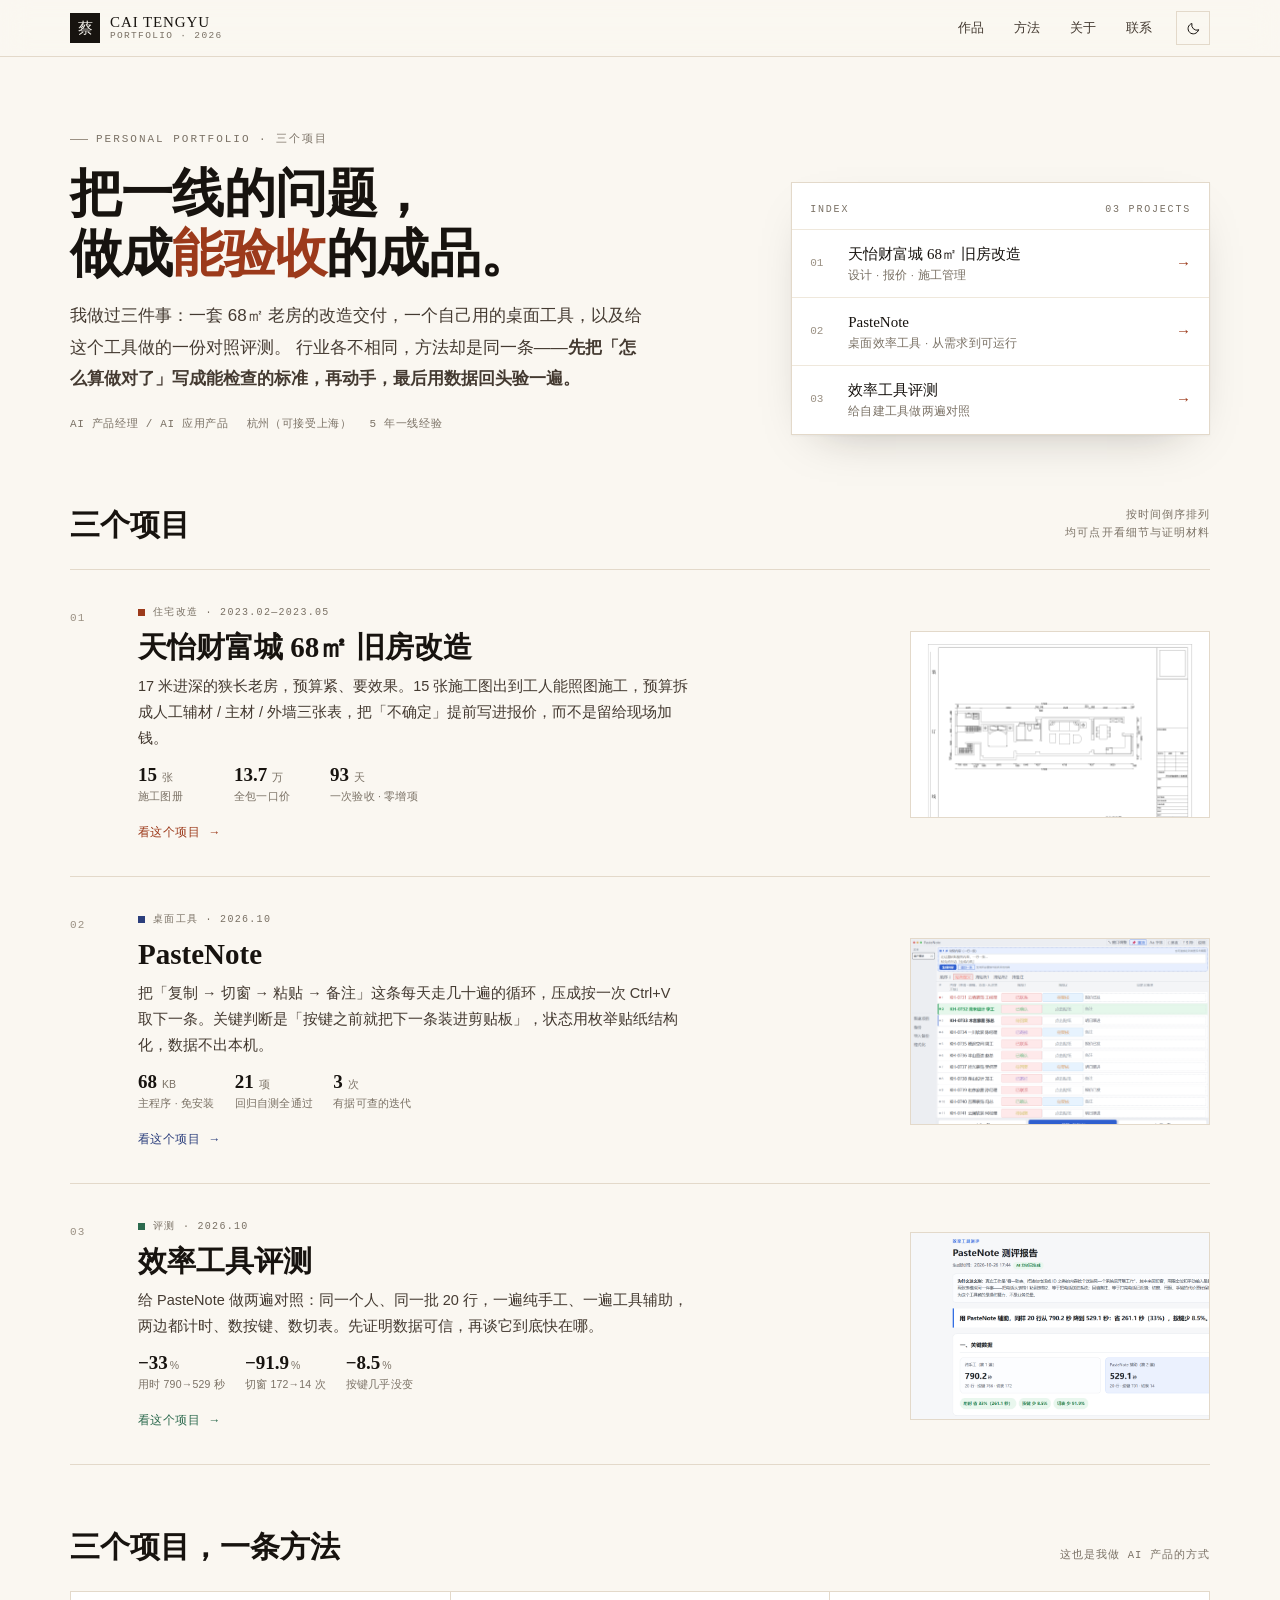
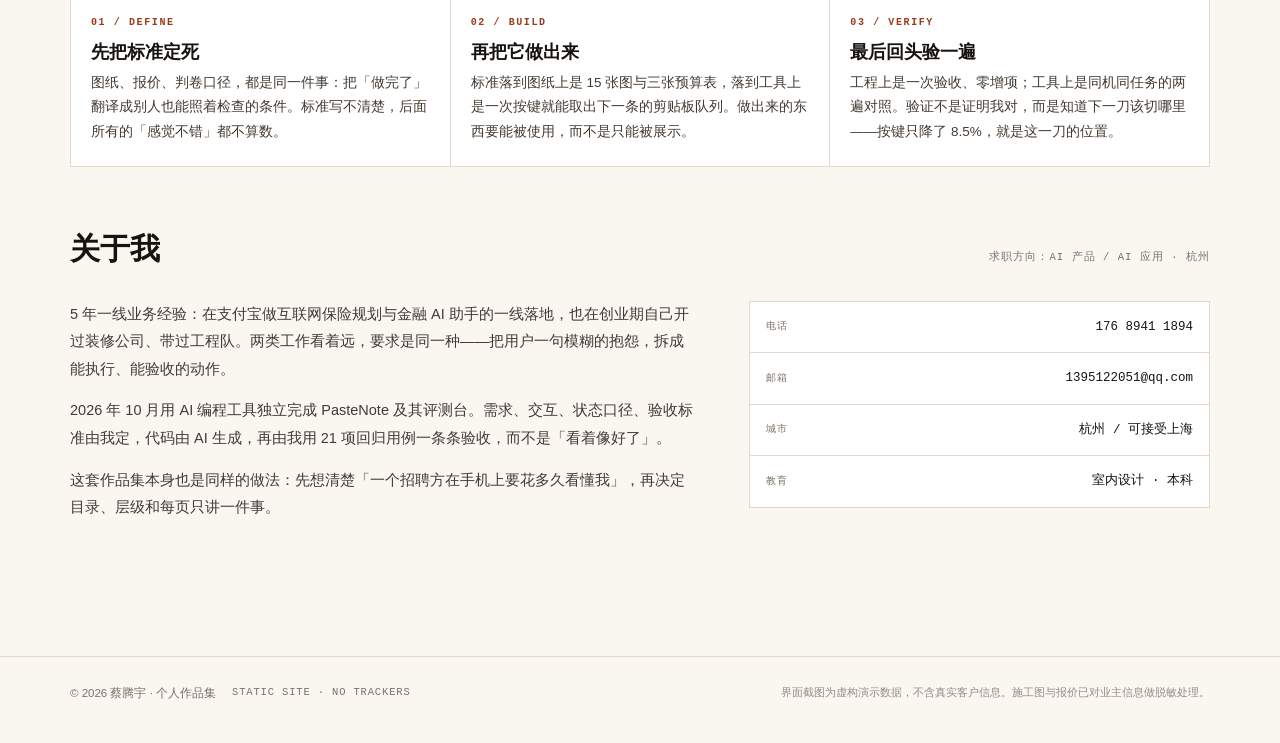
<file: 作品集网站/index.html>
﻿<!DOCTYPE html>
<html lang="zh-CN">
<head>
<meta charset="utf-8">
<meta name="viewport" content="width=device-width, initial-scale=1, viewport-fit=cover">
<title>蔡腾宇 · 作品集 — 定义标准，做出东西，证明有效</title>
<meta name="description" content="蔡腾宇的个人作品集：天怡财富城 68㎡ 旧房改造（设计 · 报价 · 施工管理）、PasteNote 桌面效率工具、以及给它做的两遍对照评测。">
<meta name="author" content="蔡腾宇">
<meta name="theme-color" content="#FAF7F1" media="(prefers-color-scheme: light)">
<meta name="theme-color" content="#12100D" media="(prefers-color-scheme: dark)">
<meta property="og:type" content="website">
<meta property="og:title" content="蔡腾宇 · 作品集">
<meta property="og:description" content="三个项目，一条共同的方法：先定义「怎么算做对了」，再动手，最后用数据验一遍。">
<meta property="og:image" content="assets/img/pn-01-main.png">
<link rel="icon" href="assets/favicon.svg" type="image/svg+xml">
<link rel="stylesheet" href="assets/css/site.css">
</head>
<body>
<a class="skip-link" href="#main">跳到正文</a>

<svg width="0" height="0" style="position:absolute" aria-hidden="true">
  <symbol id="i-moon" viewBox="0 0 24 24"><path d="M20 14.5A8.5 8.5 0 0 1 9.5 4a8.5 8.5 0 1 0 10.5 10.5Z"/></symbol>
  <symbol id="i-sun" viewBox="0 0 24 24"><circle cx="12" cy="12" r="4"/><path d="M12 2v2M12 20v2M4.9 4.9l1.4 1.4M17.7 17.7l1.4 1.4M2 12h2M20 12h2M4.9 19.1l1.4-1.4M17.7 6.3l1.4-1.4"/></symbol>
  <symbol id="i-arrow" viewBox="0 0 24 24"><path d="M4 12h15M13 6l6 6-6 6"/></symbol>
  <symbol id="i-menu" viewBox="0 0 24 24"><path d="M3 6h18M3 12h18M3 18h18"/></symbol>
</svg>

<header class="site-head">
  <div class="shell bar">
    <a class="brand" href="index.html" aria-label="回到首页">
      <span class="mark" aria-hidden="true">蔡</span>
      <span class="txt">
        <span class="name">CAI TENGYU</span>
        <span class="role">Portfolio · 2026</span>
      </span>
    </a>
    <nav class="nav" aria-label="主导航">
      <a href="#works">作品</a>
      <a href="#method">方法</a>
      <a href="#about">关于</a>
      <a href="#contact">联系</a>
    </nav>
    <div class="head-tools">
      <button class="icon-btn" data-theme-toggle aria-label="切换深浅色" aria-pressed="false">
        <svg aria-hidden="true"><use href="#i-moon"/></svg>
      </button>
      <button class="icon-btn menu-btn" data-menu aria-expanded="false" aria-controls="drawer" aria-label="打开菜单">
        <svg aria-hidden="true"><use href="#i-menu"/></svg>
      </button>
    </div>
  </div>
  <div class="drawer" id="drawer">
    <nav aria-label="移动端导航">
      <a href="#works"><span>作品</span><span>01—03</span></a>
      <a href="#method"><span>方法</span><span>HOW</span></a>
      <a href="#about"><span>关于</span><span>ABOUT</span></a>
      <a href="#contact"><span>联系</span><span>CONTACT</span></a>
    </nav>
  </div>
</header>

<main id="main">

  <!-- ============ HERO ============ -->
  <section class="hero">
    <div class="shell inner">
      <div>
        <span class="eyebrow">Personal Portfolio · 三个项目</span>
        <h1>把一线的问题，<br>做成<em>能验收</em>的成品。</h1>
        <p class="lede">
          我做过三件事：一套 68㎡ 老房的改造交付，一个自己用的桌面工具，以及给这个工具做的一份对照评测。
          行业各不相同，方法却是同一条——<b>先把「怎么算做对了」写成能检查的标准，再动手，最后用数据回头验一遍。</b>
        </p>
        <div class="facts">
          <span>AI 产品经理 / AI 应用产品</span>
          <span>杭州（可接受上海）</span>
          <span>5 年一线经验</span>
        </div>
      </div>

      <aside class="index-card" aria-label="项目索引">
        <div class="ttl"><span>Index</span><span>03 Projects</span></div>
        <a href="renovation.html">
          <span class="num">01</span>
          <span class="t">天怡财富城 68㎡ 旧房改造<small>设计 · 报价 · 施工管理</small></span>
          <span class="go" aria-hidden="true">→</span>
        </a>
        <a href="pastenote.html">
          <span class="num">02</span>
          <span class="t">PasteNote<small>桌面效率工具 · 从需求到可运行</small></span>
          <span class="go" aria-hidden="true">→</span>
        </a>
        <a href="review.html">
          <span class="num">03</span>
          <span class="t">效率工具评测<small>给自建工具做两遍对照</small></span>
          <span class="go" aria-hidden="true">→</span>
        </a>
      </aside>
    </div>
  </section>

  <!-- ============ 作品列表 ============ -->
  <section class="section" id="works">
    <div class="shell">
      <div class="section-head">
        <h2>三个项目</h2>
        <div class="note">按时间倒序排列<br>均可点开看细节与证明材料</div>
      </div>

      <a class="proj proj--1 reveal" href="renovation.html">
        <div class="row">
          <div class="num">01</div>
          <div class="body">
            <div class="kicker"><span class="dot"></span>住宅改造 · 2023.02—2023.05</div>
            <h3>天怡财富城 68㎡ 旧房改造</h3>
            <p class="desc">17 米进深的狭长老房，预算紧、要效果。15 张施工图出到工人能照图施工，预算拆成人工辅材 / 主材 / 外墙三张表，把「不确定」提前写进报价，而不是留给现场加钱。</p>
            <div class="metrics">
              <div><b>15<small> 张</small></b><span>施工图册</span></div>
              <div><b>13.7<small> 万</small></b><span>全包一口价</span></div>
              <div><b>93<small> 天</small></b><span>一次验收 · 零增项</span></div>
            </div>
            <span class="arrow">看这个项目 <i>→</i></span>
          </div>
          <div class="thumb"><img src="assets/img/drawings/full/draw-04.png" alt="优化平面图" loading="lazy" width="1400" height="990"></div>
        </div>
      </a>

      <a class="proj proj--2 reveal" href="pastenote.html">
        <div class="row">
          <div class="num">02</div>
          <div class="body">
            <div class="kicker"><span class="dot"></span>桌面工具 · 2026.10</div>
            <h3>PasteNote</h3>
            <p class="desc">把「复制 → 切窗 → 粘贴 → 备注」这条每天走几十遍的循环，压成按一次 Ctrl+V 取下一条。关键判断是「按键之前就把下一条装进剪贴板」，状态用枚举贴纸结构化，数据不出本机。</p>
            <div class="metrics">
              <div><b>68<small> KB</small></b><span>主程序 · 免安装</span></div>
              <div><b>21<small> 项</small></b><span>回归自测全通过</span></div>
              <div><b>3<small> 次</small></b><span>有据可查的迭代</span></div>
            </div>
            <span class="arrow">看这个项目 <i>→</i></span>
          </div>
          <div class="thumb"><img src="assets/img/pn-01-main.png" alt="PasteNote 主界面" loading="lazy" width="1400" height="900"></div>
        </div>
      </a>

      <a class="proj proj--3 reveal" href="review.html">
        <div class="row">
          <div class="num">03</div>
          <div class="body">
            <div class="kicker"><span class="dot"></span>评测 · 2026.10</div>
            <h3>效率工具评测</h3>
            <p class="desc">给 PasteNote 做两遍对照：同一个人、同一批 20 行，一遍纯手工、一遍工具辅助，两边都计时、数按键、数切表。先证明数据可信，再谈它到底快在哪。</p>
            <div class="metrics">
              <div><b>−33<small>%</small></b><span>用时 790→529 秒</span></div>
              <div><b>−91.9<small>%</small></b><span>切窗 172→14 次</span></div>
              <div><b>−8.5<small>%</small></b><span>按键几乎没变</span></div>
            </div>
            <span class="arrow">看这个项目 <i>→</i></span>
          </div>
          <div class="thumb"><img src="assets/img/ev-01-report.png" alt="评测报告" loading="lazy" width="1400" height="900"></div>
        </div>
      </a>
    </div>
  </section>

  <!-- ============ 方法 ============ -->
  <section class="section" id="method" style="padding-top:8px">
    <div class="shell">
      <div class="section-head">
        <h2>三个项目，一条方法</h2>
        <div class="note">这也是我做 AI 产品的方式</div>
      </div>
      <div class="method">
        <div class="cell reveal">
          <b>01 / Define</b>
          <h3>先把标准定死</h3>
          <p>图纸、报价、判卷口径，都是同一件事：把「做完了」翻译成别人也能照着检查的条件。标准写不清楚，后面所有的「感觉不错」都不算数。</p>
        </div>
        <div class="cell reveal">
          <b>02 / Build</b>
          <h3>再把它做出来</h3>
          <p>标准落到图纸上是 15 张图与三张预算表，落到工具上是一次按键就能取出下一条的剪贴板队列。做出来的东西要能被使用，而不是只能被展示。</p>
        </div>
        <div class="cell reveal">
          <b>03 / Verify</b>
          <h3>最后回头验一遍</h3>
          <p>工程上是一次验收、零增项；工具上是同机同任务的两遍对照。验证不是证明我对，而是知道下一刀该切哪里——按键只降了 8.5%，就是这一刀的位置。</p>
        </div>
      </div>
    </div>
  </section>

  <!-- ============ 关于 ============ -->
  <section class="section" id="about" style="padding-top:8px">
    <div class="shell">
      <div class="section-head">
        <h2>关于我</h2>
        <div class="note" id="contact">求职方向：AI 产品 / AI 应用 · 杭州</div>
      </div>
      <div class="about">
        <div class="txt">
          <p>5 年一线业务经验：在支付宝做互联网保险规划与金融 AI 助手的一线落地，也在创业期自己开过装修公司、带过工程队。两类工作看着远，要求是同一种——把用户一句模糊的抱怨，拆成能执行、能验收的动作。</p>
          <p>2026 年 10 月用 AI 编程工具独立完成 PasteNote 及其评测台。需求、交互、状态口径、验收标准由我定，代码由 AI 生成，再由我用 21 项回归用例一条条验收，而不是「看着像好了」。</p>
          <p>这套作品集本身也是同样的做法：先想清楚「一个招聘方在手机上要花多久看懂我」，再决定目录、层级和每页只讲一件事。</p>
        </div>
        <div class="contact">
          <a href="tel:17689411894"><span>电话</span><span>176 8941 1894</span></a>
          <a href="mailto:1395122051@qq.com"><span>邮箱</span><span>1395122051@qq.com</span></a>
          <div><span>城市</span><span>杭州 / 可接受上海</span></div>
          <div><span>教育</span><span>室内设计 · 本科</span></div>
        </div>
      </div>
    </div>
  </section>

</main>

<footer class="site-foot">
  <div class="shell in">
    <div class="top">
      <span>© <span data-year>2026</span> 蔡腾宇 · 个人作品集</span>
      <span class="mono">STATIC SITE · NO TRACKERS</span>
    </div>
    <span style="font-size:11px;opacity:.8">界面截图为虚构演示数据，不含真实客户信息。施工图与报价已对业主信息做脱敏处理。</span>
  </div>
</footer>

<button class="totop" aria-label="返回顶部"><svg width="14" height="14" viewBox="0 0 24 24" fill="none" stroke="currentColor" stroke-width="1.7" stroke-linecap="round" stroke-linejoin="round"><path d="M12 20V5M6 11l6-6 6 6"/></svg></button>
<script src="assets/js/site.js"></script>
</body>
</html>
</file>
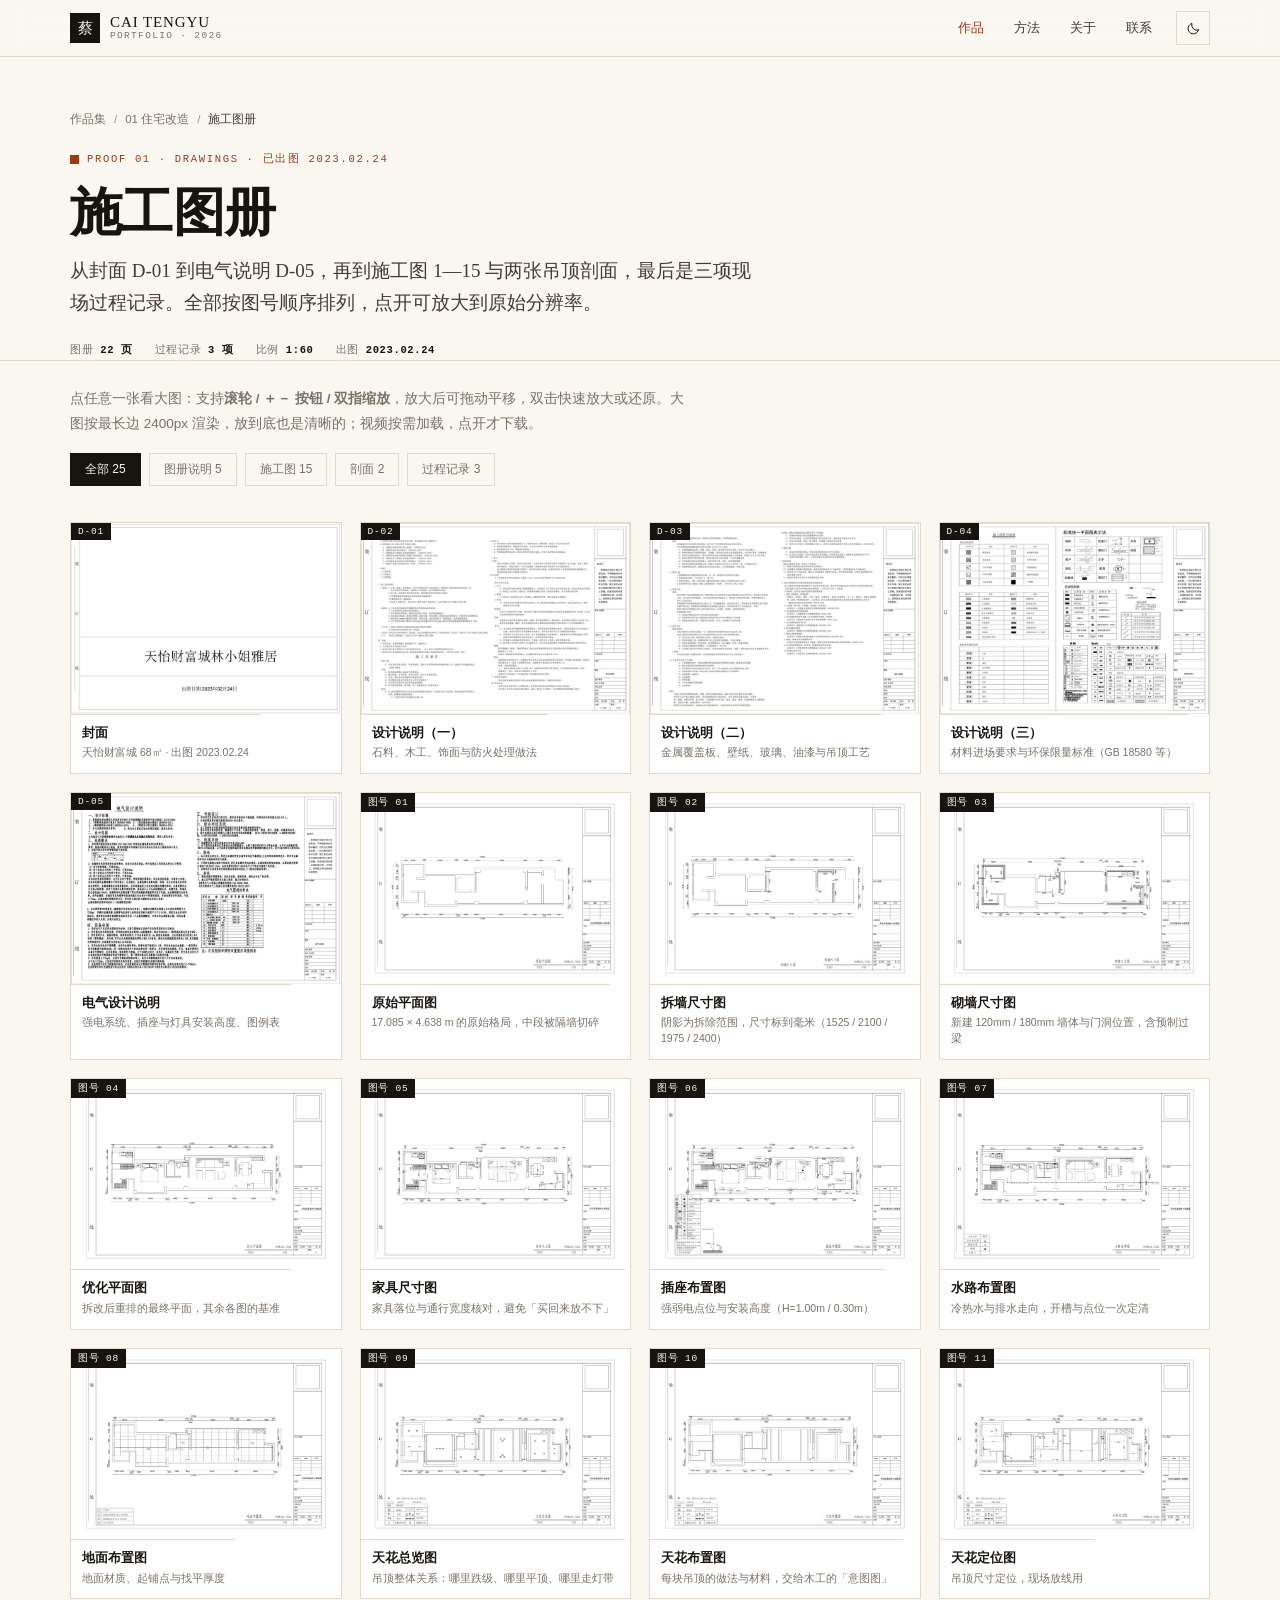
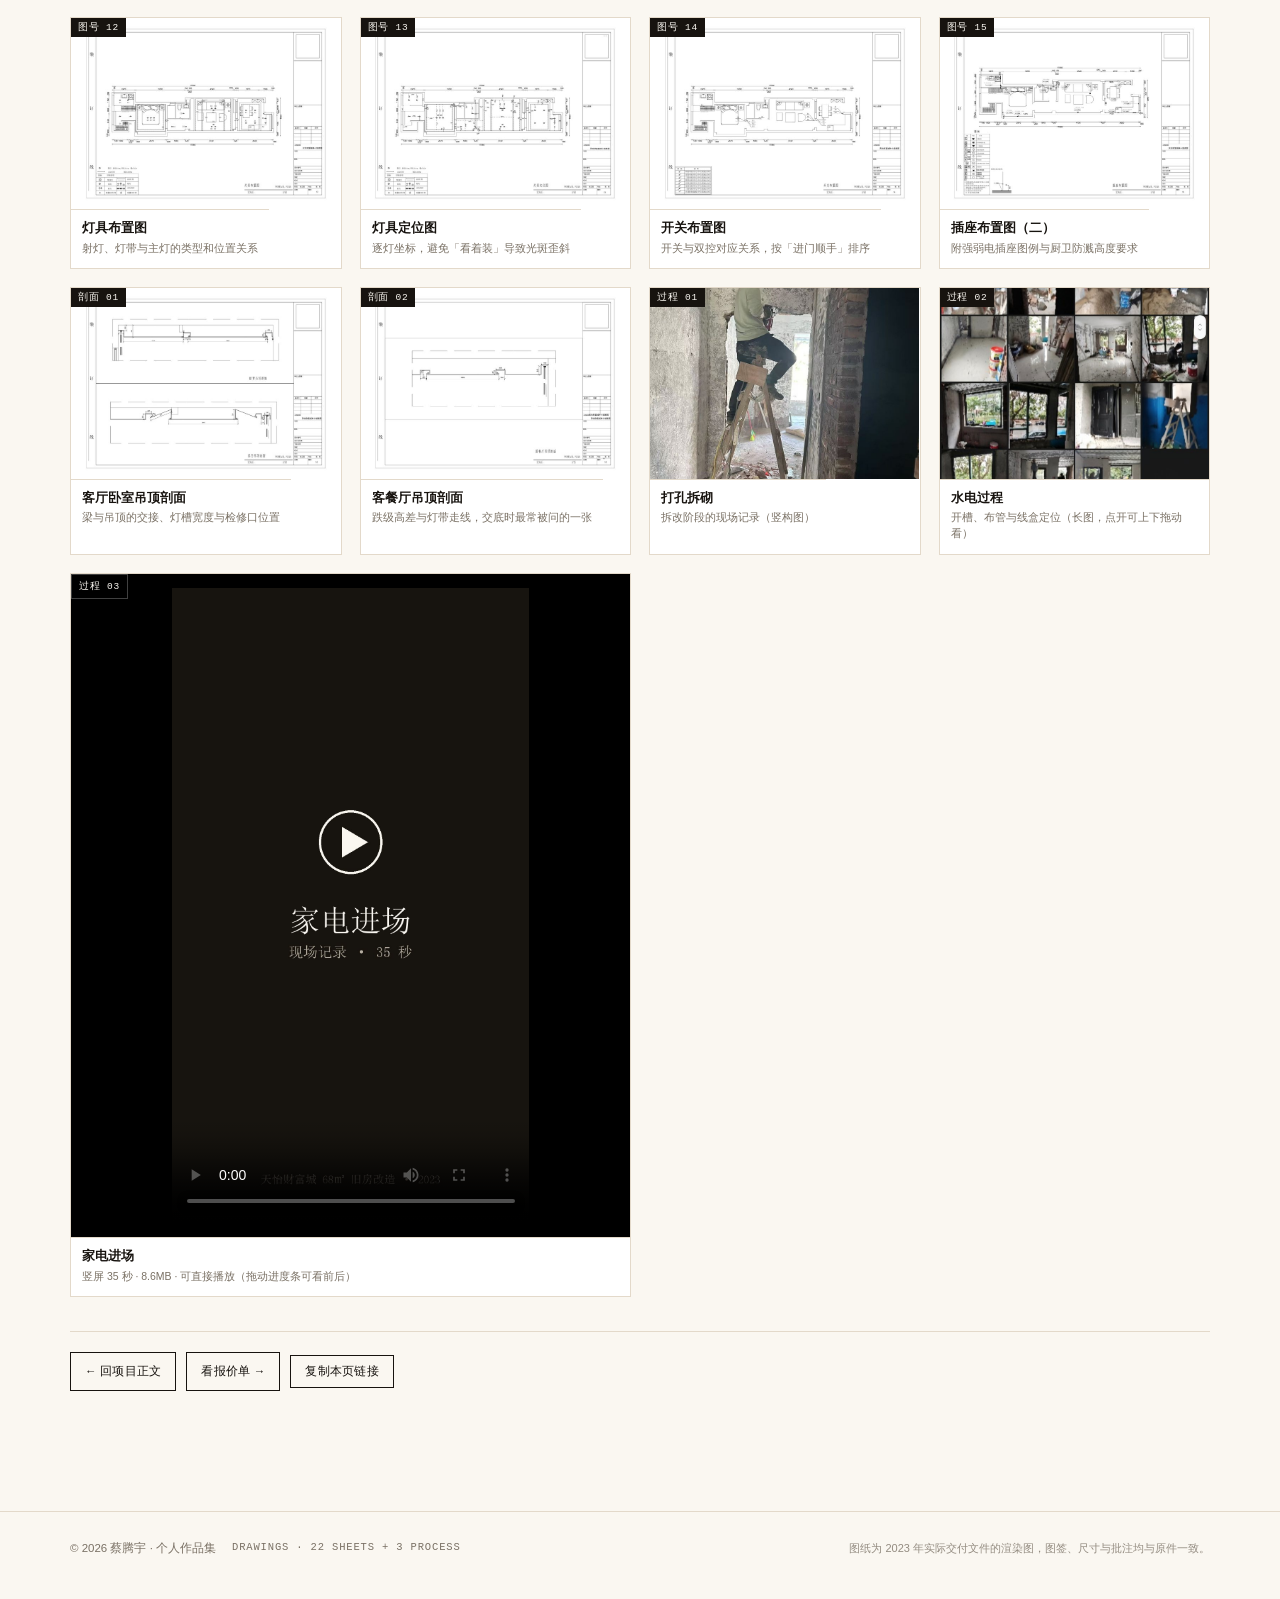
<file: 作品集网站/drawings.html>
﻿<!DOCTYPE html>
<html lang="zh-CN">
<head>
<meta charset="utf-8">
<meta name="viewport" content="width=device-width, initial-scale=1, viewport-fit=cover">
<title>施工图册 · 22 页图纸 + 过程记录 — 天怡财富城 68㎡ 旧房改造</title>
<meta name="description" content="天怡财富城 68㎡ 旧房改造的完整图册：D-01 封面到 D-05 电气说明、施工图 1—15、两张吊顶剖面，附拆砌与水电过程记录。点开可放大到原始分辨率。">
<meta name="theme-color" content="#FAF7F1" media="(prefers-color-scheme: light)">
<meta name="theme-color" content="#12100D" media="(prefers-color-scheme: dark)">
<link rel="icon" href="assets/favicon.svg" type="image/svg+xml">
<link rel="stylesheet" href="assets/css/site.css">
</head>
<body>
<a class="skip-link" href="#main">跳到正文</a>

<svg width="0" height="0" style="position:absolute" aria-hidden="true">
  <symbol id="i-moon" viewBox="0 0 24 24"><path d="M20 14.5A8.5 8.5 0 0 1 9.5 4a8.5 8.5 0 1 0 10.5 10.5Z"/></symbol>
  <symbol id="i-sun" viewBox="0 0 24 24"><circle cx="12" cy="12" r="4"/><path d="M12 2v2M12 20v2M4.9 4.9l1.4 1.4M17.7 17.7l1.4 1.4M2 12h2M20 12h2M4.9 19.1l1.4-1.4M17.7 6.3l1.4-1.4"/></symbol>
  <symbol id="i-menu" viewBox="0 0 24 24"><path d="M3 6h18M3 12h18M3 18h18"/></symbol>
</svg>

<header class="site-head">
  <div class="shell bar">
    <a class="brand" href="index.html" aria-label="回到首页">
      <span class="mark" aria-hidden="true">蔡</span>
      <span class="txt"><span class="name">CAI TENGYU</span><span class="role">Portfolio · 2026</span></span>
    </a>
    <nav class="nav" aria-label="主导航">
      <a href="index.html#works" aria-current="page">作品</a>
      <a href="index.html#method">方法</a>
      <a href="index.html#about">关于</a>
      <a href="index.html#contact">联系</a>
    </nav>
    <div class="head-tools">
      <button class="icon-btn" data-theme-toggle aria-label="切换深浅色" aria-pressed="false"><svg aria-hidden="true"><use href="#i-moon"/></svg></button>
      <button class="icon-btn menu-btn" data-menu aria-expanded="false" aria-controls="drawer" aria-label="打开菜单"><svg aria-hidden="true"><use href="#i-menu"/></svg></button>
    </div>
  </div>
  <div class="drawer" id="drawer">
    <nav aria-label="移动端导航">
      <a href="index.html#works"><span>作品</span><span>01—03</span></a>
      <a href="index.html#method"><span>方法</span><span>HOW</span></a>
      <a href="index.html#about"><span>关于</span><span>ABOUT</span></a>
      <a href="index.html#contact"><span>联系</span><span>CONTACT</span></a>
    </nav>
  </div>
</header>

<main id="main">
  <div class="proj-hero" style="--c1:#9C3A1B">
    <div class="shell">
      <div class="crumb"><a href="index.html">作品集</a><span class="sep">/</span><a href="renovation.html">01 住宅改造</a><span class="sep">/</span><span class="cur">施工图册</span></div>
      <div class="tag"><span class="sq"></span>Proof 01 · Drawings · 已出图 2023.02.24</div>
      <h1>施工图册</h1>
      <p class="sub">从封面 D-01 到电气说明 D-05，再到施工图 1—15 与两张吊顶剖面，最后是三项现场过程记录。全部按图号顺序排列，点开可放大到原始分辨率。</p>
      <div class="meta">
        <span>图册 <b>22 页</b></span>
        <span>过程记录 <b>3 项</b></span>
        <span>比例 <b>1:60</b></span>
        <span>出图 <b>2023.02.24</b></span>
      </div>
    </div>
  </div>

  <section class="section" style="padding-top:26px">
    <div class="shell">
      <p style="max-width:46em;font-size:13.5px;line-height:1.85;color:var(--sub);margin:0 0 6px">
        点任意一张看大图：支持<strong>滚轮 / ＋－ 按钮 / 双指缩放</strong>，放大后可拖动平移，双击快速放大或还原。大图按最长边 2400px 渲染，放到底也是清晰的；视频按需加载，点开才下载。
      </p>

      <div class="filters" data-filters role="group" aria-label="按类别筛选">
        <button data-filter="all" aria-pressed="true">全部 25</button>
        <button data-filter="sheet" aria-pressed="false">图册说明 5</button>
        <button data-filter="draw" aria-pressed="false">施工图 15</button>
        <button data-filter="sec" aria-pressed="false">剖面 2</button>
        <button data-filter="proc" aria-pressed="false">过程记录 3</button>
      </div>

      <div class="gallery">

        <!-- ============ 图册说明 D-01 — D-05 ============ -->
        <button class="cell" data-cat="sheet" data-zoom data-full="assets/img/drawings/full/d01-cover.png" data-title="D-01 · 封面 · 出图日期 2023.02.24">
          <span class="ph"><img src="assets/img/drawings/thumb/d01-cover.jpg" alt="图册封面" loading="lazy" width="760" height="537"></span>
          <span class="no">D-01</span>
          <span class="cap"><b>封面</b><span>天怡财富城 68㎡ · 出图 2023.02.24</span></span>
        </button>

        <button class="cell" data-cat="sheet" data-zoom data-full="assets/img/drawings/full/d02-spec.jpg" data-title="D-02 · 设计说明（一）施工与制作">
          <span class="ph"><img src="assets/img/drawings/thumb/d02-spec.jpg" alt="设计说明 D-02" loading="lazy" width="760" height="537"></span>
          <span class="no">D-02</span>
          <span class="cap"><b>设计说明（一）</b><span>石料、木工、饰面与防火处理做法</span></span>
        </button>

        <button class="cell" data-cat="sheet" data-zoom data-full="assets/img/drawings/full/d03-spec.jpg" data-title="D-03 · 设计说明（二）工序工艺">
          <span class="ph"><img src="assets/img/drawings/thumb/d03-spec.jpg" alt="设计说明 D-03" loading="lazy" width="760" height="537"></span>
          <span class="no">D-03</span>
          <span class="cap"><b>设计说明（二）</b><span>金属覆盖板、壁纸、玻璃、油漆与吊顶工艺</span></span>
        </button>

        <button class="cell" data-cat="sheet" data-zoom data-full="assets/img/drawings/full/d04-spec.jpg" data-title="D-04 · 设计说明（三）材料与环保">
          <span class="ph"><img src="assets/img/drawings/thumb/d04-spec.jpg" alt="设计说明 D-04" loading="lazy" width="760" height="537"></span>
          <span class="no">D-04</span>
          <span class="cap"><b>设计说明（三）</b><span>材料进场要求与环保限量标准（GB 18580 等）</span></span>
        </button>

        <button class="cell" data-cat="sheet" data-zoom data-full="assets/img/drawings/full/d05-electric.jpg" data-title="D-05 · 电气设计说明">
          <span class="ph"><img src="assets/img/drawings/thumb/d05-electric.jpg" alt="电气设计说明 D-05" loading="lazy" width="760" height="537"></span>
          <span class="no">D-05</span>
          <span class="cap"><b>电气设计说明</b><span>强电系统、插座与灯具安装高度、图例表</span></span>
        </button>

        <!-- ============ 施工图 1 — 15 ============ -->
        <button class="cell" data-cat="draw" data-zoom data-full="assets/img/drawings/full/draw-01.png" data-title="图号 1 · 原始平面图 · 1:60">
          <span class="ph"><img src="assets/img/drawings/thumb/draw-01.jpg" alt="原始平面图" loading="lazy" width="760" height="537"></span>
          <span class="no">图号 01</span>
          <span class="cap"><b>原始平面图</b><span>17.085 × 4.638 m 的原始格局，中段被隔墙切碎</span></span>
        </button>

        <button class="cell" data-cat="draw" data-zoom data-full="assets/img/drawings/full/draw-02.png" data-title="图号 2 · 拆墙尺寸图 · 1:60">
          <span class="ph"><img src="assets/img/drawings/thumb/draw-02.jpg" alt="拆墙尺寸图" loading="lazy" width="760" height="537"></span>
          <span class="no">图号 02</span>
          <span class="cap"><b>拆墙尺寸图</b><span>阴影为拆除范围，尺寸标到毫米（1525 / 2100 / 1975 / 2400）</span></span>
        </button>

        <button class="cell" data-cat="draw" data-zoom data-full="assets/img/drawings/full/draw-03.png" data-title="图号 3 · 砌墙尺寸图 · 1:60">
          <span class="ph"><img src="assets/img/drawings/thumb/draw-03.jpg" alt="砌墙尺寸图" loading="lazy" width="760" height="537"></span>
          <span class="no">图号 03</span>
          <span class="cap"><b>砌墙尺寸图</b><span>新建 120mm / 180mm 墙体与门洞位置，含预制过梁</span></span>
        </button>

        <button class="cell" data-cat="draw" data-zoom data-full="assets/img/drawings/full/draw-04.png" data-title="图号 4 · 优化平面图 · 1:60">
          <span class="ph"><img src="assets/img/drawings/thumb/draw-04.jpg" alt="优化平面图" loading="lazy" width="760" height="537"></span>
          <span class="no">图号 04</span>
          <span class="cap"><b>优化平面图</b><span>拆改后重排的最终平面，其余各图的基准</span></span>
        </button>

        <button class="cell" data-cat="draw" data-zoom data-full="assets/img/drawings/full/draw-05.png" data-title="图号 5 · 家具尺寸图 · 1:60">
          <span class="ph"><img src="assets/img/drawings/thumb/draw-05.jpg" alt="家具尺寸图" loading="lazy" width="760" height="537"></span>
          <span class="no">图号 05</span>
          <span class="cap"><b>家具尺寸图</b><span>家具落位与通行宽度核对，避免「买回来放不下」</span></span>
        </button>

        <button class="cell" data-cat="draw" data-zoom data-full="assets/img/drawings/full/draw-06.png" data-title="图号 6 · 插座布置图 · 1:60">
          <span class="ph"><img src="assets/img/drawings/thumb/draw-06.jpg" alt="插座布置图（图号 6）" loading="lazy" width="760" height="537"></span>
          <span class="no">图号 06</span>
          <span class="cap"><b>插座布置图</b><span>强弱电点位与安装高度（H=1.00m / 0.30m）</span></span>
        </button>

        <button class="cell" data-cat="draw" data-zoom data-full="assets/img/drawings/full/draw-07.png" data-title="图号 7 · 水路布置图 · 1:60">
          <span class="ph"><img src="assets/img/drawings/thumb/draw-07.jpg" alt="水路布置图" loading="lazy" width="760" height="537"></span>
          <span class="no">图号 07</span>
          <span class="cap"><b>水路布置图</b><span>冷热水与排水走向，开槽与点位一次定清</span></span>
        </button>

        <button class="cell" data-cat="draw" data-zoom data-full="assets/img/drawings/full/draw-08.png" data-title="图号 8 · 地面布置图 · 1:60">
          <span class="ph"><img src="assets/img/drawings/thumb/draw-08.jpg" alt="地面布置图" loading="lazy" width="760" height="537"></span>
          <span class="no">图号 08</span>
          <span class="cap"><b>地面布置图</b><span>地面材质、起铺点与找平厚度</span></span>
        </button>

        <button class="cell" data-cat="draw" data-zoom data-full="assets/img/drawings/full/draw-09.png" data-title="图号 9 · 天花总览图 · 1:60">
          <span class="ph"><img src="assets/img/drawings/thumb/draw-09.jpg" alt="天花总览图" loading="lazy" width="760" height="537"></span>
          <span class="no">图号 09</span>
          <span class="cap"><b>天花总览图</b><span>吊顶整体关系：哪里跌级、哪里平顶、哪里走灯带</span></span>
        </button>

        <button class="cell" data-cat="draw" data-zoom data-full="assets/img/drawings/full/draw-10.png" data-title="图号 10 · 天花布置图 · 1:60">
          <span class="ph"><img src="assets/img/drawings/thumb/draw-10.jpg" alt="天花布置图" loading="lazy" width="760" height="537"></span>
          <span class="no">图号 10</span>
          <span class="cap"><b>天花布置图</b><span>每块吊顶的做法与材料，交给木工的「意图图」</span></span>
        </button>

        <button class="cell" data-cat="draw" data-zoom data-full="assets/img/drawings/full/draw-11.png" data-title="图号 11 · 天花定位图 · 1:60">
          <span class="ph"><img src="assets/img/drawings/thumb/draw-11.jpg" alt="天花定位图" loading="lazy" width="760" height="537"></span>
          <span class="no">图号 11</span>
          <span class="cap"><b>天花定位图</b><span>吊顶尺寸定位，现场放线用</span></span>
        </button>

        <button class="cell" data-cat="draw" data-zoom data-full="assets/img/drawings/full/draw-12.png" data-title="图号 12 · 灯具布置图 · 1:60">
          <span class="ph"><img src="assets/img/drawings/thumb/draw-12.jpg" alt="灯具布置图" loading="lazy" width="760" height="537"></span>
          <span class="no">图号 12</span>
          <span class="cap"><b>灯具布置图</b><span>射灯、灯带与主灯的类型和位置关系</span></span>
        </button>

        <button class="cell" data-cat="draw" data-zoom data-full="assets/img/drawings/full/draw-13.png" data-title="图号 13 · 灯具定位图 · 1:60">
          <span class="ph"><img src="assets/img/drawings/thumb/draw-13.jpg" alt="灯具定位图" loading="lazy" width="760" height="537"></span>
          <span class="no">图号 13</span>
          <span class="cap"><b>灯具定位图</b><span>逐灯坐标，避免「看着装」导致光斑歪斜</span></span>
        </button>

        <button class="cell" data-cat="draw" data-zoom data-full="assets/img/drawings/full/draw-14.png" data-title="图号 14 · 开关布置图 · 1:60">
          <span class="ph"><img src="assets/img/drawings/thumb/draw-14.jpg" alt="开关布置图" loading="lazy" width="760" height="537"></span>
          <span class="no">图号 14</span>
          <span class="cap"><b>开关布置图</b><span>开关与双控对应关系，按「进门顺手」排序</span></span>
        </button>

        <button class="cell" data-cat="draw" data-zoom data-full="assets/img/drawings/full/draw-15.png" data-title="图号 15 · 插座布置图（含弱电图例）· 1:60">
          <span class="ph"><img src="assets/img/drawings/thumb/draw-15.jpg" alt="插座布置图（图号 15）" loading="lazy" width="760" height="537"></span>
          <span class="no">图号 15</span>
          <span class="cap"><b>插座布置图（二）</b><span>附强弱电插座图例与厨卫防溅高度要求</span></span>
        </button>

        <!-- ============ 剖面 ============ -->
        <button class="cell" data-cat="sec" data-zoom data-full="assets/img/drawings/full/sec-01.png" data-title="剖面 · 客厅卧室吊顶剖面 · 1:60">
          <span class="ph"><img src="assets/img/drawings/thumb/sec-01.jpg" alt="客厅卧室吊顶剖面" loading="lazy" width="760" height="537"></span>
          <span class="no">剖面 01</span>
          <span class="cap"><b>客厅卧室吊顶剖面</b><span>梁与吊顶的交接、灯槽宽度与检修口位置</span></span>
        </button>

        <button class="cell" data-cat="sec" data-zoom data-full="assets/img/drawings/full/sec-02.png" data-title="剖面 · 客餐厅吊顶剖面 · 1:60">
          <span class="ph"><img src="assets/img/drawings/thumb/sec-02.jpg" alt="客餐厅吊顶剖面" loading="lazy" width="760" height="537"></span>
          <span class="no">剖面 02</span>
          <span class="cap"><b>客餐厅吊顶剖面</b><span>跌级高差与灯带走线，交底时最常被问的一张</span></span>
        </button>

        <!-- ============ 过程记录 ============ -->
        <button class="cell" data-cat="proc" data-zoom data-full="assets/img/drawings/full/proc-01.jpg" data-title="过程 01 · 打孔拆砌 · 现场照片">
          <span class="ph"><img src="assets/img/drawings/thumb/proc-01.jpg" alt="打孔拆砌过程照片" loading="lazy" width="760" height="570"></span>
          <span class="no">过程 01</span>
          <span class="cap"><b>打孔拆砌</b><span>拆改阶段的现场记录（竖构图）</span></span>
        </button>

        <button class="cell" data-cat="proc" data-zoom data-full="assets/img/drawings/full/proc-02.jpg" data-title="过程 02 · 水电过程 · 现场长图">
          <span class="ph"><img src="assets/img/drawings/thumb/proc-02.jpg" alt="水电过程现场照片" loading="lazy" width="760" height="570"></span>
          <span class="no">过程 02</span>
          <span class="cap"><b>水电过程</b><span>开槽、布管与线盒定位（长图，点开可上下拖动看）</span></span>
        </button>

        <div class="cell cell--video" data-cat="proc">
          <span class="ph ph--video">
            <video controls playsinline preload="metadata" poster="assets/img/drawings/full/proc-video.jpg" width="544" height="960">
              <source src="assets/media/process-appliances.mp4" type="video/mp4">
              你的浏览器不支持内嵌视频，<a href="assets/media/process-appliances.mp4">点此下载视频</a>。
            </video>
          </span>
          <span class="no">过程 03</span>
          <span class="cap"><b>家电进场</b><span>竖屏 35 秒 · 8.6MB · 可直接播放（拖动进度条可看前后）</span></span>
        </div>
      </div>

      <div class="share" style="margin-top:34px">
        <a class="btn" href="renovation.html">← 回项目正文</a>
        <a class="btn" href="quote.html">看报价单 →</a>
        <button class="btn" data-share>复制本页链接</button>
      </div>
    </div>
  </section>
</main>

<footer class="site-foot">
  <div class="shell in">
    <div class="top">
      <span>© <span data-year>2026</span> 蔡腾宇 · 个人作品集</span>
      <span class="mono">DRAWINGS · 22 SHEETS + 3 PROCESS</span>
    </div>
    <span style="font-size:11px;opacity:.8">图纸为 2023 年实际交付文件的渲染图，图签、尺寸与批注均与原件一致。</span>
  </div>
</footer>

<div class="lb" aria-hidden="true" role="dialog" aria-label="图片查看">
  <button class="close" data-lb-close aria-label="关闭">×</button>
  <button class="nav prev" data-lb-nav="prev" aria-label="上一张">‹</button>
  <button class="nav next" data-lb-nav="next" aria-label="下一张">›</button>
  <div class="stage"><img alt=""></div>
  <div class="zoombar">
    <button type="button" data-zc="out" aria-label="缩小">−</button>
    <button type="button" data-zc="fit" aria-label="适应屏幕">适应</button>
    <button type="button" data-zc="in" aria-label="放大">＋</button>
  </div>
  <div class="bar">
    <span class="nn">01 / 25</span>
    <span class="tt"></span>
    <span class="act"><a href="#" data-full-link target="_blank" rel="noopener">原图</a></span>
  </div>
</div>


<button class="totop" aria-label="返回顶部"><svg width="14" height="14" viewBox="0 0 24 24" fill="none" stroke="currentColor" stroke-width="1.7" stroke-linecap="round" stroke-linejoin="round"><path d="M12 20V5M6 11l6-6 6 6"/></svg></button>
<script src="assets/js/site.js"></script>
</body>
</html>
</file>
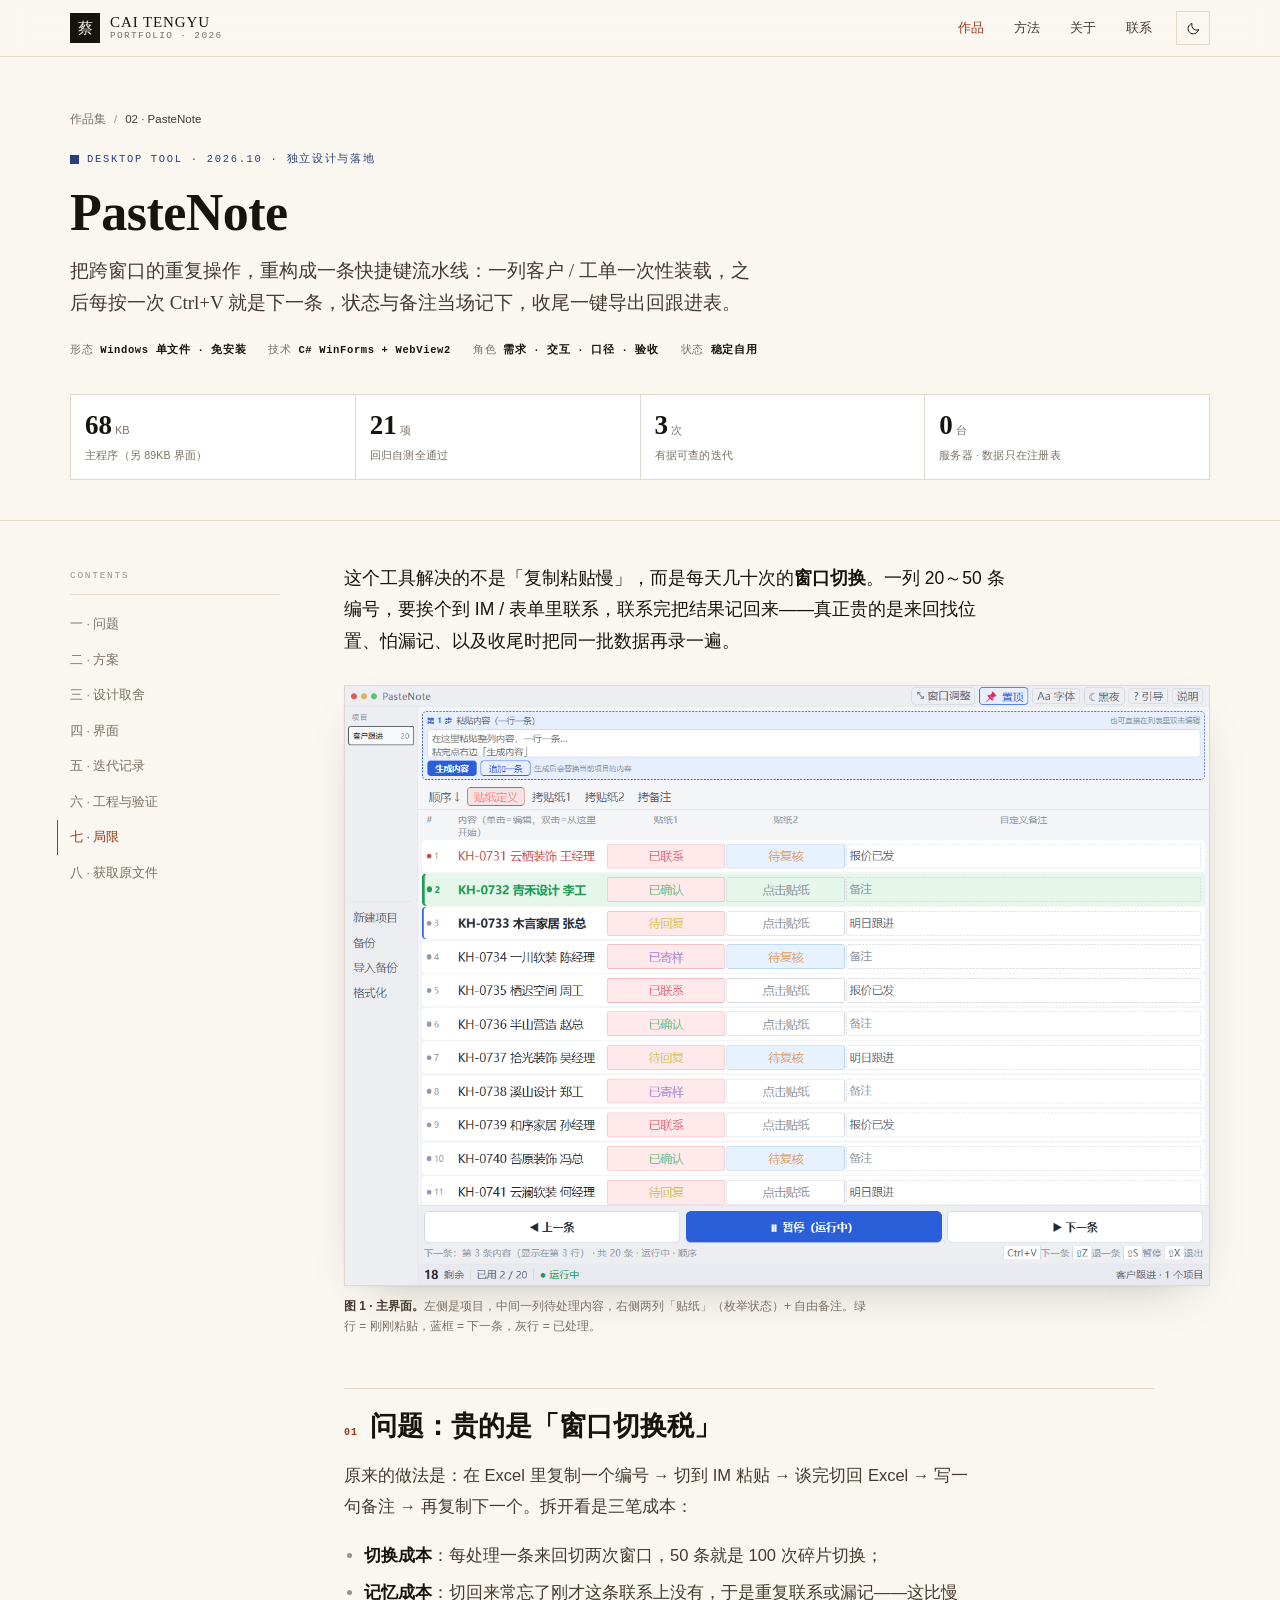
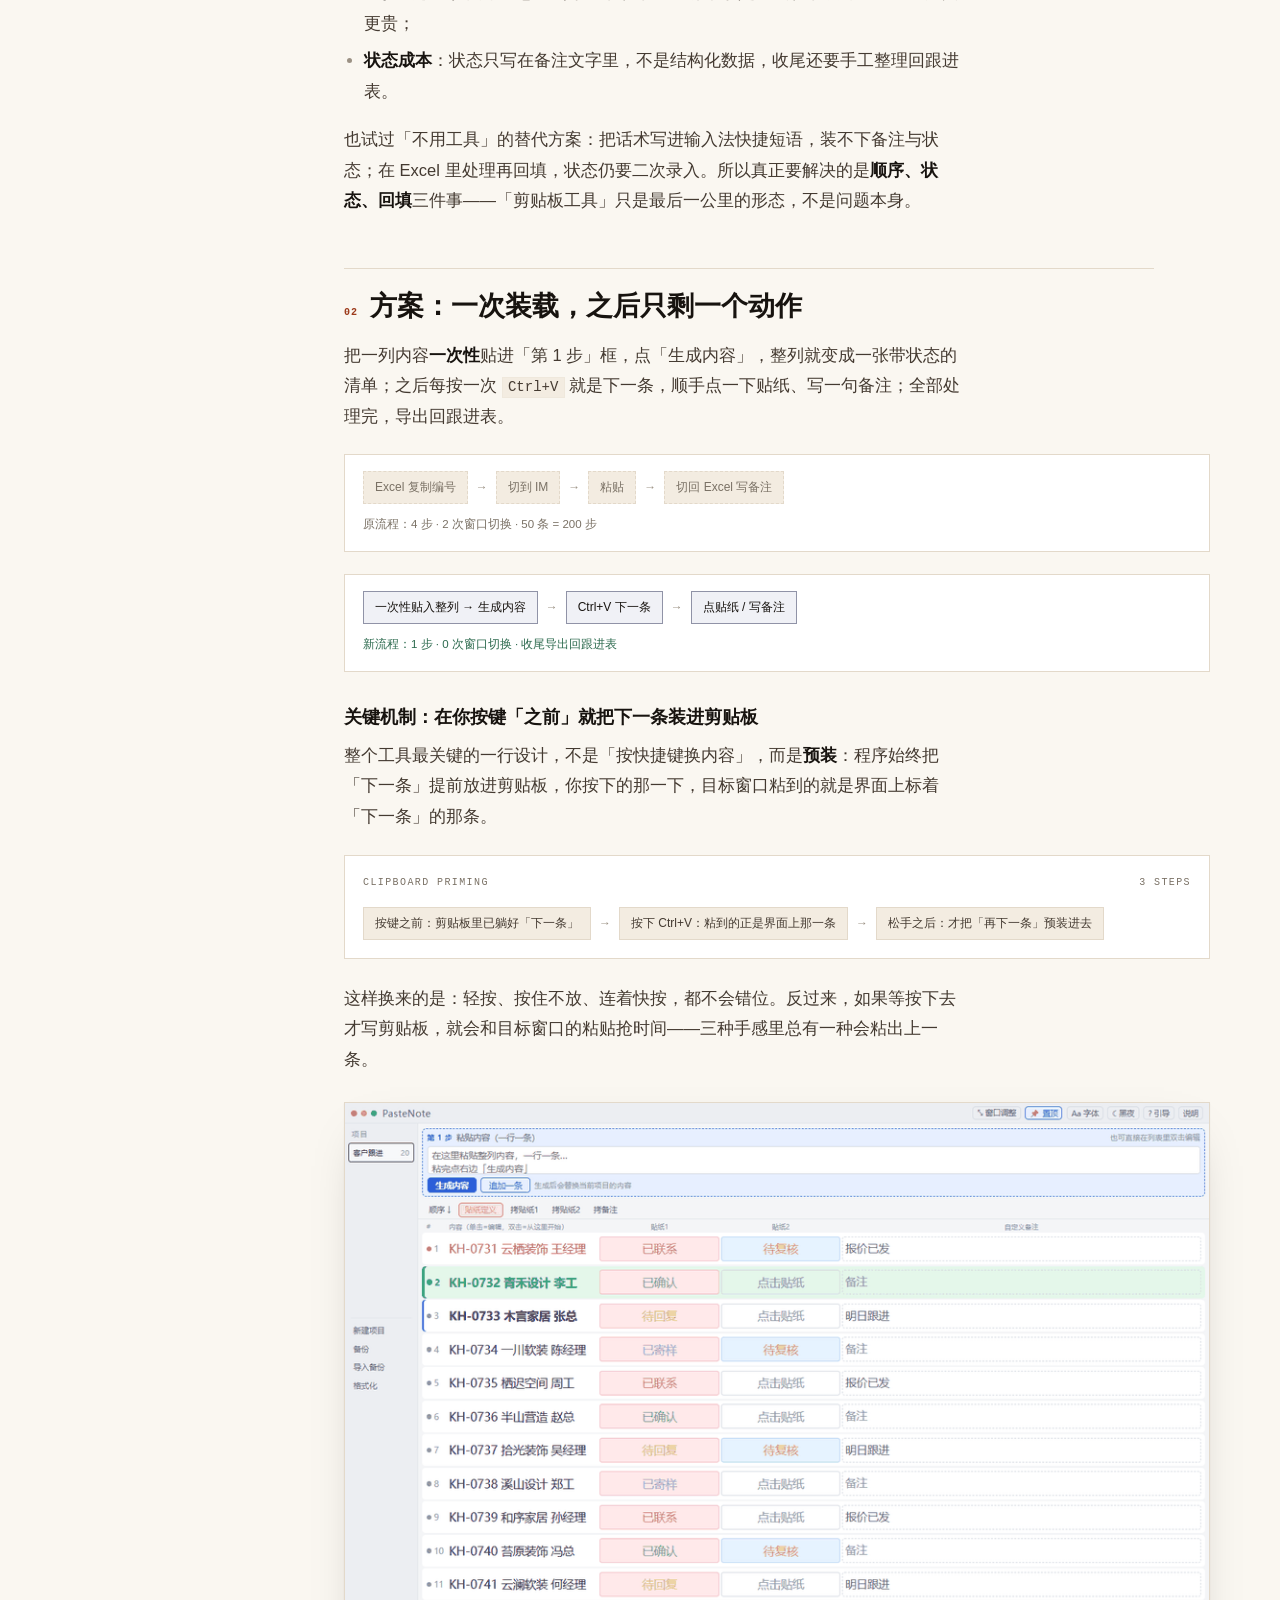
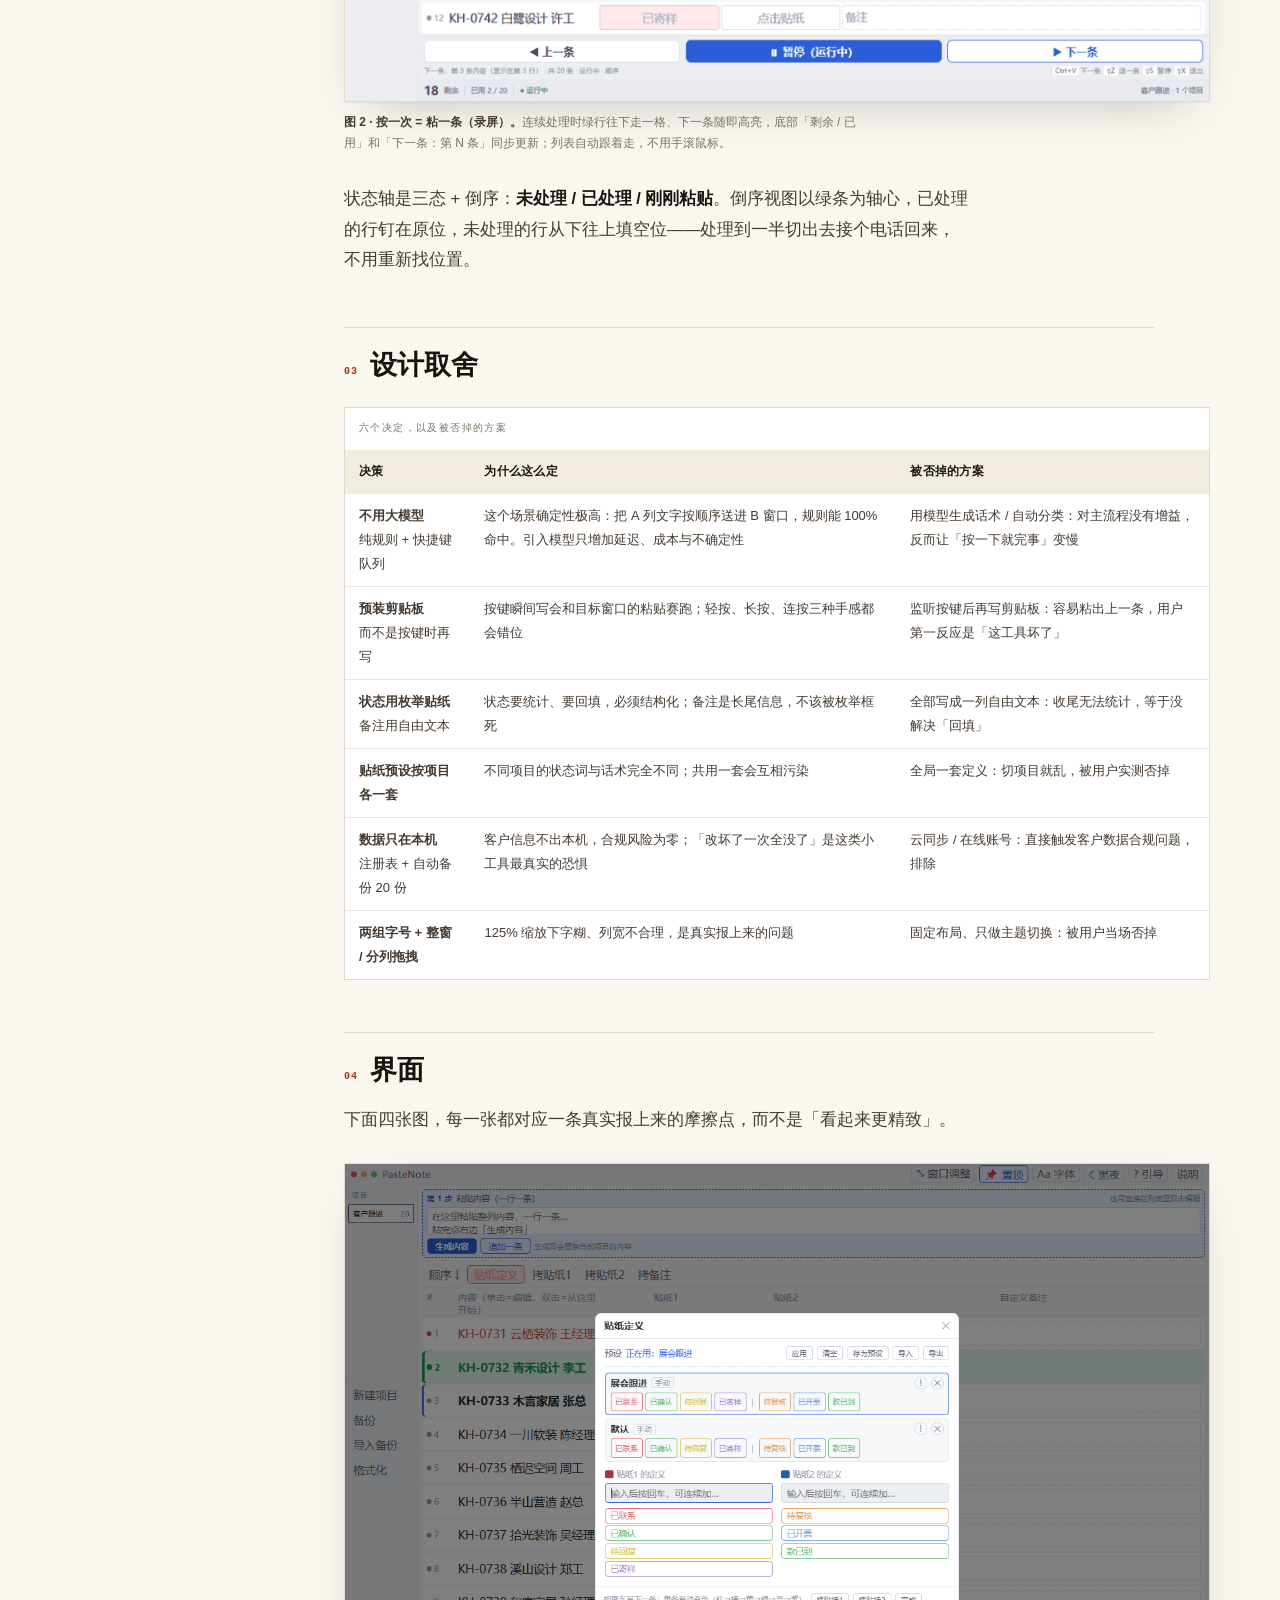
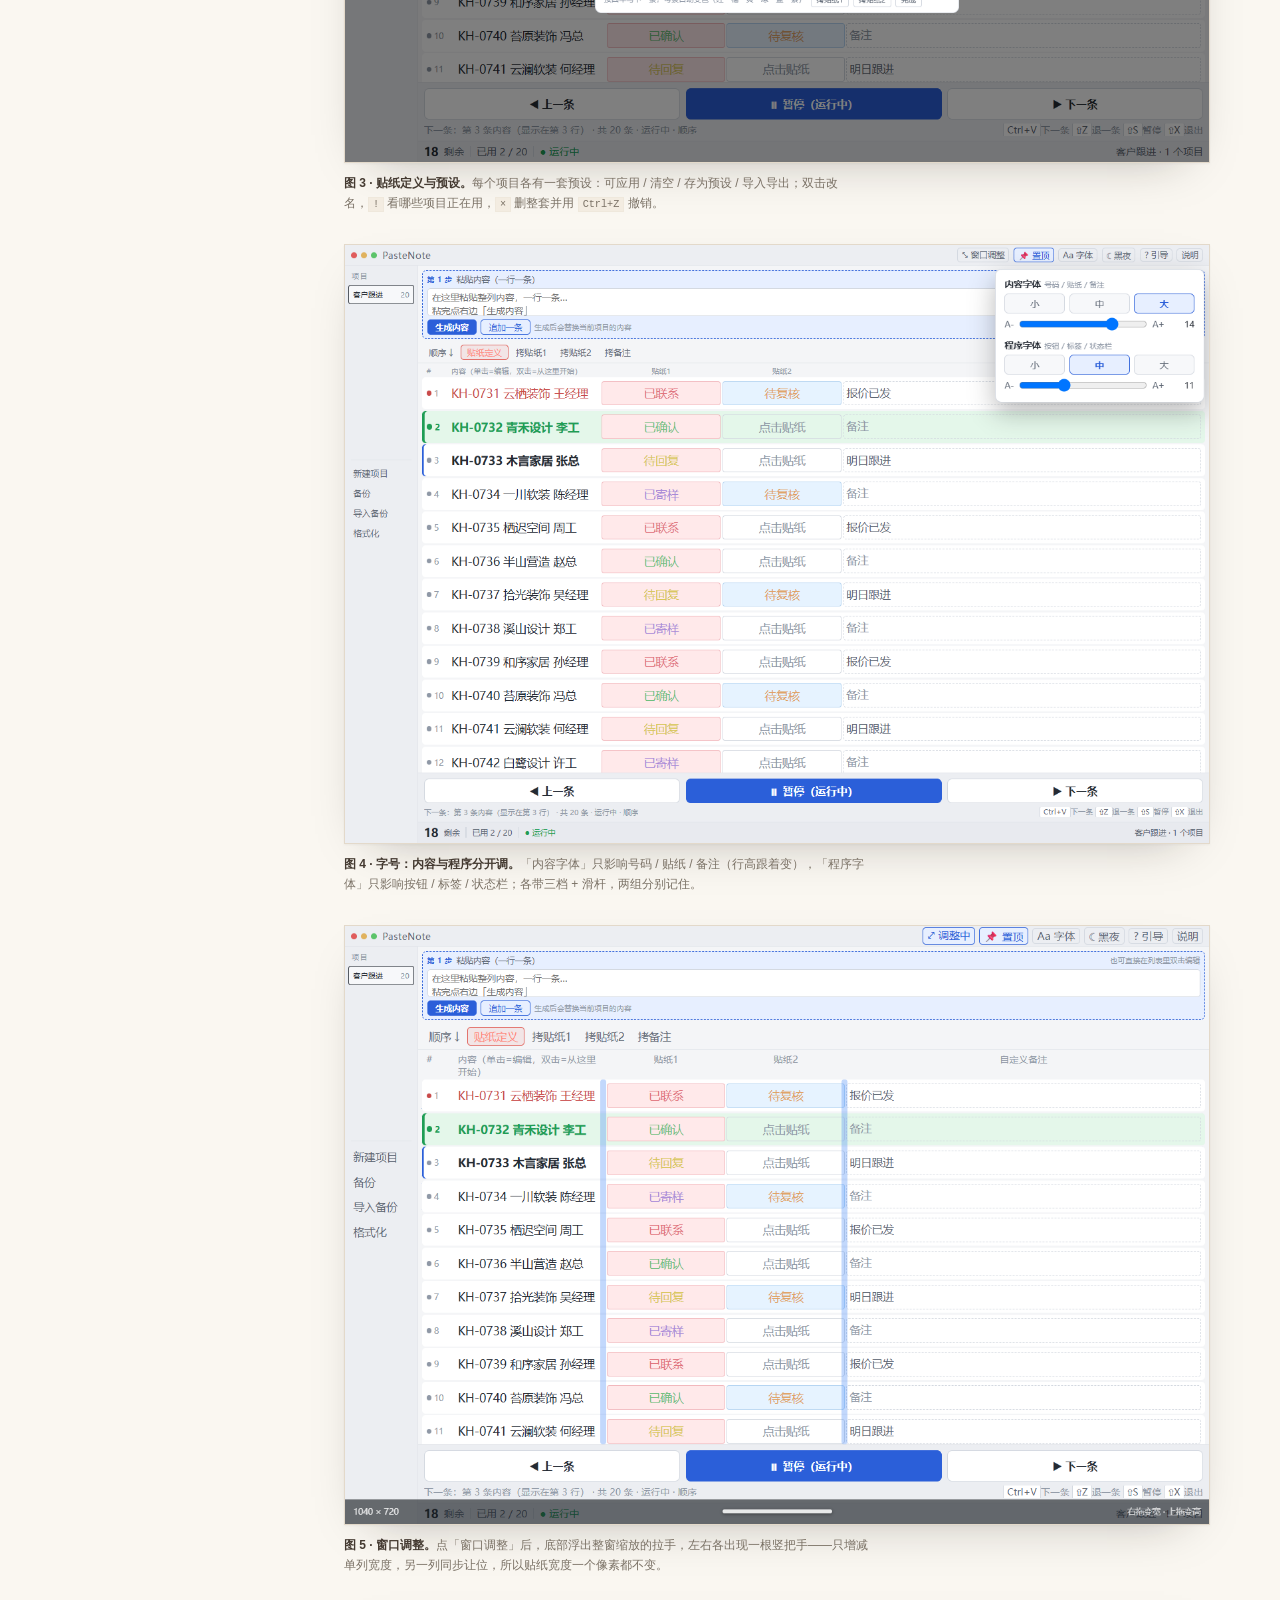
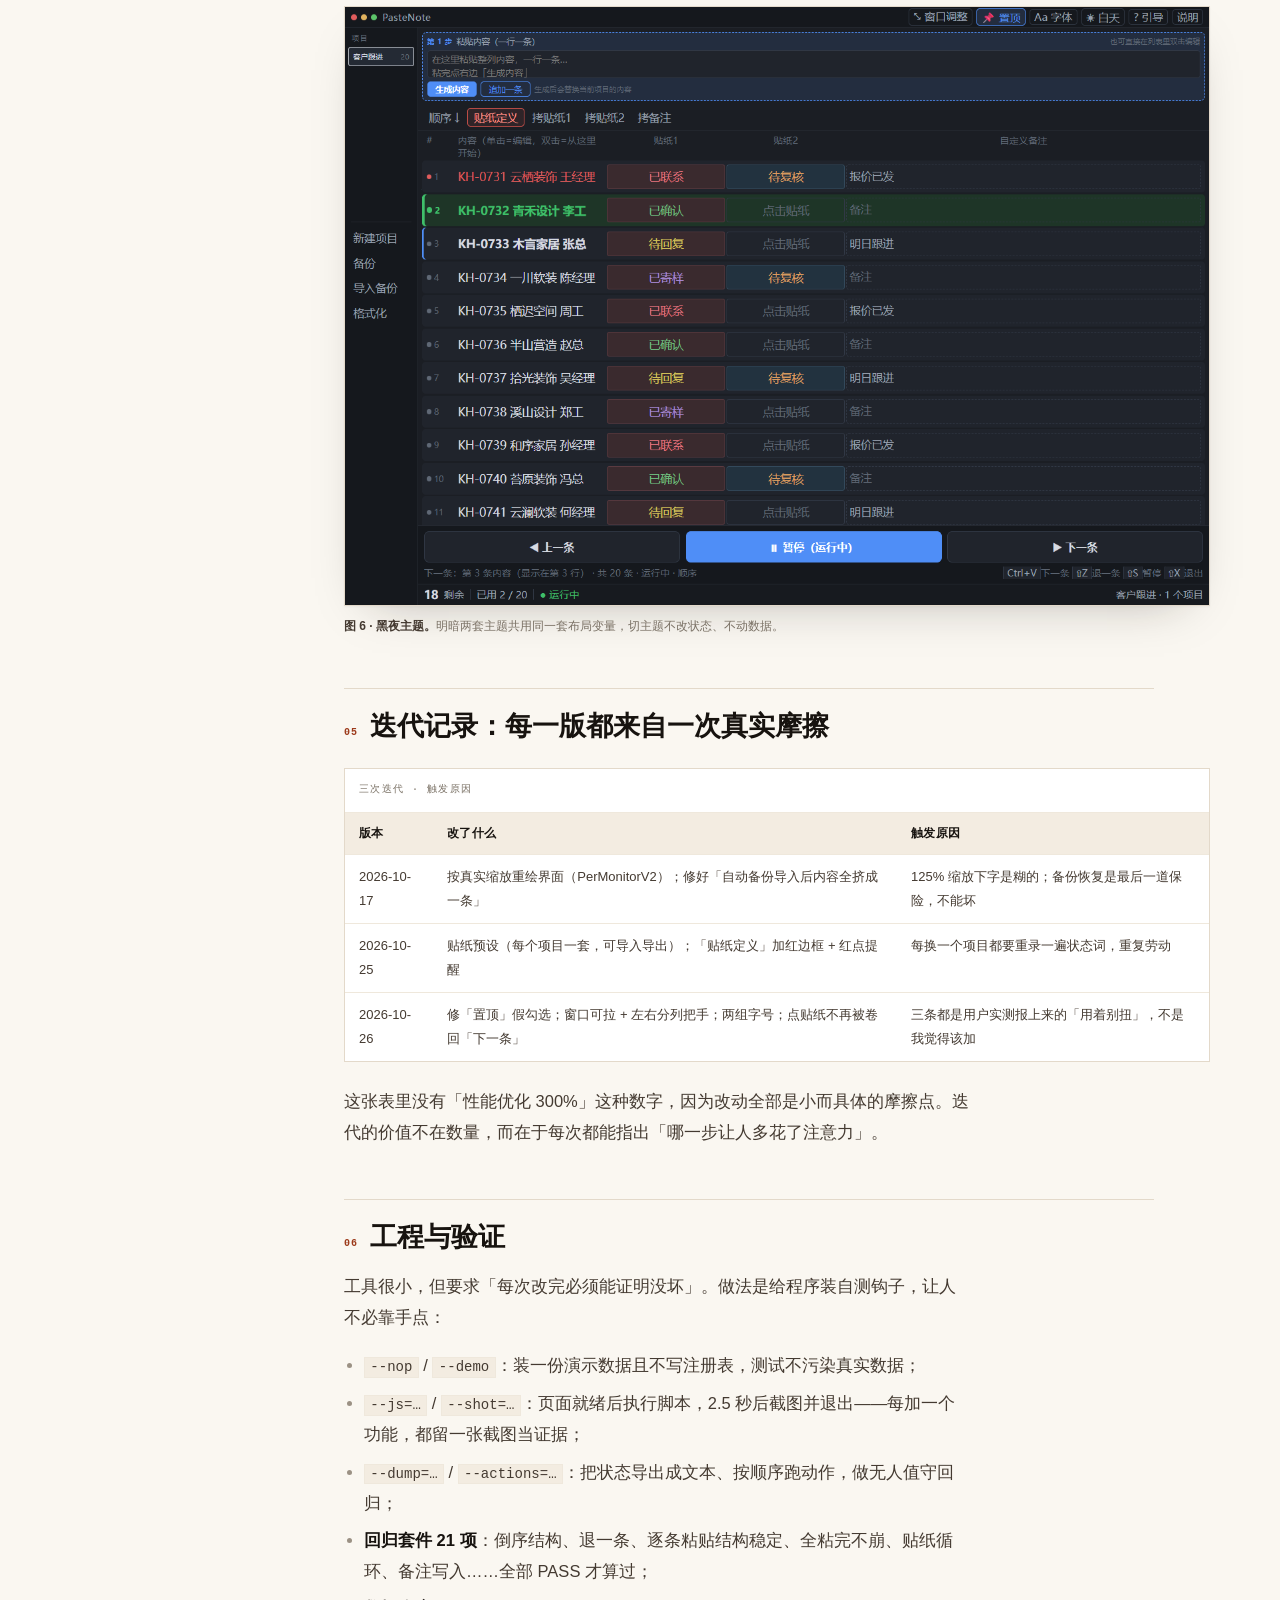
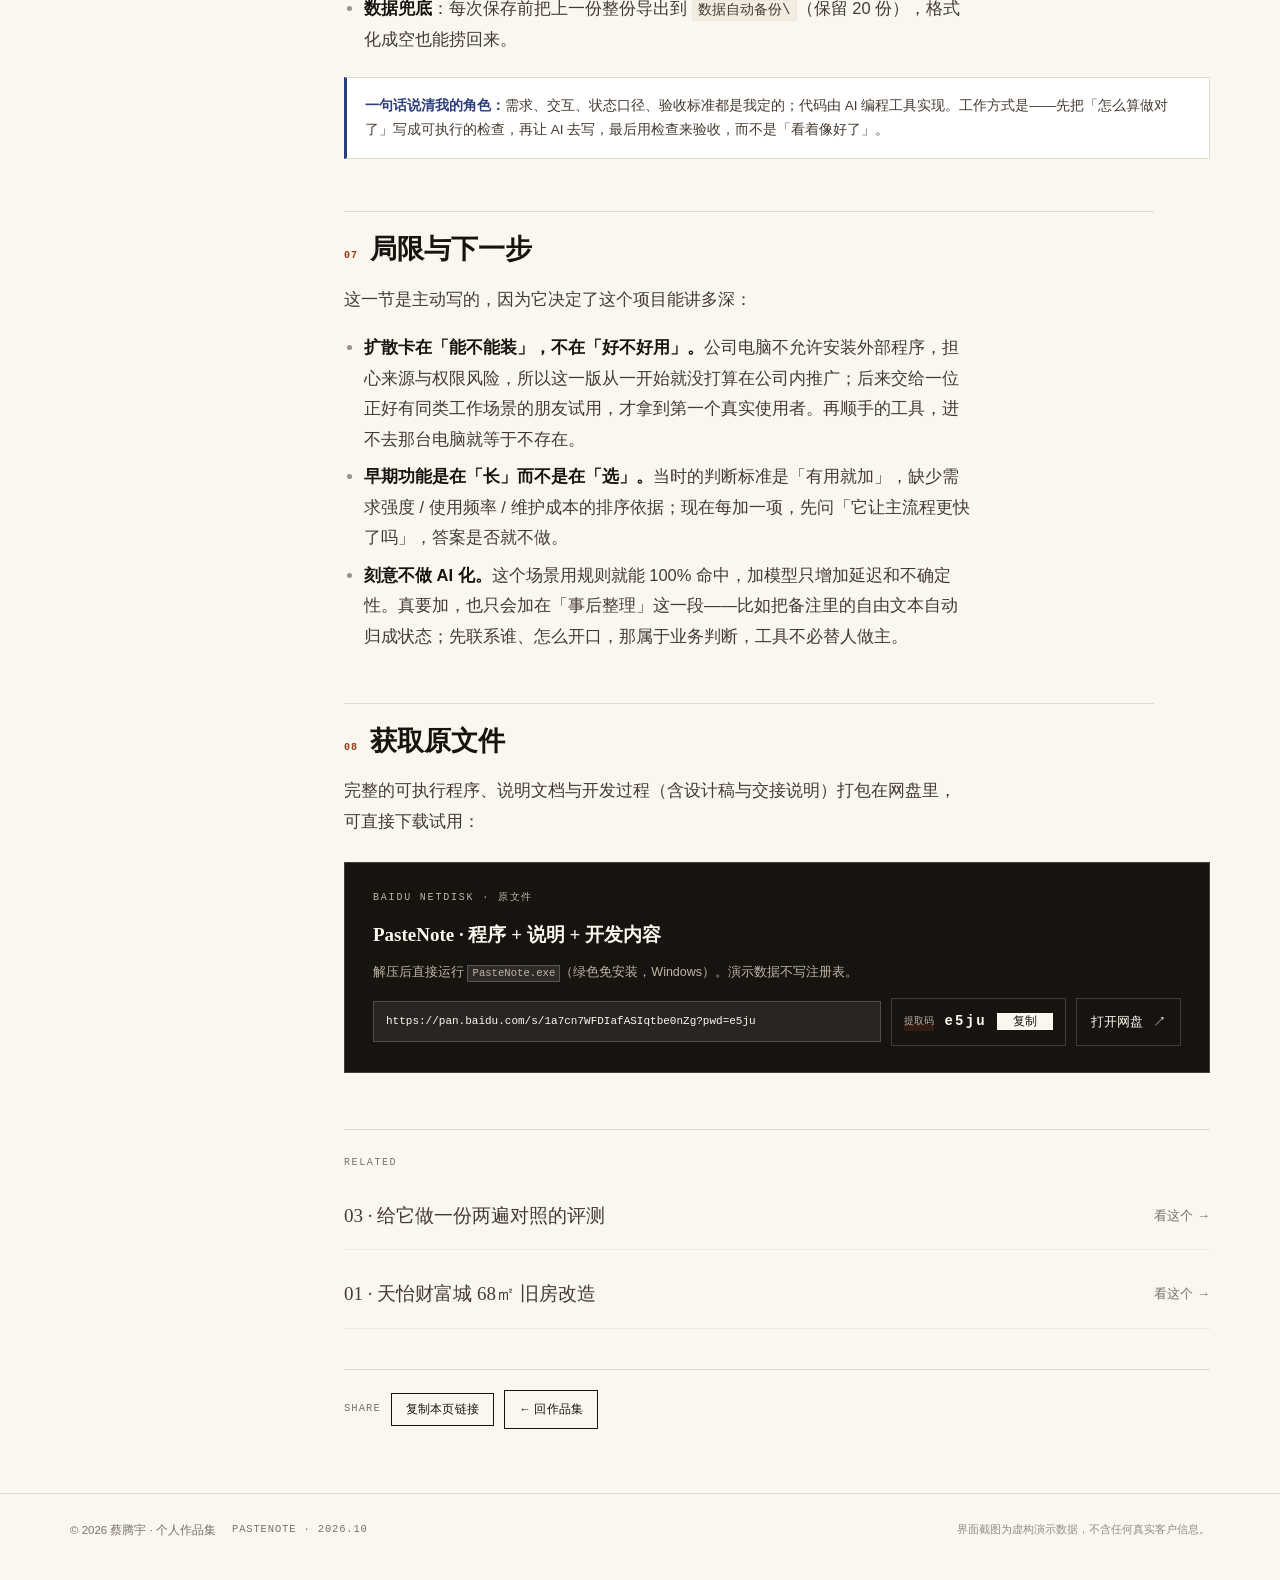
<file: 作品集网站/pastenote.html>
﻿<!DOCTYPE html>
<html lang="zh-CN">
<head>
<meta charset="utf-8">
<meta name="viewport" content="width=device-width, initial-scale=1, viewport-fit=cover">
<title>PasteNote · 桌面效率工具 — 蔡腾宇</title>
<meta name="description" content="把「复制 → 切窗 → 粘贴 → 备注」压成按一次 Ctrl+V 取下一条：预装剪贴板、枚举状态、数据不出本机。含设计取舍、迭代记录与 21 项回归验证。">
<meta name="theme-color" content="#FAF7F1" media="(prefers-color-scheme: light)">
<meta name="theme-color" content="#12100D" media="(prefers-color-scheme: dark)">
<meta property="og:type" content="article">
<meta property="og:title" content="PasteNote · 桌面效率工具 — 蔡腾宇">
<meta property="og:description" content="把跨窗口的重复操作，重构成一条快捷键流水线。">
<meta property="og:image" content="assets/img/pn-01-main.png">
<link rel="icon" href="assets/favicon.svg" type="image/svg+xml">
<link rel="stylesheet" href="assets/css/site.css">
</head>
<body>
<a class="skip-link" href="#main">跳到正文</a>

<svg width="0" height="0" style="position:absolute" aria-hidden="true">
  <symbol id="i-moon" viewBox="0 0 24 24"><path d="M20 14.5A8.5 8.5 0 0 1 9.5 4a8.5 8.5 0 1 0 10.5 10.5Z"/></symbol>
  <symbol id="i-sun" viewBox="0 0 24 24"><circle cx="12" cy="12" r="4"/><path d="M12 2v2M12 20v2M4.9 4.9l1.4 1.4M17.7 17.7l1.4 1.4M2 12h2M20 12h2M4.9 19.1l1.4-1.4M17.7 6.3l1.4-1.4"/></symbol>
  <symbol id="i-menu" viewBox="0 0 24 24"><path d="M3 6h18M3 12h18M3 18h18"/></symbol>
</svg>

<header class="site-head">
  <div class="shell bar">
    <a class="brand" href="index.html" aria-label="回到首页">
      <span class="mark" aria-hidden="true">蔡</span>
      <span class="txt"><span class="name">CAI TENGYU</span><span class="role">Portfolio · 2026</span></span>
    </a>
    <nav class="nav" aria-label="主导航">
      <a href="index.html#works" aria-current="page">作品</a>
      <a href="index.html#method">方法</a>
      <a href="index.html#about">关于</a>
      <a href="index.html#contact">联系</a>
    </nav>
    <div class="head-tools">
      <button class="icon-btn" data-theme-toggle aria-label="切换深浅色" aria-pressed="false"><svg aria-hidden="true"><use href="#i-moon"/></svg></button>
      <button class="icon-btn menu-btn" data-menu aria-expanded="false" aria-controls="drawer" aria-label="打开菜单"><svg aria-hidden="true"><use href="#i-menu"/></svg></button>
    </div>
  </div>
  <div class="drawer" id="drawer">
    <nav aria-label="移动端导航">
      <a href="index.html#works"><span>作品</span><span>01—03</span></a>
      <a href="index.html#method"><span>方法</span><span>HOW</span></a>
      <a href="index.html#about"><span>关于</span><span>ABOUT</span></a>
      <a href="index.html#contact"><span>联系</span><span>CONTACT</span></a>
    </nav>
  </div>
</header>

<main id="main">
  <div class="proj-hero" style="--c1:#2B3E7C">
    <div class="shell">
      <div class="crumb"><a href="index.html">作品集</a><span class="sep">/</span><span class="cur">02 · PasteNote</span></div>
      <div class="tag" style="color:#2B3E7C"><span class="sq" style="background:#2B3E7C"></span>Desktop Tool · 2026.10 · 独立设计与落地</div>
      <h1>PasteNote</h1>
      <p class="sub">把跨窗口的重复操作，重构成一条快捷键流水线：一列客户 / 工单一次性装载，之后每按一次 Ctrl+V 就是下一条，状态与备注当场记下，收尾一键导出回跟进表。</p>
      <div class="meta">
        <span>形态 <b>Windows 单文件 · 免安装</b></span>
        <span>技术 <b>C# WinForms + WebView2</b></span>
        <span>角色 <b>需求 · 交互 · 口径 · 验收</b></span>
        <span>状态 <b>稳定自用</b></span>
      </div>
      <div class="kpis">
        <div class="k"><b>68<small>KB</small></b><span>主程序（另 89KB 界面）</span></div>
        <div class="k"><b>21<small>项</small></b><span>回归自测全通过</span></div>
        <div class="k"><b>3<small>次</small></b><span>有据可查的迭代</span></div>
        <div class="k"><b>0<small>台</small></b><span>服务器 · 数据只在注册表</span></div>
      </div>
    </div>
  </div>

  <div class="doc">
    <div class="shell">
      <div class="grid">
        <aside class="side" aria-label="本页目录">
          <div class="lbl">CONTENTS</div>
          <nav>
            <a href="#s-problem">一 · 问题</a>
            <a href="#s-solution">二 · 方案</a>
            <a href="#s-tradeoff">三 · 设计取舍</a>
            <a href="#s-ui">四 · 界面</a>
            <a href="#s-iter">五 · 迭代记录</a>
            <a href="#s-eng">六 · 工程与验证</a>
            <a href="#s-limits">七 · 局限</a>
            <a href="#s-file">八 · 获取原文件</a>
          </nav>
        </aside>

        <article class="article">
          <p class="lead">这个工具解决的不是「复制粘贴慢」，而是每天几十次的<strong>窗口切换</strong>。一列 20～50 条编号，要挨个到 IM / 表单里联系，联系完把结果记回来——真正贵的是来回找位置、怕漏记、以及收尾时把同一批数据再录一遍。</p>

          <figure>
            <img src="assets/img/pn-01-main.png" alt="PasteNote 主界面" data-zoom data-title="图 1 · 主界面" width="1400" height="900" loading="lazy">
            <figcaption><b>图 1 · 主界面。</b>左侧是项目，中间一列待处理内容，右侧两列「贴纸」（枚举状态）+ 自由备注。绿行 = 刚刚粘贴，蓝框 = 下一条，灰行 = 已处理。</figcaption>
          </figure>

          <h2 id="s-problem"><span class="n">01</span>问题：贵的是「窗口切换税」</h2>
          <p>原来的做法是：在 Excel 里复制一个编号 → 切到 IM 粘贴 → 谈完切回 Excel → 写一句备注 → 再复制下一个。拆开看是三笔成本：</p>
          <ul>
            <li><strong>切换成本</strong>：每处理一条来回切两次窗口，50 条就是 100 次碎片切换；</li>
            <li><strong>记忆成本</strong>：切回来常忘了刚才这条联系上没有，于是重复联系或漏记——这比慢更贵；</li>
            <li><strong>状态成本</strong>：状态只写在备注文字里，不是结构化数据，收尾还要手工整理回跟进表。</li>
          </ul>
          <p>也试过「不用工具」的替代方案：把话术写进输入法快捷短语，装不下备注与状态；在 Excel 里处理再回填，状态仍要二次录入。所以真正要解决的是<strong>顺序、状态、回填</strong>三件事——「剪贴板工具」只是最后一公里的形态，不是问题本身。</p>

          <h2 id="s-solution"><span class="n">02</span>方案：一次装载，之后只剩一个动作</h2>
          <p>把一列内容<strong>一次性</strong>贴进「第 1 步」框，点「生成内容」，整列就变成一张带状态的清单；之后每按一次 <code>Ctrl+V</code> 就是下一条，顺手点一下贴纸、写一句备注；全部处理完，导出回跟进表。</p>

          <div class="steps old">
            <div class="row">
              <span class="s">Excel 复制编号</span><span class="ar">→</span>
              <span class="s">切到 IM</span><span class="ar">→</span>
              <span class="s">粘贴</span><span class="ar">→</span>
              <span class="s">切回 Excel 写备注</span>
            </div>
            <div class="note">原流程：4 步 · 2 次窗口切换 · 50 条 = 200 步</div>
          </div>

          <div class="steps new">
            <div class="row">
              <span class="s">一次性贴入整列 → 生成内容</span><span class="ar">→</span>
              <span class="s">Ctrl+V 下一条</span><span class="ar">→</span>
              <span class="s">点贴纸 / 写备注</span>
            </div>
            <div class="note">新流程：1 步 · 0 次窗口切换 · 收尾导出回跟进表</div>
          </div>

          <h3>关键机制：在你按键「之前」就把下一条装进剪贴板</h3>
          <p>整个工具最关键的一行设计，不是「按快捷键换内容」，而是<strong>预装</strong>：程序始终把「下一条」提前放进剪贴板，你按下的那一下，目标窗口粘到的就是界面上标着「下一条」的那条。</p>

          <div class="panel">
            <div class="cap"><span>CLIPBOARD PRIMING</span><span>3 STEPS</span></div>
            <div class="steps" style="border:0;padding:0;margin:0;background:transparent">
              <div class="row">
                <span class="s">按键之前：剪贴板里已躺好「下一条」</span><span class="ar">→</span>
                <span class="s">按下 Ctrl+V：粘到的正是界面上那一条</span><span class="ar">→</span>
                <span class="s">松手之后：才把「再下一条」预装进去</span>
              </div>
            </div>
          </div>

          <p>这样换来的是：轻按、按住不放、连着快按，都不会错位。反过来，如果等按下去才写剪贴板，就会和目标窗口的粘贴抢时间——三种手感里总有一种会粘出上一条。</p>

          <figure>
            <img src="assets/img/pn-02-loop.gif" alt="连按 Ctrl+V 的界面效果" data-zoom data-title="图 2 · 按一次 = 粘一条" width="1400" height="860" loading="lazy">
            <figcaption><b>图 2 · 按一次 = 粘一条（录屏）。</b>连续处理时绿行往下走一格、下一条随即高亮，底部「剩余 / 已用」和「下一条：第 N 条」同步更新；列表自动跟着走，不用手滚鼠标。</figcaption>
          </figure>

          <p>状态轴是三态 + 倒序：<strong>未处理 / 已处理 / 刚刚粘贴</strong>。倒序视图以绿条为轴心，已处理的行钉在原位，未处理的行从下往上填空位——处理到一半切出去接个电话回来，不用重新找位置。</p>

          <h2 id="s-tradeoff"><span class="n">03</span>设计取舍</h2>
          <div class="tbl-wrap">
            <div class="scroll">
              <table>
                <caption>六个决定，以及被否掉的方案</caption>
                <thead><tr><th>决策</th><th>为什么这么定</th><th>被否掉的方案</th></tr></thead>
                <tbody>
                  <tr><td><b>不用大模型</b><br>纯规则 + 快捷键队列</td><td>这个场景确定性极高：把 A 列文字按顺序送进 B 窗口，规则能 100% 命中。引入模型只增加延迟、成本与不确定性</td><td>用模型生成话术 / 自动分类：对主流程没有增益，反而让「按一下就完事」变慢</td></tr>
                  <tr><td><b>预装剪贴板</b><br>而不是按键时再写</td><td>按键瞬间写会和目标窗口的粘贴赛跑；轻按、长按、连按三种手感都会错位</td><td>监听按键后再写剪贴板：容易粘出上一条，用户第一反应是「这工具坏了」</td></tr>
                  <tr><td><b>状态用枚举贴纸</b><br>备注用自由文本</td><td>状态要统计、要回填，必须结构化；备注是长尾信息，不该被枚举框死</td><td>全部写成一列自由文本：收尾无法统计，等于没解决「回填」</td></tr>
                  <tr><td><b>贴纸预设按项目各一套</b></td><td>不同项目的状态词与话术完全不同；共用一套会互相污染</td><td>全局一套定义：切项目就乱，被用户实测否掉</td></tr>
                  <tr><td><b>数据只在本机</b><br>注册表 + 自动备份 20 份</td><td>客户信息不出本机，合规风险为零；「改坏了一次全没了」是这类小工具最真实的恐惧</td><td>云同步 / 在线账号：直接触发客户数据合规问题，排除</td></tr>
                  <tr><td><b>两组字号 + 整窗 / 分列拖拽</b></td><td>125% 缩放下字糊、列宽不合理，是真实报上来的问题</td><td>固定布局、只做主题切换：被用户当场否掉</td></tr>
                </tbody>
              </table>
            </div>
          </div>

          <h2 id="s-ui"><span class="n">04</span>界面</h2>
          <p>下面四张图，每一张都对应一条真实报上来的摩擦点，而不是「看起来更精致」。</p>

          <figure>
            <img src="assets/img/pn-03-presets.png" alt="贴纸定义与预设面板" data-zoom data-title="图 3 · 贴纸定义与预设" width="1400" height="820" loading="lazy">
            <figcaption><b>图 3 · 贴纸定义与预设。</b>每个项目各有一套预设：可应用 / 清空 / 存为预设 / 导入导出；双击改名，<code>!</code> 看哪些项目正在用，<code>×</code> 删整套并用 <code>Ctrl+Z</code> 撤销。</figcaption>
          </figure>

          <figure>
            <img src="assets/img/pn-04-fontsize.png" alt="字号设置" data-zoom data-title="图 4 · 两组字号" width="1400" height="820" loading="lazy">
            <figcaption><b>图 4 · 字号：内容与程序分开调。</b>「内容字体」只影响号码 / 贴纸 / 备注（行高跟着变），「程序字体」只影响按钮 / 标签 / 状态栏；各带三档 + 滑杆，两组分别记住。</figcaption>
          </figure>

          <figure>
            <img src="assets/img/pn-05-window.png" alt="窗口调整把手" data-zoom data-title="图 5 · 窗口调整" width="1400" height="820" loading="lazy">
            <figcaption><b>图 5 · 窗口调整。</b>点「窗口调整」后，底部浮出整窗缩放的拉手，左右各出现一根竖把手——只增减单列宽度，另一列同步让位，所以贴纸宽度一个像素都不变。</figcaption>
          </figure>

          <figure>
            <img src="assets/img/pn-06-dark.png" alt="黑夜主题" data-zoom data-title="图 6 · 黑夜主题" width="1400" height="820" loading="lazy">
            <figcaption><b>图 6 · 黑夜主题。</b>明暗两套主题共用同一套布局变量，切主题不改状态、不动数据。</figcaption>
          </figure>

          <h2 id="s-iter"><span class="n">05</span>迭代记录：每一版都来自一次真实摩擦</h2>
          <div class="tbl-wrap">
            <div class="scroll">
              <table>
                <caption>三次迭代 · 触发原因</caption>
                <thead><tr><th>版本</th><th>改了什么</th><th>触发原因</th></tr></thead>
                <tbody>
                  <tr><td>2026-10-17</td><td>按真实缩放重绘界面（PerMonitorV2）；修好「自动备份导入后内容全挤成一条」</td><td>125% 缩放下字是糊的；备份恢复是最后一道保险，不能坏</td></tr>
                  <tr><td>2026-10-25</td><td>贴纸预设（每个项目一套，可导入导出）；「贴纸定义」加红边框 + 红点提醒</td><td>每换一个项目都要重录一遍状态词，重复劳动</td></tr>
                  <tr><td>2026-10-26</td><td>修「置顶」假勾选；窗口可拉 + 左右分列把手；两组字号；点贴纸不再被卷回「下一条」</td><td>三条都是用户实测报上来的「用着别扭」，不是我觉得该加</td></tr>
                </tbody>
              </table>
            </div>
          </div>
          <p>这张表里没有「性能优化 300%」这种数字，因为改动全部是小而具体的摩擦点。迭代的价值不在数量，而在于每次都能指出「哪一步让人多花了注意力」。</p>

          <h2 id="s-eng"><span class="n">06</span>工程与验证</h2>
          <p>工具很小，但要求「每次改完必须能证明没坏」。做法是给程序装自测钩子，让人不必靠手点：</p>
          <ul>
            <li><code>--nop</code> / <code>--demo</code>：装一份演示数据且不写注册表，测试不污染真实数据；</li>
            <li><code>--js=…</code> / <code>--shot=…</code>：页面就绪后执行脚本，2.5 秒后截图并退出——每加一个功能，都留一张截图当证据；</li>
            <li><code>--dump=…</code> / <code>--actions=…</code>：把状态导出成文本、按顺序跑动作，做无人值守回归；</li>
            <li><strong>回归套件 21 项</strong>：倒序结构、退一条、逐条粘贴结构稳定、全粘完不崩、贴纸循环、备注写入……全部 PASS 才算过；</li>
            <li><strong>数据兜底</strong>：每次保存前把上一份整份导出到 <code>数据自动备份\</code>（保留 20 份），格式化成空也能捞回来。</li>
          </ul>

          <div class="callout callout--plain">
            <b>一句话说清我的角色：</b>需求、交互、状态口径、验收标准都是我定的；代码由 AI 编程工具实现。工作方式是——先把「怎么算做对了」写成可执行的检查，再让 AI 去写，最后用检查来验收，而不是「看着像好了」。
          </div>

          <h2 id="s-limits"><span class="n">07</span>局限与下一步</h2>
          <p>这一节是主动写的，因为它决定了这个项目能讲多深：</p>
          <ul>
            <li><strong>扩散卡在「能不能装」，不在「好不好用」。</strong>公司电脑不允许安装外部程序，担心来源与权限风险，所以这一版从一开始就没打算在公司内推广；后来交给一位正好有同类工作场景的朋友试用，才拿到第一个真实使用者。再顺手的工具，进不去那台电脑就等于不存在。</li>
            <li><strong>早期功能是在「长」而不是在「选」。</strong>当时的判断标准是「有用就加」，缺少需求强度 / 使用频率 / 维护成本的排序依据；现在每加一项，先问「它让主流程更快了吗」，答案是否就不做。</li>
            <li><strong>刻意不做 AI 化。</strong>这个场景用规则就能 100% 命中，加模型只增加延迟和不确定性。真要加，也只会加在「事后整理」这一段——比如把备注里的自由文本自动归成状态；先联系谁、怎么开口，那属于业务判断，工具不必替人做主。</li>
          </ul>

          <h2 id="s-file"><span class="n">08</span>获取原文件</h2>
          <p>完整的可执行程序、说明文档与开发过程（含设计稿与交接说明）打包在网盘里，可直接下载试用：</p>

          <div class="cloud">
            <span class="k">BAIDU NETDISK · 原文件</span>
            <h3>PasteNote · 程序 + 说明 + 开发内容</h3>
            <p>解压后直接运行 <code style="background:rgba(255,255,255,.1);border-color:rgba(255,255,255,.2);color:inherit">PasteNote.exe</code>（绿色免安装，Windows）。演示数据不写注册表。</p>
            <div class="io">
              <a class="url" href="https://pan.baidu.com/s/1a7cn7WFDIafASIqtbe0nZg?pwd=e5ju" target="_blank" rel="noopener">https://pan.baidu.com/s/1a7cn7WFDIafASIqtbe0nZg?pwd=e5ju</a>
              <div class="row2">
                <div class="pw"><em>提取码</em><b>e5ju</b><button data-copy="e5ju" type="button">复制</button></div>
                <a class="go" href="https://pan.baidu.com/s/1a7cn7WFDIafASIqtbe0nZg?pwd=e5ju" target="_blank" rel="noopener"><span>打开网盘</span><span aria-hidden="true">↗</span></a>
              </div>
            </div>
          </div>

          <div class="next">
            <span class="lbl">RELATED</span>
            <a href="review.html"><span>03 · 给它做一份两遍对照的评测</span><span>看这个 →</span></a>
            <a href="renovation.html"><span>01 · 天怡财富城 68㎡ 旧房改造</span><span>看这个 →</span></a>
          </div>

          <div class="share">
            <span class="mono" style="font-size:10.5px;letter-spacing:.1em">SHARE</span>
            <button class="btn" data-share>复制本页链接</button>
            <a class="btn" href="index.html">← 回作品集</a>
          </div>
        </article>
      </div>
    </div>
  </div>
</main>

<footer class="site-foot">
  <div class="shell in">
    <div class="top">
      <span>© <span data-year>2026</span> 蔡腾宇 · 个人作品集</span>
      <span class="mono">PASTENOTE · 2026.10</span>
    </div>
    <span style="font-size:11px;opacity:.8">界面截图为虚构演示数据，不含任何真实客户信息。</span>
  </div>
</footer>

<div class="lb" aria-hidden="true" role="dialog" aria-label="图片查看">
  <button class="close" data-lb-close aria-label="关闭">×</button>
  <button class="nav prev" data-lb-nav="prev" aria-label="上一张">‹</button>
  <button class="nav next" data-lb-nav="next" aria-label="下一张">›</button>
  <div class="stage"><img alt=""></div>
  <div class="zoombar">
    <button type="button" data-zc="out" aria-label="缩小">−</button>
    <button type="button" data-zc="fit" aria-label="适应屏幕">适应</button>
    <button type="button" data-zc="in" aria-label="放大">＋</button>
  </div>
  <div class="bar">
    <span class="nn">01 / 06</span>
    <span class="tt"></span>
    <span class="act"><a href="#" data-full-link target="_blank" rel="noopener">原图</a></span>
  </div>
</div>

<button class="totop" aria-label="返回顶部"><svg width="14" height="14" viewBox="0 0 24 24" fill="none" stroke="currentColor" stroke-width="1.7" stroke-linecap="round" stroke-linejoin="round"><path d="M12 20V5M6 11l6-6 6 6"/></svg></button>
<script src="assets/js/site.js"></script>
</body>
</html>
</file>
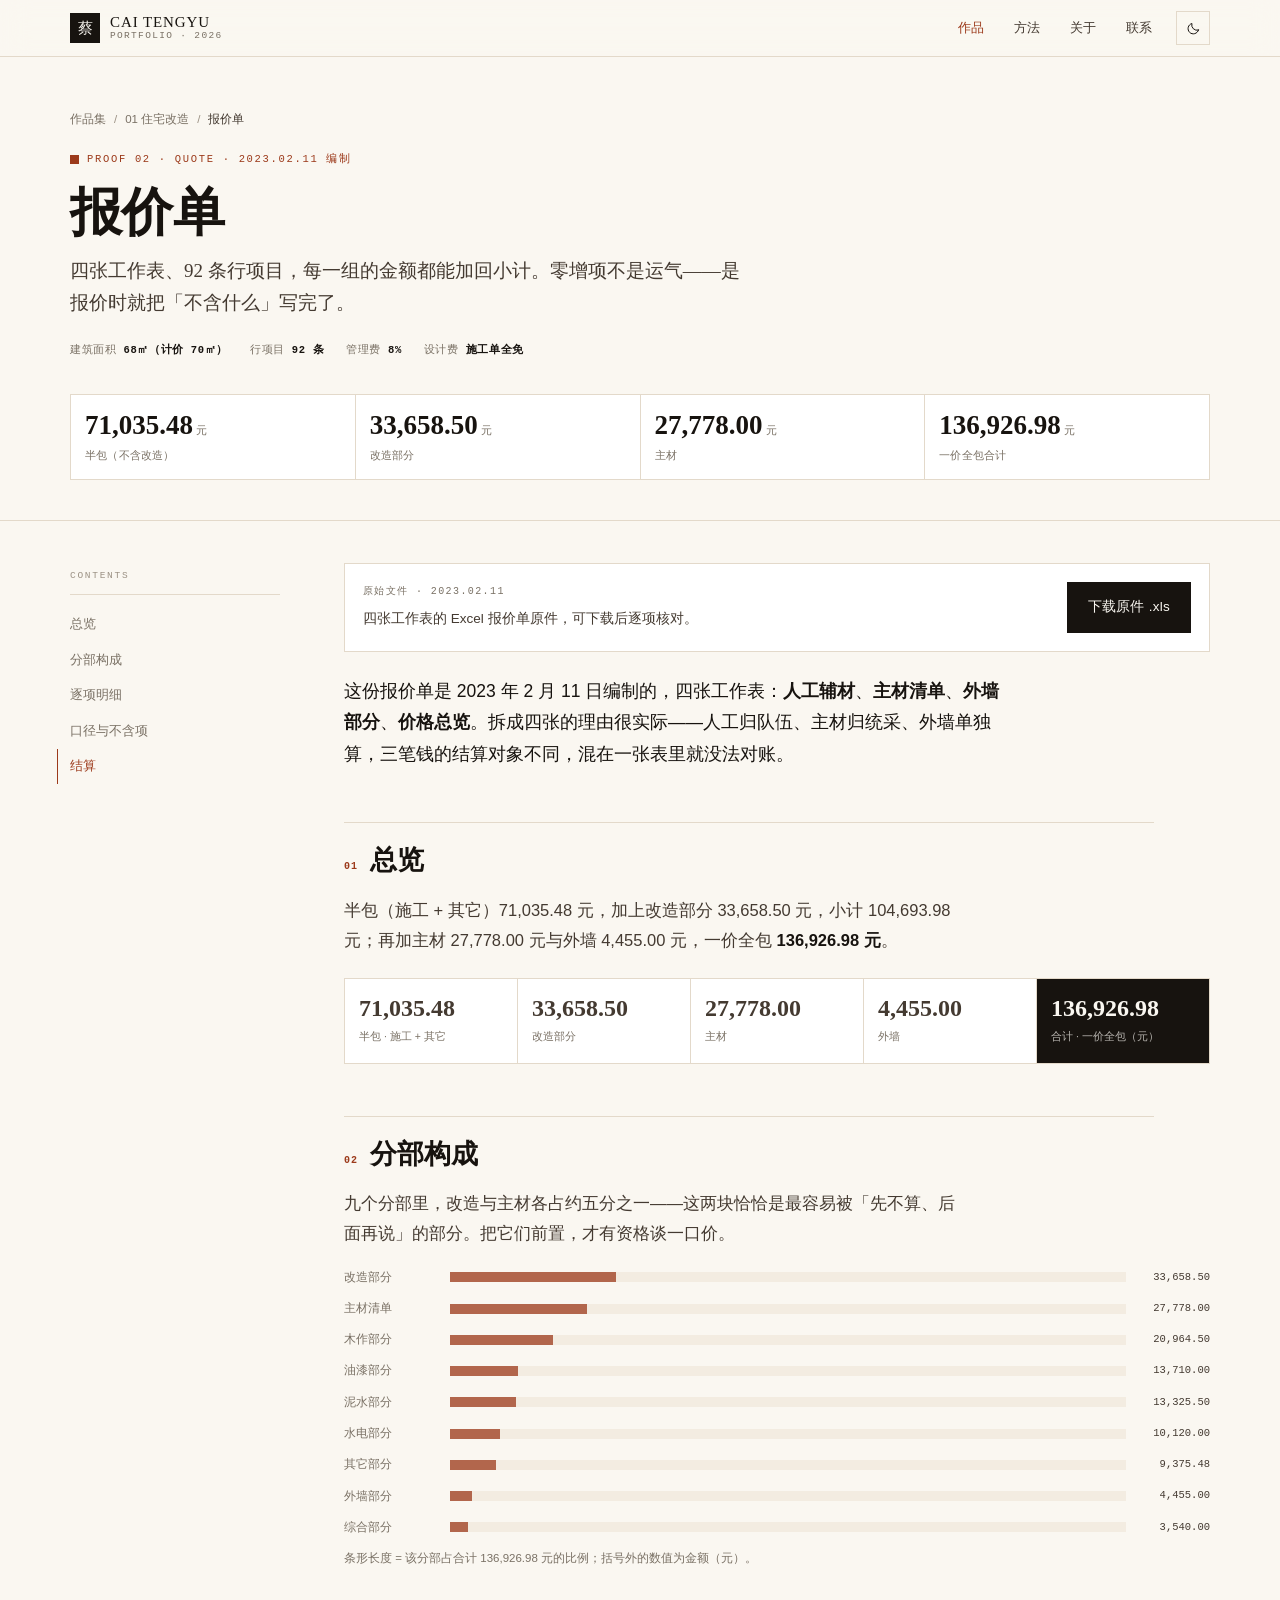
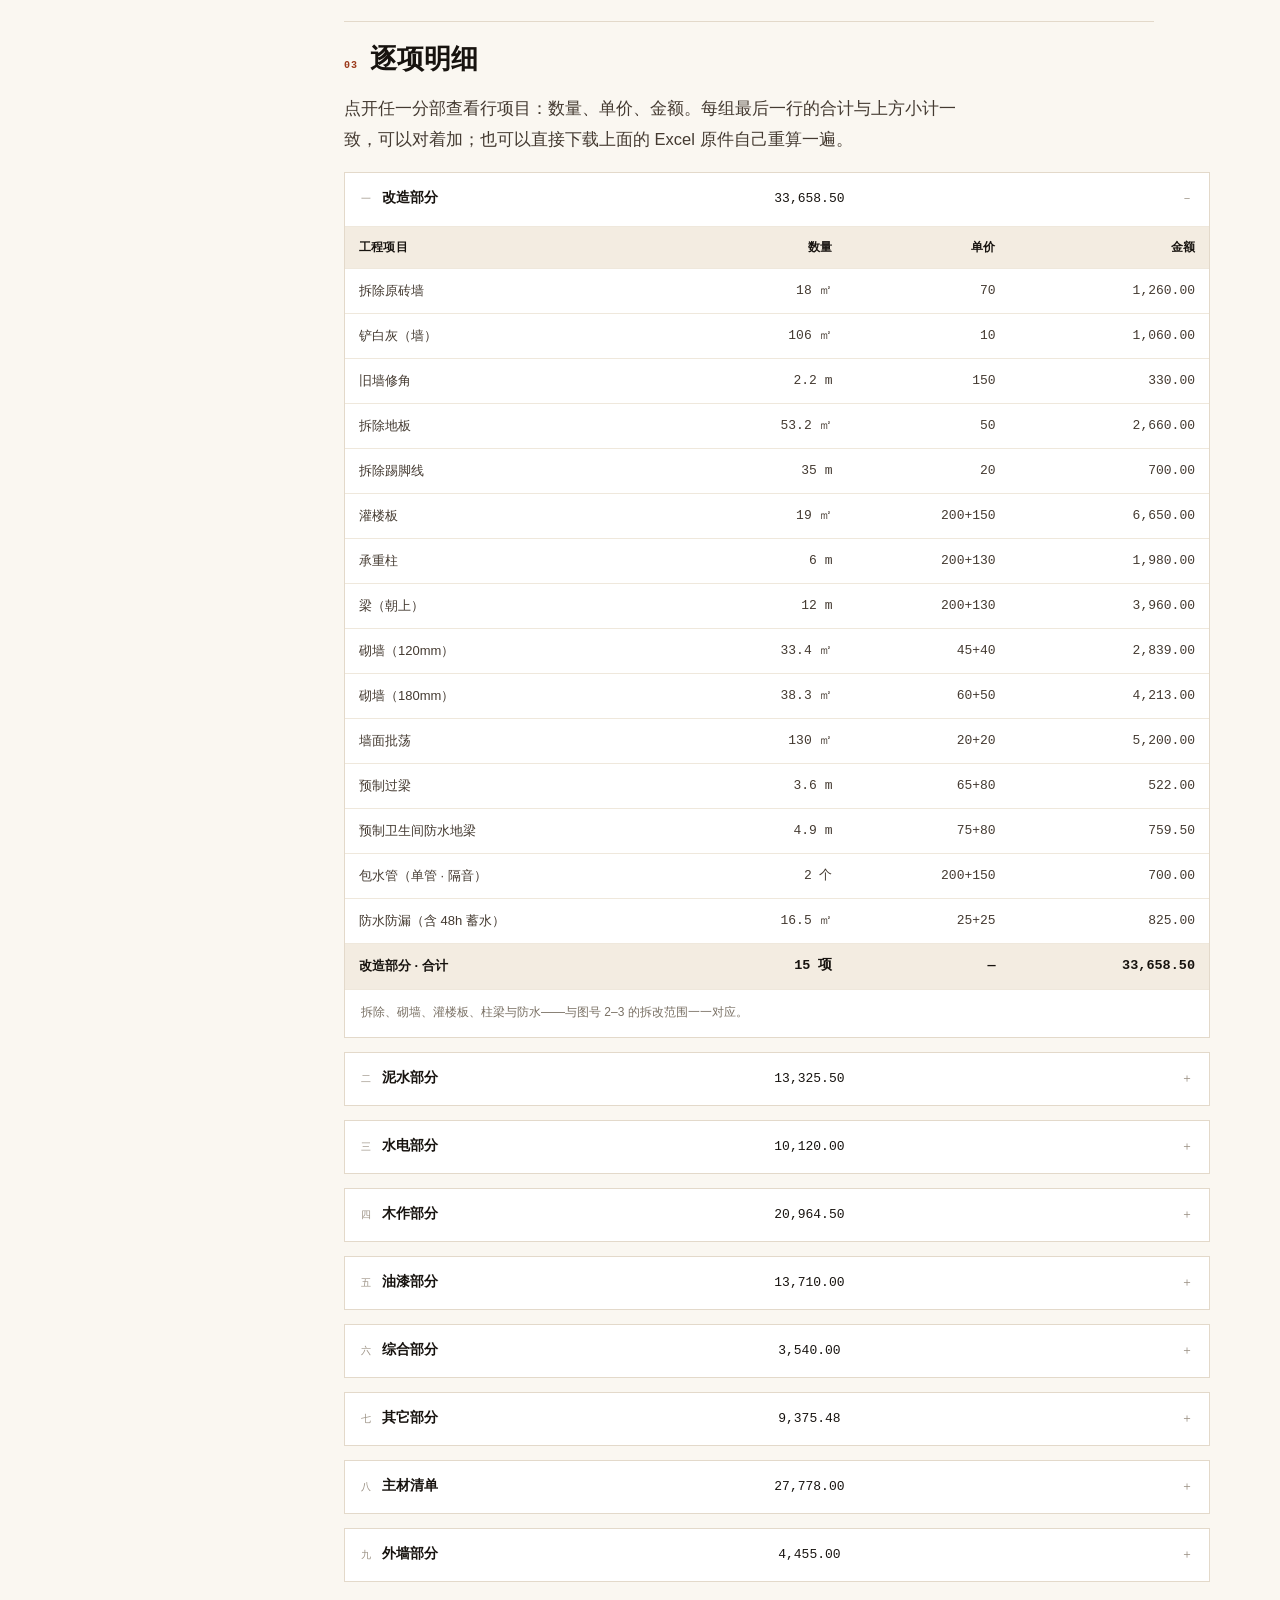
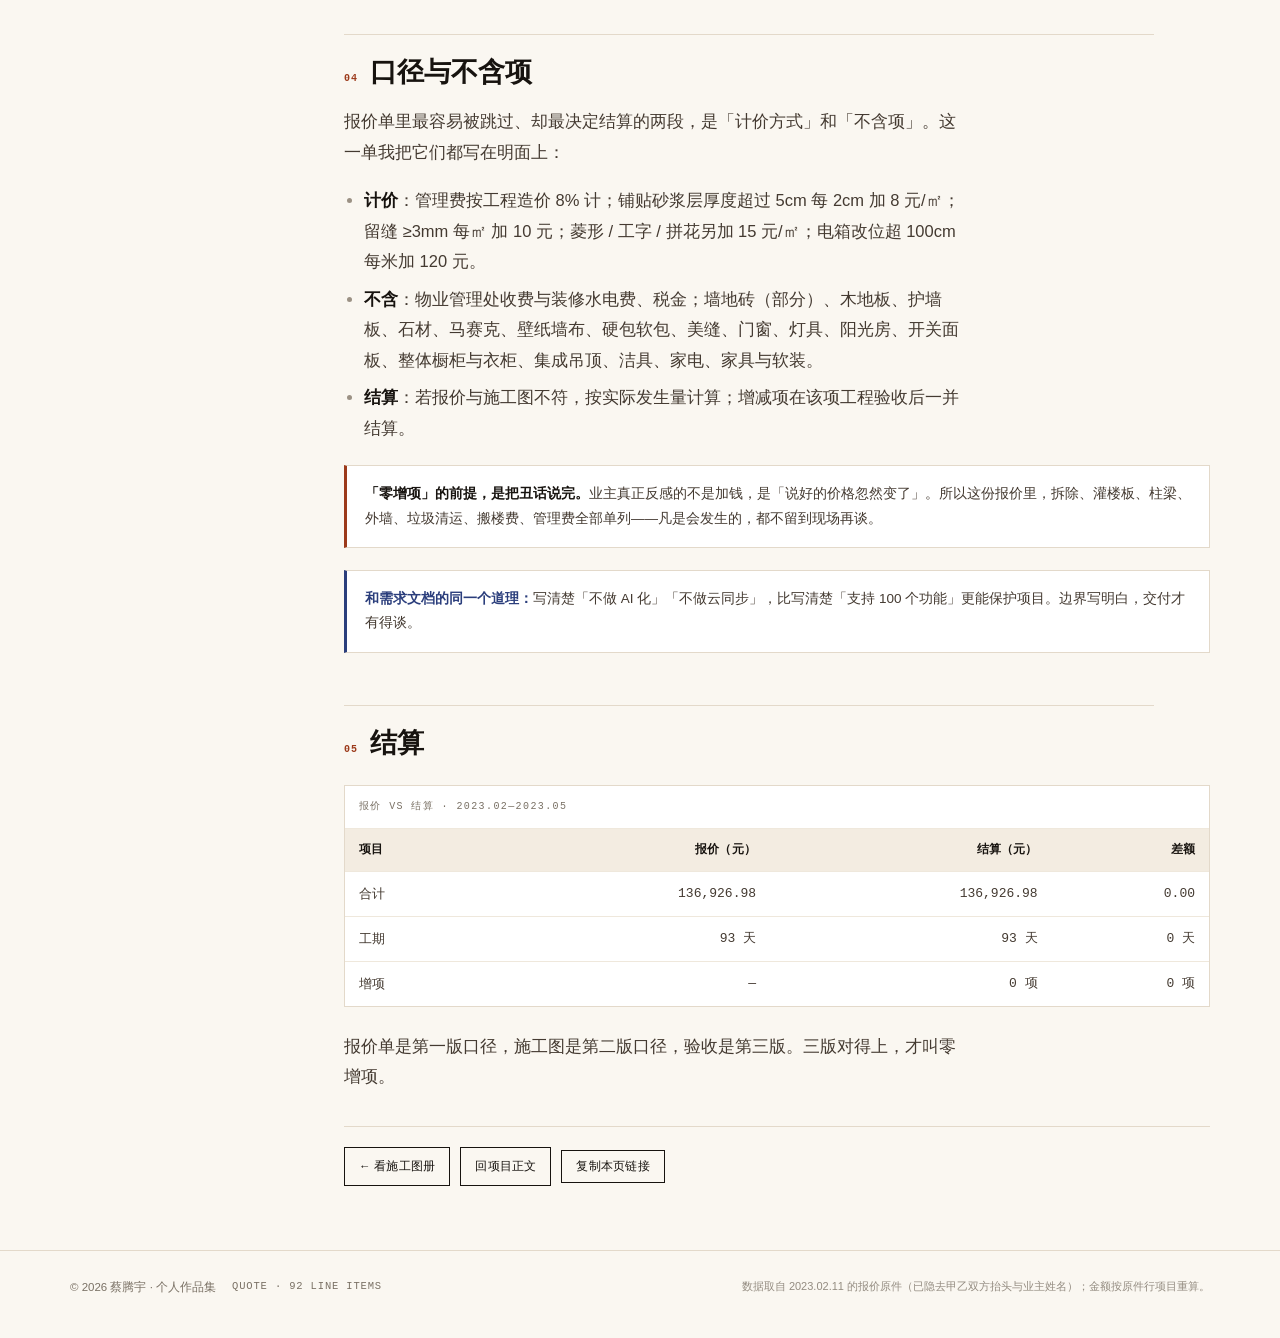
<file: 作品集网站/quote.html>
﻿<!DOCTYPE html>
<html lang="zh-CN">
<head>
<meta charset="utf-8">
<meta name="viewport" content="width=device-width, initial-scale=1, viewport-fit=cover">
<title>报价单 · 136,926.98 元 — 天怡财富城 68㎡ 旧房改造</title>
<meta name="description" content="天怡财富城 68㎡ 旧房改造的报价单：人工辅材、主材清单、外墙部分与价格总览，共 92 条行项目，全部可回算。">
<meta name="theme-color" content="#FAF7F1" media="(prefers-color-scheme: light)">
<meta name="theme-color" content="#12100D" media="(prefers-color-scheme: dark)">
<link rel="icon" href="assets/favicon.svg" type="image/svg+xml">
<link rel="stylesheet" href="assets/css/site.css">
</head>
<body>
<a class="skip-link" href="#main">跳到正文</a>

<svg width="0" height="0" style="position:absolute" aria-hidden="true">
  <symbol id="i-moon" viewBox="0 0 24 24"><path d="M20 14.5A8.5 8.5 0 0 1 9.5 4a8.5 8.5 0 1 0 10.5 10.5Z"/></symbol>
  <symbol id="i-sun" viewBox="0 0 24 24"><circle cx="12" cy="12" r="4"/><path d="M12 2v2M12 20v2M4.9 4.9l1.4 1.4M17.7 17.7l1.4 1.4M2 12h2M20 12h2M4.9 19.1l1.4-1.4M17.7 6.3l1.4-1.4"/></symbol>
  <symbol id="i-menu" viewBox="0 0 24 24"><path d="M3 6h18M3 12h18M3 18h18"/></symbol>
</svg>

<header class="site-head">
  <div class="shell bar">
    <a class="brand" href="index.html" aria-label="回到首页">
      <span class="mark" aria-hidden="true">蔡</span>
      <span class="txt"><span class="name">CAI TENGYU</span><span class="role">Portfolio · 2026</span></span>
    </a>
    <nav class="nav" aria-label="主导航">
      <a href="index.html#works" aria-current="page">作品</a>
      <a href="index.html#method">方法</a>
      <a href="index.html#about">关于</a>
      <a href="index.html#contact">联系</a>
    </nav>
    <div class="head-tools">
      <button class="icon-btn" data-theme-toggle aria-label="切换深浅色" aria-pressed="false"><svg aria-hidden="true"><use href="#i-moon"/></svg></button>
      <button class="icon-btn menu-btn" data-menu aria-expanded="false" aria-controls="drawer" aria-label="打开菜单"><svg aria-hidden="true"><use href="#i-menu"/></svg></button>
    </div>
  </div>
  <div class="drawer" id="drawer">
    <nav aria-label="移动端导航">
      <a href="index.html#works"><span>作品</span><span>01—03</span></a>
      <a href="index.html#method"><span>方法</span><span>HOW</span></a>
      <a href="index.html#about"><span>关于</span><span>ABOUT</span></a>
      <a href="index.html#contact"><span>联系</span><span>CONTACT</span></a>
    </nav>
  </div>
</header>

<main id="main">
  <div class="proj-hero" style="--c1:#9C3A1B">
    <div class="shell">
      <div class="crumb"><a href="index.html">作品集</a><span class="sep">/</span><a href="renovation.html">01 住宅改造</a><span class="sep">/</span><span class="cur">报价单</span></div>
      <div class="tag"><span class="sq"></span>Proof 02 · Quote · 2023.02.11 编制</div>
      <h1>报价单</h1>
      <p class="sub">四张工作表、92 条行项目，每一组的金额都能加回小计。零增项不是运气——是报价时就把「不含什么」写完了。</p>
      <div class="meta">
        <span>建筑面积 <b>68㎡（计价 70㎡）</b></span>
        <span>行项目 <b>92 条</b></span>
        <span>管理费 <b>8%</b></span>
        <span>设计费 <b>施工单全免</b></span>
      </div>
      <div class="kpis">
        <div class="k"><b>71,035.48<small>元</small></b><span>半包（不含改造）</span></div>
        <div class="k"><b>33,658.50<small>元</small></b><span>改造部分</span></div>
        <div class="k"><b>27,778.00<small>元</small></b><span>主材</span></div>
        <div class="k"><b>136,926.98<small>元</small></b><span>一价全包合计</span></div>
      </div>
    </div>
  </div>

  <div class="doc">
    <div class="shell">
      <div class="grid">
        <aside class="side" aria-label="本页目录">
          <div class="lbl">CONTENTS</div>
          <nav>
            <a href="#s-sum">总览</a>
            <a href="#s-parts">分部构成</a>
            <a href="#s-detail">逐项明细</a>
            <a href="#s-scope">口径与不含项</a>
            <a href="#s-end">结算</a>
          </nav>
        </aside>

        <article class="article">
          <div class="panel" style="margin-top:0;display:flex;flex-wrap:wrap;align-items:center;justify-content:space-between;gap:12px">
            <div style="min-width:220px">
              <div style="font-family:var(--mono);font-size:10px;letter-spacing:.14em;text-transform:uppercase;color:var(--sub);margin-bottom:6px">原始文件 · 2023.02.11</div>
              <div style="font-size:13.5px;color:var(--ink-2)">四张工作表的 Excel 报价单原件，可下载后逐项核对。</div>
            </div>
            <a class="btn btn--solid" href="assets/data/quote-original.xls" download="天怡财富城-最终报价.xls">下载原件 .xls</a>
          </div>

          <p class="lead">这份报价单是 2023 年 2 月 11 日编制的，四张工作表：<strong>人工辅材</strong>、<strong>主材清单</strong>、<strong>外墙部分</strong>、<strong>价格总览</strong>。拆成四张的理由很实际——人工归队伍、主材归统采、外墙单独算，三笔钱的结算对象不同，混在一张表里就没法对账。</p>

          <h2 id="s-sum"><span class="n">01</span>总览</h2>
          <p>半包（施工 + 其它）71,035.48 元，加上改造部分 33,658.50 元，小计 104,693.98 元；再加主材 27,778.00 元与外墙 4,455.00 元，一价全包 <strong>136,926.98 元</strong>。</p>

          <div class="totals">
            <div class="t"><b>71,035.48</b><span>半包 · 施工 + 其它</span></div>
            <div class="t"><b>33,658.50</b><span>改造部分</span></div>
            <div class="t"><b>27,778.00</b><span>主材</span></div>
            <div class="t"><b>4,455.00</b><span>外墙</span></div>
            <div class="t big"><b>136,926.98</b><span>合计 · 一价全包（元）</span></div>
          </div>

          <h2 id="s-parts"><span class="n">02</span>分部构成</h2>
          <p>九个分部里，改造与主材各占约五分之一——这两块恰恰是最容易被「先不算、后面再说」的部分。把它们前置，才有资格谈一口价。</p>
          <div class="qshare"><div class="r"><span>改造部分</span><span class="track"><span class="fill" style="width:24.6%"></span></span><span class="v">33,658.50</span></div><div class="r"><span>主材清单</span><span class="track"><span class="fill" style="width:20.3%"></span></span><span class="v">27,778.00</span></div><div class="r"><span>木作部分</span><span class="track"><span class="fill" style="width:15.3%"></span></span><span class="v">20,964.50</span></div><div class="r"><span>油漆部分</span><span class="track"><span class="fill" style="width:10.0%"></span></span><span class="v">13,710.00</span></div><div class="r"><span>泥水部分</span><span class="track"><span class="fill" style="width:9.7%"></span></span><span class="v">13,325.50</span></div><div class="r"><span>水电部分</span><span class="track"><span class="fill" style="width:7.4%"></span></span><span class="v">10,120.00</span></div><div class="r"><span>其它部分</span><span class="track"><span class="fill" style="width:6.8%"></span></span><span class="v">9,375.48</span></div><div class="r"><span>外墙部分</span><span class="track"><span class="fill" style="width:3.3%"></span></span><span class="v">4,455.00</span></div><div class="r"><span>综合部分</span><span class="track"><span class="fill" style="width:2.6%"></span></span><span class="v">3,540.00</span></div></div>
          <p style="font-size:11.5px;color:var(--sub);margin-top:10px">条形长度 = 该分部占合计 136,926.98 元的比例；括号外的数值为金额（元）。</p>

          <h2 id="s-detail"><span class="n">03</span>逐项明细</h2>
          <p>点开任一分部查看行项目：数量、单价、金额。每组最后一行的合计与上方小计一致，可以对着加；也可以直接下载上面的 Excel 原件自己重算一遍。</p>

          <div class="groups">

      <details class="grp" data-g="reform" open>
        <summary>
          <span class="h"><span class="gno">一</span><b>改造部分</b></span>
          <span class="amt">33,658.50</span>
        </summary>
        <div class="inner">
          <div class="tbl-wrap">
            <div class="scroll">
              <table>
                <thead><tr><th>工程项目</th><th class="num">数量</th><th class="num">单价</th><th class="num">金额</th></tr></thead>
                <tbody><tr><td>拆除原砖墙</td><td class="num">18 ㎡</td><td class="num">70</td><td class="num">1,260.00</td></tr><tr><td>铲白灰（墙）</td><td class="num">106 ㎡</td><td class="num">10</td><td class="num">1,060.00</td></tr><tr><td>旧墙修角</td><td class="num">2.2 m</td><td class="num">150</td><td class="num">330.00</td></tr><tr><td>拆除地板</td><td class="num">53.2 ㎡</td><td class="num">50</td><td class="num">2,660.00</td></tr><tr><td>拆除踢脚线</td><td class="num">35 m</td><td class="num">20</td><td class="num">700.00</td></tr><tr><td>灌楼板</td><td class="num">19 ㎡</td><td class="num">200+150</td><td class="num">6,650.00</td></tr><tr><td>承重柱</td><td class="num">6 m</td><td class="num">200+130</td><td class="num">1,980.00</td></tr><tr><td>梁（朝上）</td><td class="num">12 m</td><td class="num">200+130</td><td class="num">3,960.00</td></tr><tr><td>砌墙（120mm）</td><td class="num">33.4 ㎡</td><td class="num">45+40</td><td class="num">2,839.00</td></tr><tr><td>砌墙（180mm）</td><td class="num">38.3 ㎡</td><td class="num">60+50</td><td class="num">4,213.00</td></tr><tr><td>墙面批荡</td><td class="num">130 ㎡</td><td class="num">20+20</td><td class="num">5,200.00</td></tr><tr><td>预制过梁</td><td class="num">3.6 m</td><td class="num">65+80</td><td class="num">522.00</td></tr><tr><td>预制卫生间防水地梁</td><td class="num">4.9 m</td><td class="num">75+80</td><td class="num">759.50</td></tr><tr><td>包水管（单管 · 隔音）</td><td class="num">2 个</td><td class="num">200+150</td><td class="num">700.00</td></tr><tr><td>防水防漏（含 48h 蓄水）</td><td class="num">16.5 ㎡</td><td class="num">25+25</td><td class="num">825.00</td></tr><tr class="sum"><td>改造部分 · 合计</td><td class="num">15 项</td><td class="num">—</td><td class="num">33,658.50</td></tr></tbody>
              </table>
            </div>
          </div>
        </div>
        <p style="margin:0;padding:12px 16px 14px;font-size:12px;line-height:1.7;color:var(--sub);border-top:1px solid var(--line-2)">拆除、砌墙、灌楼板、柱梁与防水——与图号 2–3 的拆改范围一一对应。</p>
      </details>
      <details class="grp" data-g="mason">
        <summary>
          <span class="h"><span class="gno">二</span><b>泥水部分</b></span>
          <span class="amt">13,325.50</span>
        </summary>
        <div class="inner">
          <div class="tbl-wrap">
            <div class="scroll">
              <table>
                <thead><tr><th>工程项目</th><th class="num">数量</th><th class="num">单价</th><th class="num">金额</th></tr></thead>
                <tbody><tr><td>厨餐厅 800×800 地砖</td><td class="num">14 ㎡</td><td class="num">45+50</td><td class="num">1,330.00</td></tr><tr><td>厨餐厅 600×1200 刚挂墙砖（H2.4m）</td><td class="num">27 ㎡</td><td class="num">55+110</td><td class="num">4,455.00</td></tr><tr><td>客厅 / 卧室 / 衣帽间 / 阳台 800×800 地砖</td><td class="num">37.9 ㎡</td><td class="num">45+50</td><td class="num">3,600.50</td></tr><tr><td>卫生间 找平</td><td class="num">3.8 ㎡</td><td class="num">20+35</td><td class="num">209.00</td></tr><tr><td>卫生间 800×800 地砖</td><td class="num">3.8 ㎡</td><td class="num">45+50</td><td class="num">361.00</td></tr><tr><td>卫生间 800×400 墙砖（H2.4m）</td><td class="num">19 ㎡</td><td class="num">55+75</td><td class="num">2,470.00</td></tr><tr><td>淋浴房挡水条</td><td class="num">1.6 m</td><td class="num">35+40</td><td class="num">120.00</td></tr><tr><td>淋浴房大理石铺设</td><td class="num">1 块</td><td class="num">100+350</td><td class="num">450.00</td></tr><tr><td>淋浴房排水槽铺设</td><td class="num">4.4 m</td><td class="num">35+40</td><td class="num">330.00</td></tr><tr class="sum"><td>泥水部分 · 合计</td><td class="num">9 项</td><td class="num">—</td><td class="num">13,325.50</td></tr></tbody>
              </table>
            </div>
          </div>
        </div>
        <p style="margin:0;padding:12px 16px 14px;font-size:12px;line-height:1.7;color:var(--sub);border-top:1px solid var(--line-2)">铺贴按空间分区计价；主材由甲方确认后统采，铺贴砂浆层厚度另附加价规则。</p>
      </details>
      <details class="grp" data-g="mep">
        <summary>
          <span class="h"><span class="gno">三</span><b>水电部分</b></span>
          <span class="amt">10,120.00</span>
        </summary>
        <div class="inner">
          <div class="tbl-wrap">
            <div class="scroll">
              <table>
                <thead><tr><th>工程项目</th><th class="num">数量</th><th class="num">单价</th><th class="num">金额</th></tr></thead>
                <tbody><tr><td>强弱电综合布置（太阳电线 / PVC 线管）</td><td class="num">68 ㎡</td><td class="num">35+35</td><td class="num">4,760.00</td></tr><tr><td>水路综合布置（PPR 热水管）</td><td class="num">68 ㎡</td><td class="num">35+35</td><td class="num">4,760.00</td></tr><tr><td>电箱改位（100cm 内）</td><td class="num">2 个</td><td class="num">0+300</td><td class="num">600.00</td></tr><tr class="sum"><td>水电部分 · 合计</td><td class="num">3 项</td><td class="num">—</td><td class="num">10,120.00</td></tr></tbody>
              </table>
            </div>
          </div>
        </div>
        <p style="margin:0;padding:12px 16px 14px;font-size:12px;line-height:1.7;color:var(--sub);border-top:1px solid var(--line-2)">全屋按 68㎡ 重做；开关面板由主材单列，不含在此分部。</p>
      </details>
      <details class="grp" data-g="wood">
        <summary>
          <span class="h"><span class="gno">四</span><b>木作部分</b></span>
          <span class="amt">20,964.50</span>
        </summary>
        <div class="inner">
          <div class="tbl-wrap">
            <div class="scroll">
              <table>
                <thead><tr><th>工程项目</th><th class="num">数量</th><th class="num">单价</th><th class="num">金额</th></tr></thead>
                <tbody><tr><td>厨餐厅 木作吊顶</td><td class="num">13.8 ㎡</td><td class="num">100+65</td><td class="num">2,277.00</td></tr><tr><td>厨餐厅 吊顶灯槽</td><td class="num">11.3 m</td><td class="num">60+40</td><td class="num">1,130.00</td></tr><tr><td>厨餐厅 木作半吊</td><td class="num">9.8 m</td><td class="num">100+60</td><td class="num">1,568.00</td></tr><tr><td>厨餐厅 窗帘盒</td><td class="num">2.3 m</td><td class="num">60+60</td><td class="num">276.00</td></tr><tr><td>客厅 木作吊顶</td><td class="num">22.3 ㎡</td><td class="num">100+65</td><td class="num">3,679.50</td></tr><tr><td>客厅 木作半吊</td><td class="num">3.8 m</td><td class="num">100+60</td><td class="num">608.00</td></tr><tr><td>客厅 吊顶灯槽</td><td class="num">15.5 m</td><td class="num">60+40</td><td class="num">1,550.00</td></tr><tr><td>客厅 电视背景灯槽</td><td class="num">3.7 m</td><td class="num">45+45</td><td class="num">333.00</td></tr><tr><td>客厅 沙发背景木作打底</td><td class="num">4.4 ㎡</td><td class="num">75+45</td><td class="num">528.00</td></tr><tr><td>客厅 沙发背景灯槽</td><td class="num">3.7 m</td><td class="num">45+45</td><td class="num">333.00</td></tr><tr><td>客厅 窗帘盒</td><td class="num">2.3 m</td><td class="num">60+60</td><td class="num">276.00</td></tr><tr><td>卧室 / 衣帽间 / 阳台 吊顶灯槽</td><td class="num">15.5 m</td><td class="num">60+40</td><td class="num">1,550.00</td></tr><tr><td>卧室 / 衣帽间 / 阳台 木作吊顶</td><td class="num">16.4 ㎡</td><td class="num">100+65</td><td class="num">2,706.00</td></tr><tr><td>卧室 / 衣帽间 / 阳台 木作半吊</td><td class="num">8.5 m</td><td class="num">100+60</td><td class="num">1,360.00</td></tr><tr><td>卧室 / 衣帽间 / 阳台 木作弧形吊顶</td><td class="num">3 m</td><td class="num">200+350</td><td class="num">1,650.00</td></tr><tr><td>卧室 / 衣帽间 / 阳台 床头背景木作打底</td><td class="num">7.2 ㎡</td><td class="num">75+45</td><td class="num">864.00</td></tr><tr><td>卧室 / 衣帽间 / 阳台 窗帘盒</td><td class="num">2.3 m</td><td class="num">60+60</td><td class="num">276.00</td></tr><tr class="sum"><td>木作部分 · 合计</td><td class="num">17 项</td><td class="num">—</td><td class="num">20,964.50</td></tr></tbody>
              </table>
            </div>
          </div>
        </div>
        <p style="margin:0;padding:12px 16px 14px;font-size:12px;line-height:1.7;color:var(--sub);border-top:1px solid var(--line-2)">吊顶、灯槽、窗帘盒与背景打底；一张吊顶图对应一次交底。</p>
      </details>
      <details class="grp" data-g="paint">
        <summary>
          <span class="h"><span class="gno">五</span><b>油漆部分</b></span>
          <span class="amt">13,710.00</span>
        </summary>
        <div class="inner">
          <div class="tbl-wrap">
            <div class="scroll">
              <table>
                <thead><tr><th>工程项目</th><th class="num">数量</th><th class="num">单价</th><th class="num">金额</th></tr></thead>
                <tbody><tr><td>厨餐厅 顶面腻子批刮</td><td class="num">14 ㎡</td><td class="num">30+30</td><td class="num">840.00</td></tr><tr><td>厨餐厅 顶面乳胶漆喷涂</td><td class="num">18 ㎡</td><td class="num">20+10</td><td class="num">540.00</td></tr><tr><td>客厅 顶面腻子批刮</td><td class="num">29 ㎡</td><td class="num">30+30</td><td class="num">1,740.00</td></tr><tr><td>客厅 墙面腻子批刮</td><td class="num">51.5 ㎡</td><td class="num">30+30</td><td class="num">3,090.00</td></tr><tr><td>客厅 顶面乳胶漆喷涂</td><td class="num">29 ㎡</td><td class="num">20+10</td><td class="num">870.00</td></tr><tr><td>卧室 / 衣帽间 / 阳台 顶面腻子批刮</td><td class="num">25 ㎡</td><td class="num">30+30</td><td class="num">1,500.00</td></tr><tr><td>卧室 / 衣帽间 / 阳台 墙面腻子批刮</td><td class="num">64 ㎡</td><td class="num">30+30</td><td class="num">3,840.00</td></tr><tr><td>卧室 / 衣帽间 / 阳台 顶面乳胶漆喷涂</td><td class="num">25 ㎡</td><td class="num">20+10</td><td class="num">750.00</td></tr><tr><td>卫生间 顶面腻子批刮</td><td class="num">4 ㎡</td><td class="num">35+70</td><td class="num">420.00</td></tr><tr><td>卫生间 顶面乳胶漆喷涂</td><td class="num">4 ㎡</td><td class="num">20+10</td><td class="num">120.00</td></tr><tr class="sum"><td>油漆部分 · 合计</td><td class="num">10 项</td><td class="num">—</td><td class="num">13,710.00</td></tr></tbody>
              </table>
            </div>
          </div>
        </div>
        <p style="margin:0;padding:12px 16px 14px;font-size:12px;line-height:1.7;color:var(--sub);border-top:1px solid var(--line-2)">腻子三遍 + 底漆面漆各一遍；不含艺术漆、硅藻泥与色漆。</p>
      </details>
      <details class="grp" data-g="misc">
        <summary>
          <span class="h"><span class="gno">六</span><b>综合部分</b></span>
          <span class="amt">3,540.00</span>
        </summary>
        <div class="inner">
          <div class="tbl-wrap">
            <div class="scroll">
              <table>
                <thead><tr><th>工程项目</th><th class="num">数量</th><th class="num">单价</th><th class="num">金额</th></tr></thead>
                <tbody><tr><td>全套零星修补</td><td class="num">1 套</td><td class="num">300+500</td><td class="num">800.00</td></tr><tr><td>门窗填缝</td><td class="num">4 个</td><td class="num">100+200</td><td class="num">1,200.00</td></tr><tr><td>竣工保洁（按建筑面积）</td><td class="num">70 ㎡</td><td class="num">0+12</td><td class="num">840.00</td></tr><tr><td>成品保护（门窗 / 过道 / 电梯口）</td><td class="num">70 ㎡</td><td class="num">5+5</td><td class="num">700.00</td></tr><tr class="sum"><td>综合部分 · 合计</td><td class="num">4 项</td><td class="num">—</td><td class="num">3,540.00</td></tr></tbody>
              </table>
            </div>
          </div>
        </div>
        <p style="margin:0;padding:12px 16px 14px;font-size:12px;line-height:1.7;color:var(--sub);border-top:1px solid var(--line-2)">零星修补、门窗填缝、竣工保洁与成品保护——都是「不做就会在验收时被扣」的项。</p>
      </details>
      <details class="grp" data-g="other">
        <summary>
          <span class="h"><span class="gno">七</span><b>其它部分</b></span>
          <span class="amt">9,375.48</span>
        </summary>
        <div class="inner">
          <div class="tbl-wrap">
            <div class="scroll">
              <table>
                <thead><tr><th>工程项目</th><th class="num">数量</th><th class="num">单价</th><th class="num">金额</th></tr></thead>
                <tbody><tr><td>垃圾清运费</td><td class="num">70 ㎡</td><td class="num">15</td><td class="num">1,050.00</td></tr><tr><td>材料搬运费</td><td class="num">70 ㎡</td><td class="num">10</td><td class="num">700.00</td></tr><tr><td>室内设计费（施工单全免）</td><td class="num">70 ㎡</td><td class="num">0</td><td class="num">0.00</td></tr><tr><td>工程管理费（工程造价 8%）</td><td class="num">— 项</td><td class="num">8%</td><td class="num">7,625.48</td></tr><tr class="sum"><td>其它部分 · 合计</td><td class="num">4 项</td><td class="num">—</td><td class="num">9,375.48</td></tr></tbody>
              </table>
            </div>
          </div>
        </div>
        <p style="margin:0;padding:12px 16px 14px;font-size:12px;line-height:1.7;color:var(--sub);border-top:1px solid var(--line-2)">垃圾清运、材料搬运、设计费与管理费；管理费按工程造价 8% 计。</p>
      </details>
      <details class="grp" data-g="mat">
        <summary>
          <span class="h"><span class="gno">八</span><b>主材清单</b></span>
          <span class="amt">27,778.00</span>
        </summary>
        <div class="inner">
          <div class="tbl-wrap">
            <div class="scroll">
              <table>
                <thead><tr><th>工程项目</th><th class="num">数量</th><th class="num">单价</th><th class="num">金额</th></tr></thead>
                <tbody><tr><td>厨餐厅 800×800 地砖（广东砖）</td><td class="num">24 块</td><td class="num">38</td><td class="num">912.00</td></tr><tr><td>厨餐厅 1200×600 墙砖（广东砖）</td><td class="num">41 块</td><td class="num">45</td><td class="num">1,845.00</td></tr><tr><td>卫生间 800×800 地砖</td><td class="num">8 块</td><td class="num">38</td><td class="num">304.00</td></tr><tr><td>卫生间 1200×600 墙砖</td><td class="num">29 块</td><td class="num">45</td><td class="num">1,305.00</td></tr><tr><td>淋浴房地面大理石（灰色）</td><td class="num">1 套</td><td class="num">1500</td><td class="num">1,500.00</td></tr><tr><td>客厅 800×800 地砖</td><td class="num">36 块</td><td class="num">38</td><td class="num">1,368.00</td></tr><tr><td>客厅 不锈钢黑钛踢脚线（H50mm，含安装）</td><td class="num">25 m</td><td class="num">35+20</td><td class="num">1,375.00</td></tr><tr><td>卧室 / 衣帽间 800×800 地砖</td><td class="num">28 块</td><td class="num">38</td><td class="num">1,064.00</td></tr><tr><td>卧室 / 衣帽间 不锈钢黑钛踢脚线（含安装）</td><td class="num">22 m</td><td class="num">35+20</td><td class="num">1,210.00</td></tr><tr><td>阳台 800×800 地砖</td><td class="num">7 块</td><td class="num">45</td><td class="num">315.00</td></tr><tr><td>阳台 不锈钢黑钛踢脚线（含安装）</td><td class="num">8 m</td><td class="num">35+20</td><td class="num">440.00</td></tr><tr><td>卫生间 集成吊顶（五合一）</td><td class="num">1 项</td><td class="num">500</td><td class="num">500.00</td></tr><tr><td>入户门（900mm）</td><td class="num">1 个</td><td class="num">2500</td><td class="num">2,500.00</td></tr><tr><td>卫生间铝合金平开门（700mm）</td><td class="num">2 个</td><td class="num">1000</td><td class="num">2,000.00</td></tr><tr><td>平开房门（900mm）</td><td class="num">2 个</td><td class="num">1500</td><td class="num">3,000.00</td></tr><tr><td>一开五孔</td><td class="num">6 个</td><td class="num">50</td><td class="num">300.00</td></tr><tr><td>16A 插座</td><td class="num">3 个</td><td class="num">35</td><td class="num">105.00</td></tr><tr><td>五孔插座</td><td class="num">20 个</td><td class="num">25</td><td class="num">500.00</td></tr><tr><td>网络插座</td><td class="num">2 个</td><td class="num">60</td><td class="num">120.00</td></tr><tr><td>三位双控开关</td><td class="num">5 个</td><td class="num">60</td><td class="num">300.00</td></tr><tr><td>一位双控开关</td><td class="num">2 个</td><td class="num">30</td><td class="num">60.00</td></tr><tr><td>射灯</td><td class="num">23 个</td><td class="num">45</td><td class="num">1,035.00</td></tr><tr><td>T5 灯带</td><td class="num">60 m</td><td class="num">22</td><td class="num">1,320.00</td></tr><tr><td>乳胶漆</td><td class="num">110 ㎡</td><td class="num">40</td><td class="num">4,400.00</td></tr><tr class="sum"><td>主材清单 · 合计</td><td class="num">24 项</td><td class="num">—</td><td class="num">27,778.00</td></tr></tbody>
              </table>
            </div>
          </div>
        </div>
        <p style="margin:0;padding:12px 16px 14px;font-size:12px;line-height:1.7;color:var(--sub);border-top:1px solid var(--line-2)">瓷砖石材、集成吊顶、门窗、开关灯具与乳胶漆；由我统采、业主确认品牌与花色。</p>
      </details>
      <details class="grp" data-g="outer">
        <summary>
          <span class="h"><span class="gno">九</span><b>外墙部分</b></span>
          <span class="amt">4,455.00</span>
        </summary>
        <div class="inner">
          <div class="tbl-wrap">
            <div class="scroll">
              <table>
                <thead><tr><th>工程项目</th><th class="num">数量</th><th class="num">单价</th><th class="num">金额</th></tr></thead>
                <tbody><tr><td>加盖部分防水防漏（含 48h 蓄水）</td><td class="num">15.5 ㎡</td><td class="num">25+25</td><td class="num">775.00</td></tr><tr><td>屋面 800×800 地砖</td><td class="num">16 ㎡</td><td class="num">45+50</td><td class="num">1,520.00</td></tr><tr><td>厨餐厅外墙腻子批刮</td><td class="num">13 ㎡</td><td class="num">30+30</td><td class="num">780.00</td></tr><tr><td>厨餐厅外墙乳胶漆喷涂</td><td class="num">13 ㎡</td><td class="num">20+10</td><td class="num">390.00</td></tr><tr><td>衣帽间阳台外墙腻子批刮</td><td class="num">11 ㎡</td><td class="num">30+30</td><td class="num">660.00</td></tr><tr><td>衣帽间阳台外墙乳胶漆喷涂</td><td class="num">11 ㎡</td><td class="num">20+10</td><td class="num">330.00</td></tr><tr class="sum"><td>外墙部分 · 合计</td><td class="num">6 项</td><td class="num">—</td><td class="num">4,455.00</td></tr></tbody>
              </table>
            </div>
          </div>
        </div>
        <p style="margin:0;padding:12px 16px 14px;font-size:12px;line-height:1.7;color:var(--sub);border-top:1px solid var(--line-2)">加盖部分的防水、屋面地砖与两面外墙的腻子与乳胶漆。</p>
      </details>
          </div>

          <h2 id="s-scope"><span class="n">04</span>口径与不含项</h2>
          <p>报价单里最容易被跳过、却最决定结算的两段，是「计价方式」和「不含项」。这一单我把它们都写在明面上：</p>
          <ul>
            <li><strong>计价</strong>：管理费按工程造价 8% 计；铺贴砂浆层厚度超过 5cm 每 2cm 加 8 元/㎡；留缝 ≥3mm 每㎡ 加 10 元；菱形 / 工字 / 拼花另加 15 元/㎡；电箱改位超 100cm 每米加 120 元。</li>
            <li><strong>不含</strong>：物业管理处收费与装修水电费、税金；墙地砖（部分）、木地板、护墙板、石材、马赛克、壁纸墙布、硬包软包、美缝、门窗、灯具、阳光房、开关面板、整体橱柜与衣柜、集成吊顶、洁具、家电、家具与软装。</li>
            <li><strong>结算</strong>：若报价与施工图不符，按实际发生量计算；增减项在该项工程验收后一并结算。</li>
          </ul>

          <div class="callout">
            <b>「零增项」的前提，是把丑话说完。</b>业主真正反感的不是加钱，是「说好的价格忽然变了」。所以这份报价里，拆除、灌楼板、柱梁、外墙、垃圾清运、搬楼费、管理费全部单列——凡是会发生的，都不留到现场再谈。
          </div>

          <div class="callout callout--plain">
            <b>和需求文档的同一个道理：</b>写清楚「不做 AI 化」「不做云同步」，比写清楚「支持 100 个功能」更能保护项目。边界写明白，交付才有得谈。
          </div>

          <h2 id="s-end"><span class="n">05</span>结算</h2>
          <div class="tbl-wrap">
            <div class="scroll">
              <table>
                <caption>报价 vs 结算 · 2023.02—2023.05</caption>
                <thead><tr><th>项目</th><th class="num">报价（元）</th><th class="num">结算（元）</th><th class="num">差额</th></tr></thead>
                <tbody>
                  <tr><td>合计</td><td class="num">136,926.98</td><td class="num">136,926.98</td><td class="num">0.00</td></tr>
                  <tr><td>工期</td><td class="num">93 天</td><td class="num">93 天</td><td class="num">0 天</td></tr>
                  <tr><td>增项</td><td class="num">—</td><td class="num">0 项</td><td class="num">0 项</td></tr>
                </tbody>
              </table>
            </div>
          </div>
          <p>报价单是第一版口径，施工图是第二版口径，验收是第三版。三版对得上，才叫零增项。</p>

          <div class="share" style="margin-top:34px">
            <a class="btn" href="drawings.html">← 看施工图册</a>
            <a class="btn" href="renovation.html">回项目正文</a>
            <button class="btn" data-share>复制本页链接</button>
          </div>
        </article>
      </div>
    </div>
  </div>
</main>

<footer class="site-foot">
  <div class="shell in">
    <div class="top">
      <span>© <span data-year>2026</span> 蔡腾宇 · 个人作品集</span>
      <span class="mono">QUOTE · 92 LINE ITEMS</span>
    </div>
    <span style="font-size:11px;opacity:.8">数据取自 2023.02.11 的报价原件（已隐去甲乙双方抬头与业主姓名）；金额按原件行项目重算。</span>
  </div>
</footer>

<button class="totop" aria-label="返回顶部"><svg width="14" height="14" viewBox="0 0 24 24" fill="none" stroke="currentColor" stroke-width="1.7" stroke-linecap="round" stroke-linejoin="round"><path d="M12 20V5M6 11l6-6 6 6"/></svg></button>
<script src="assets/js/site.js"></script>
</body>
</html>
</file>
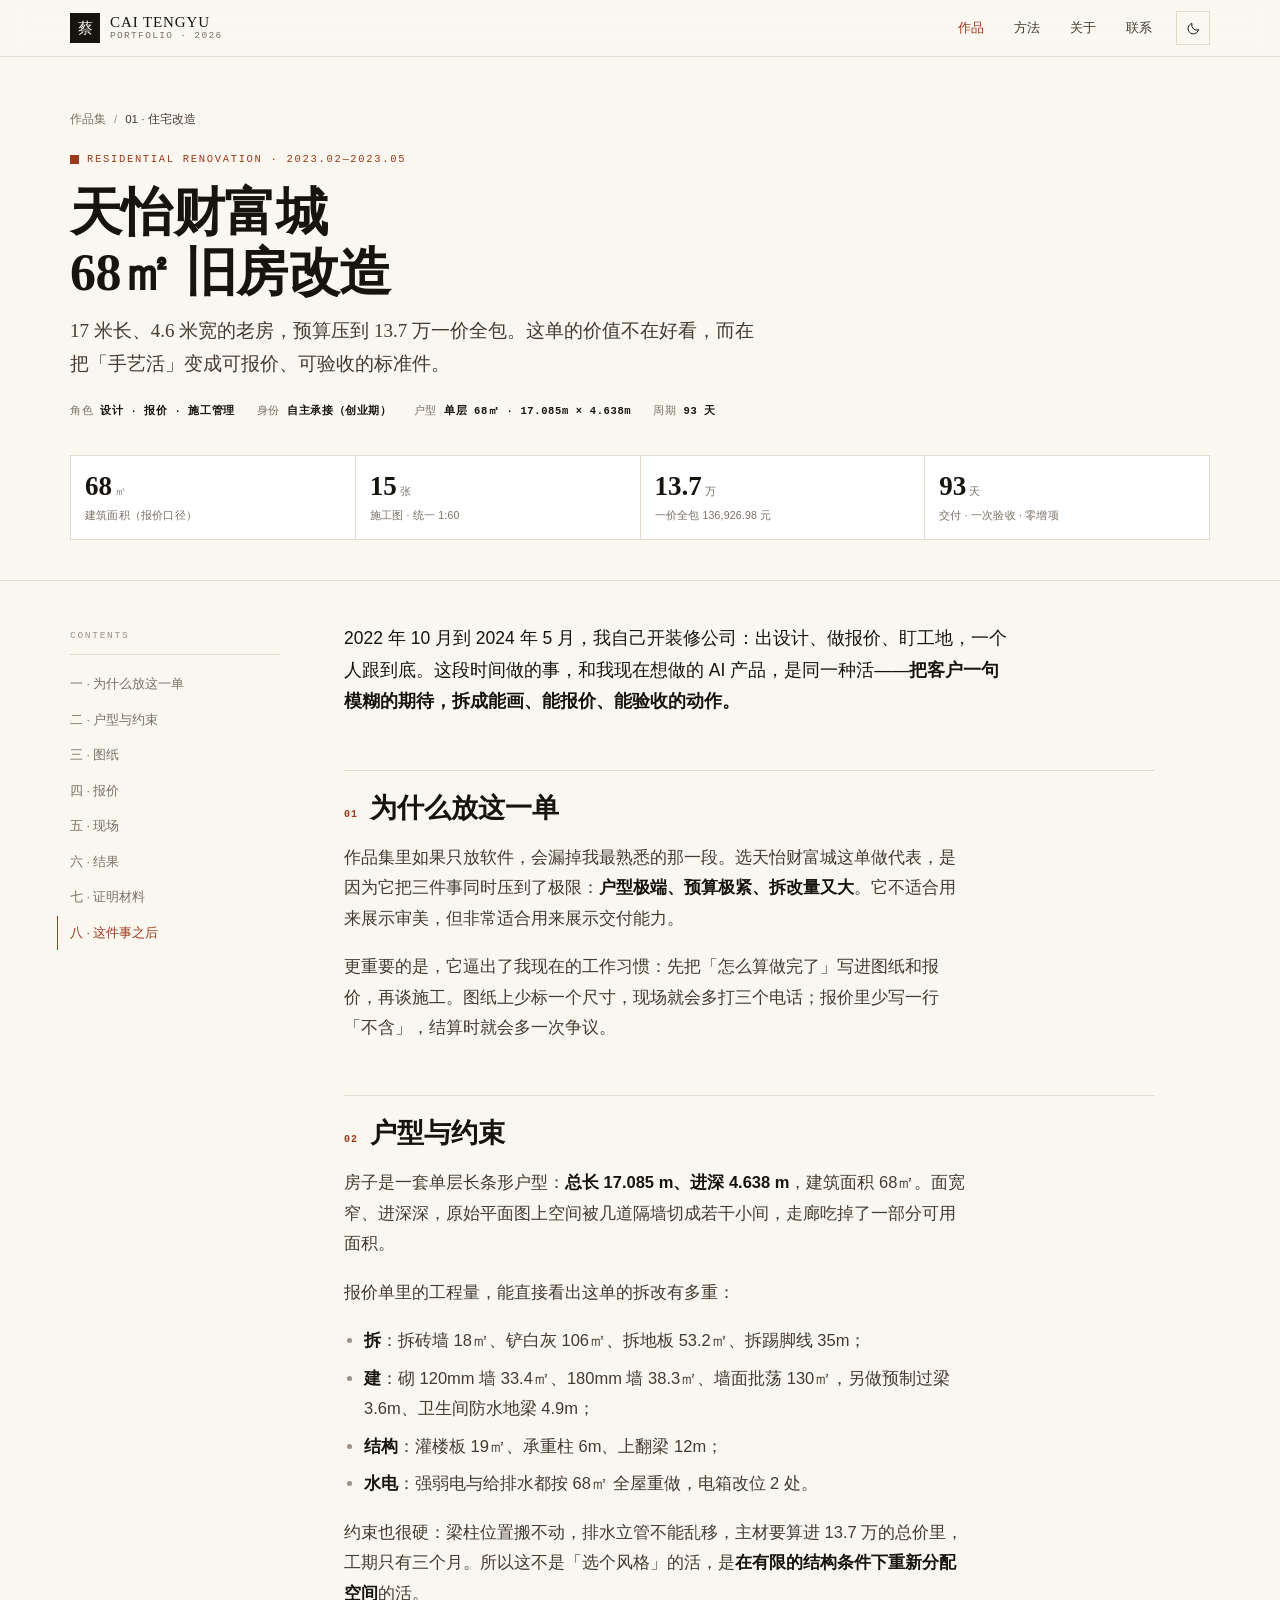
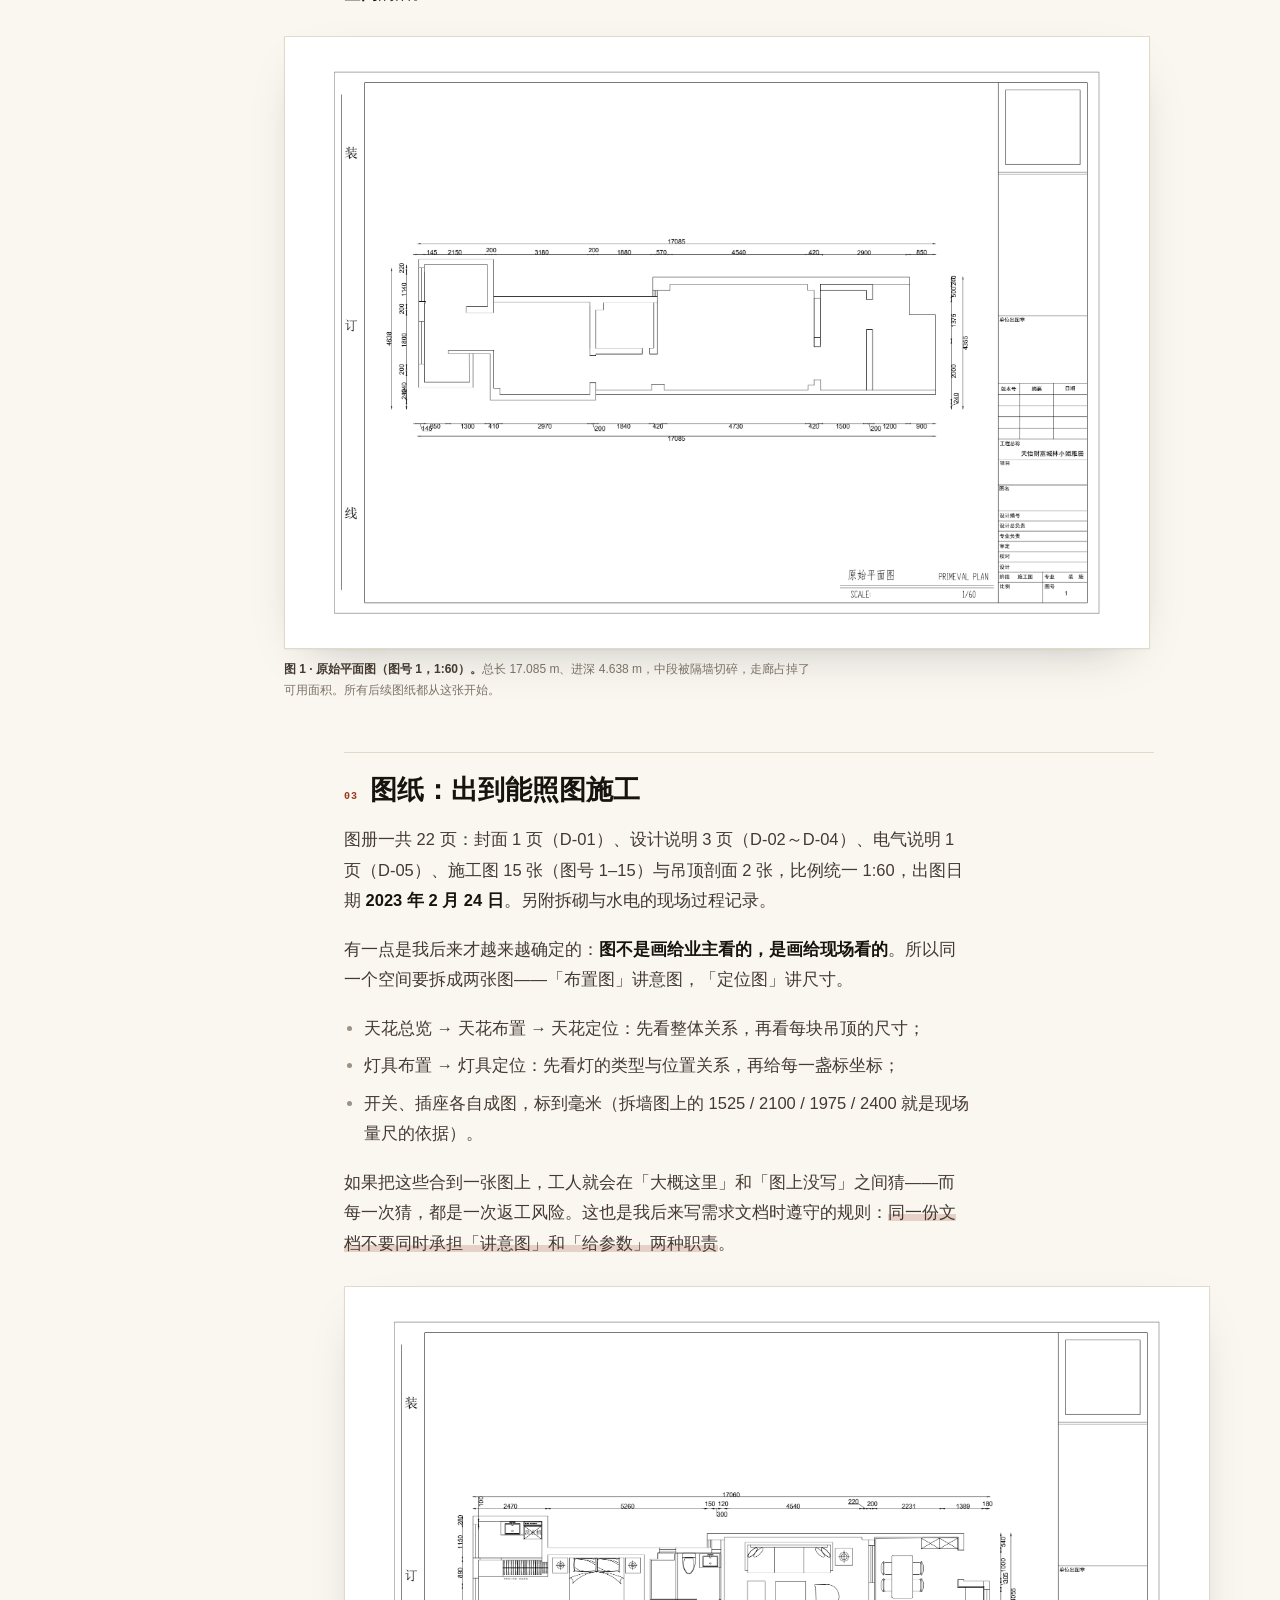
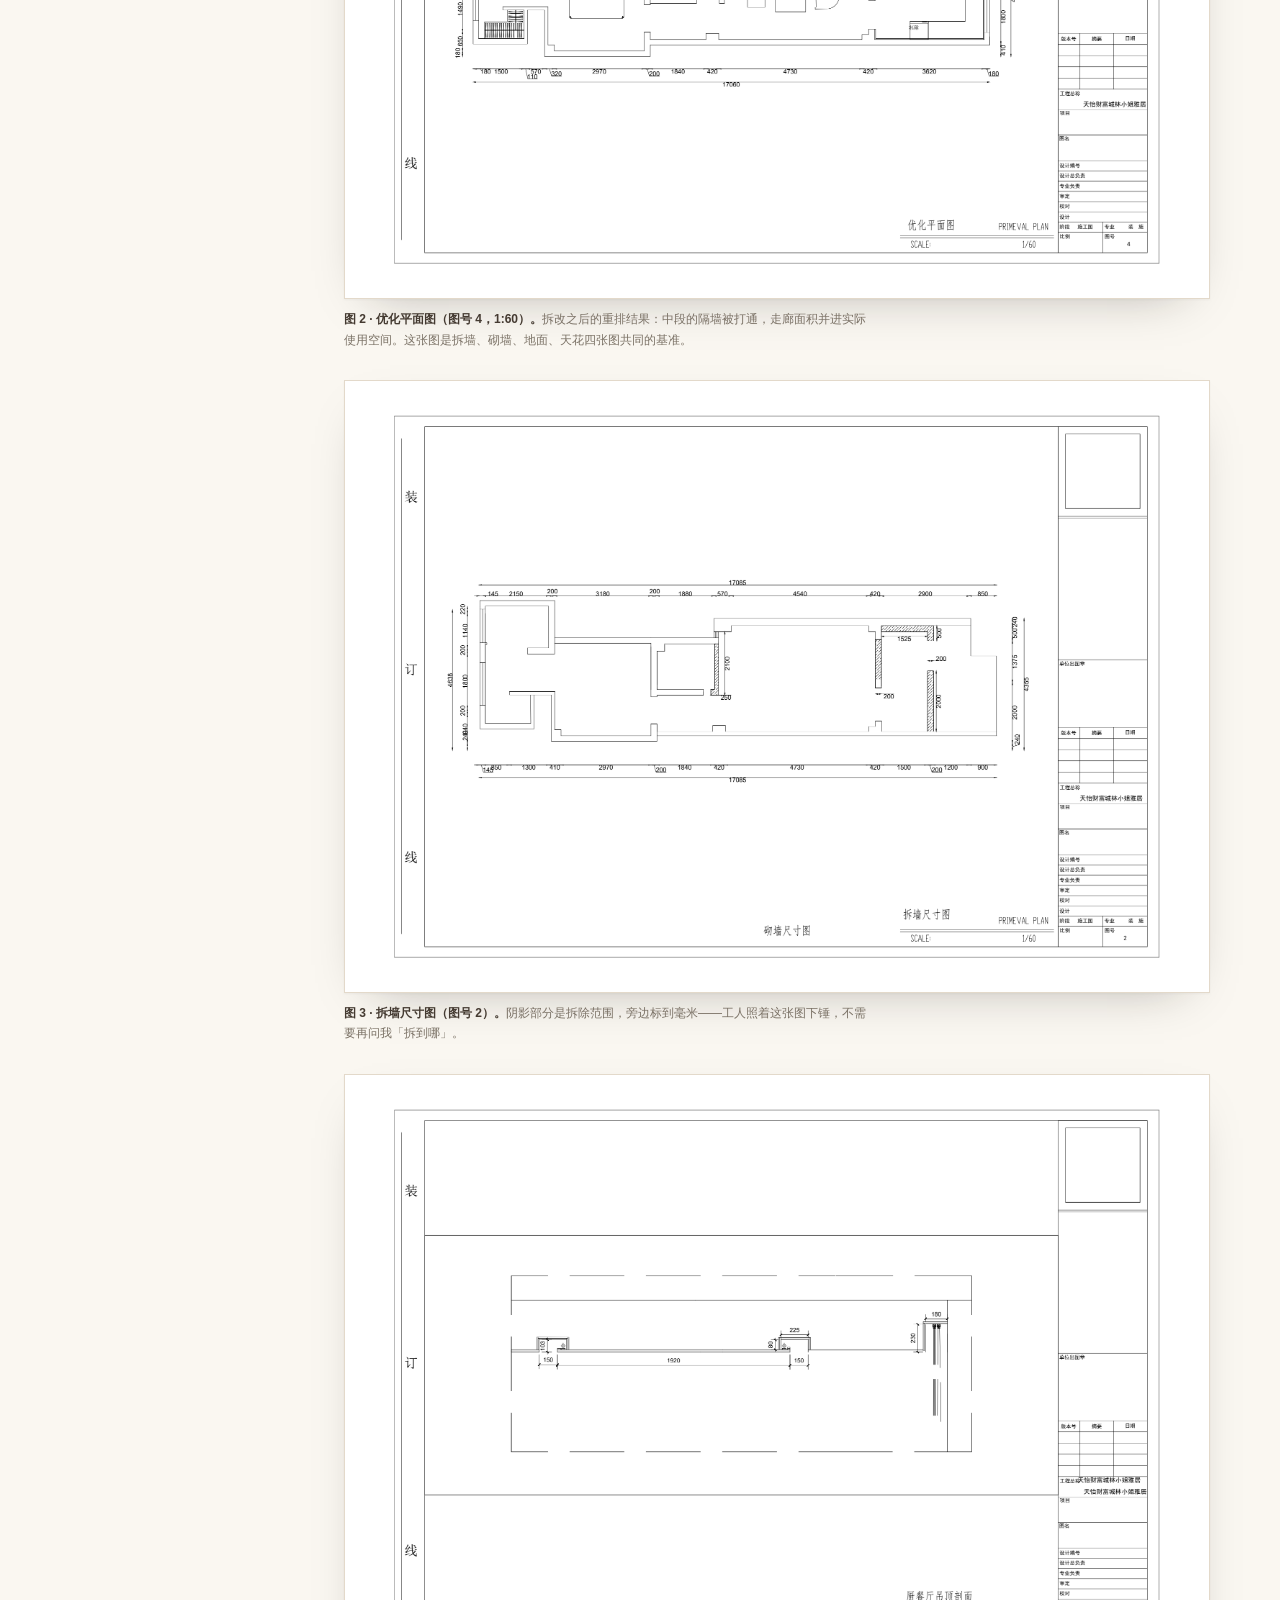
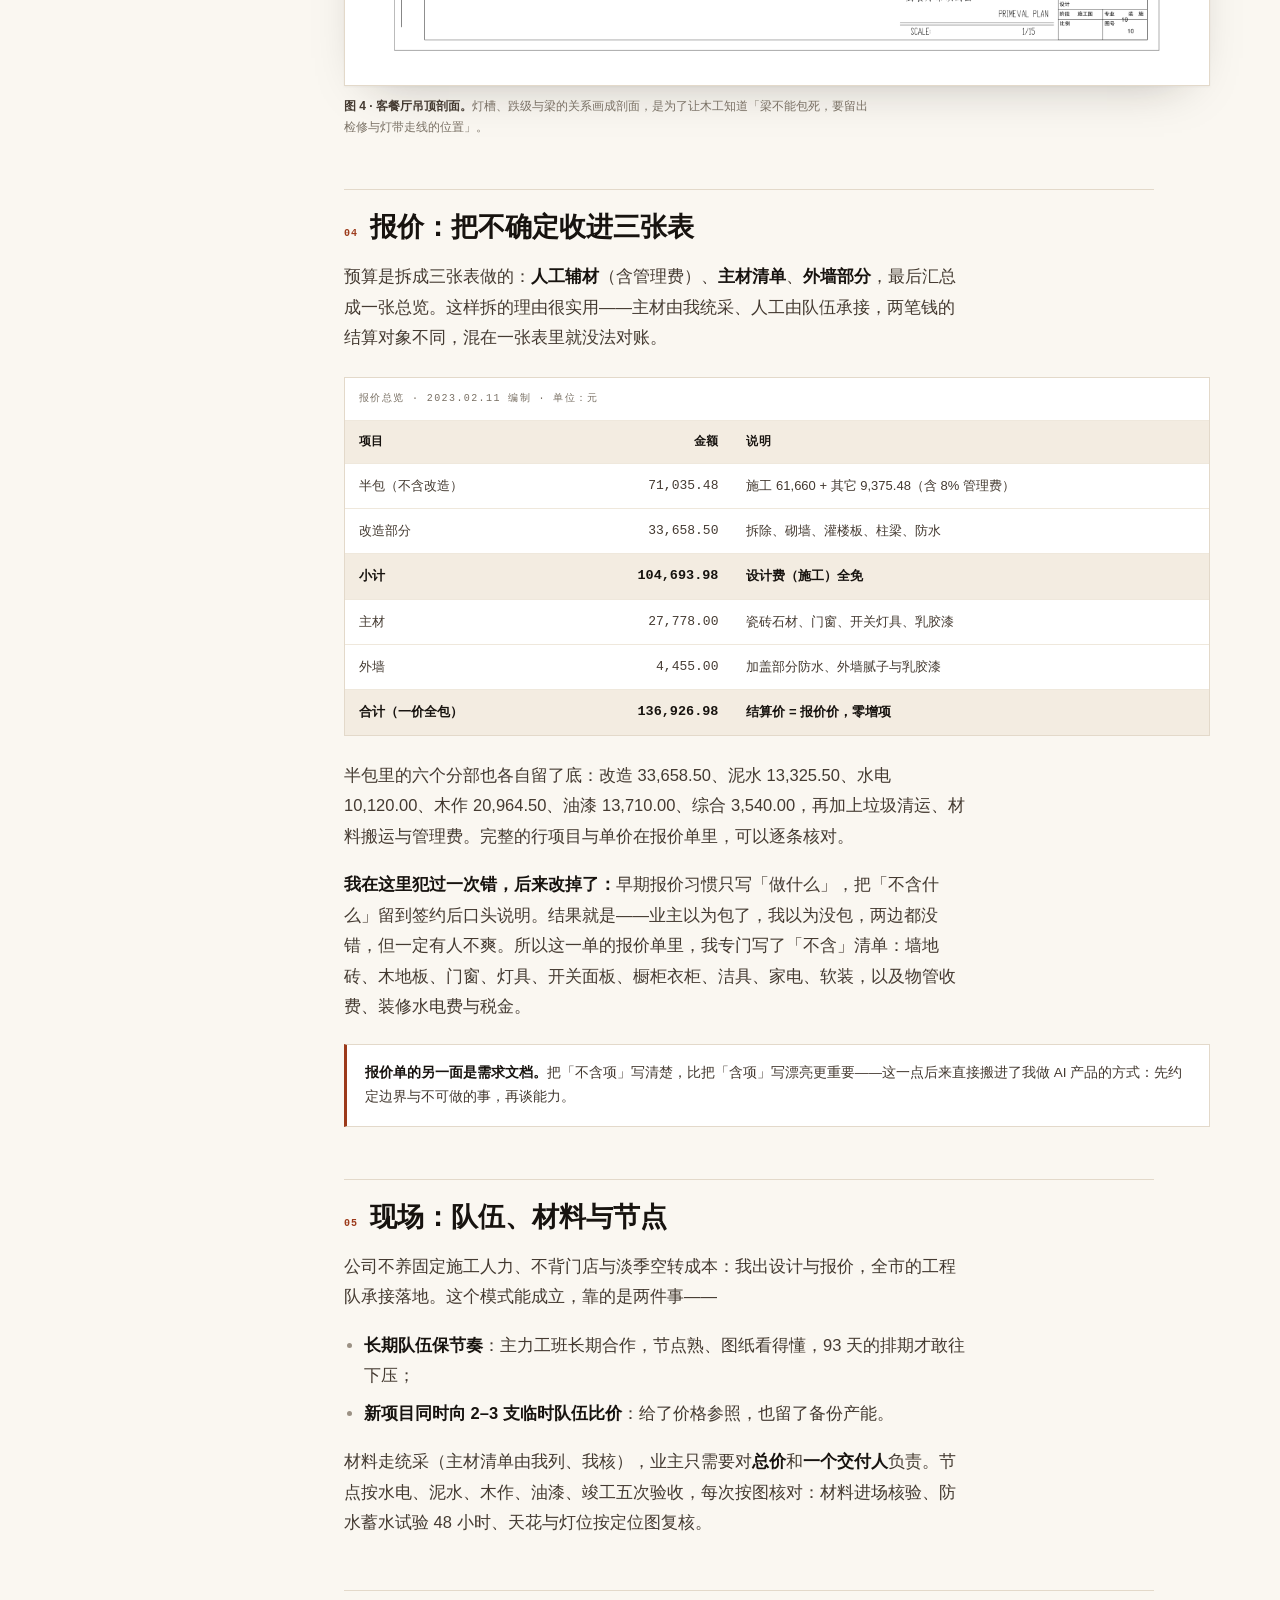
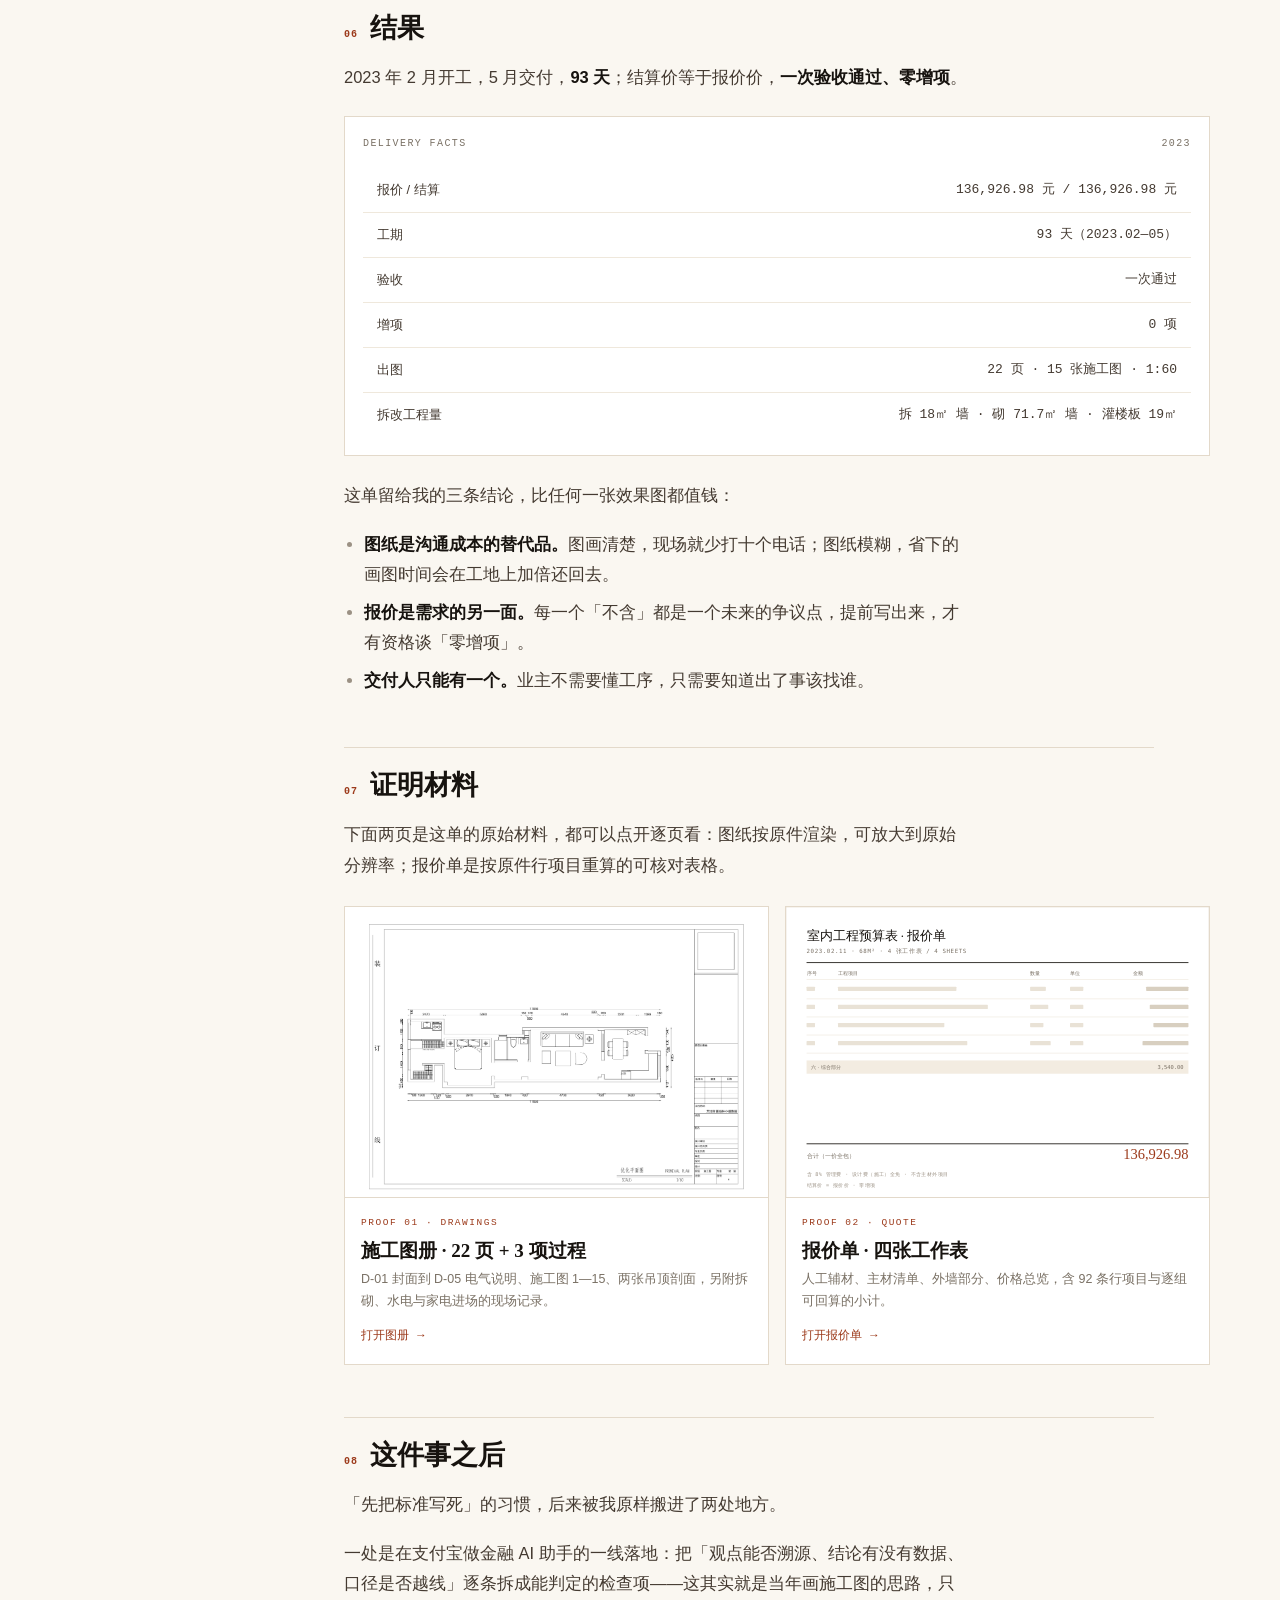
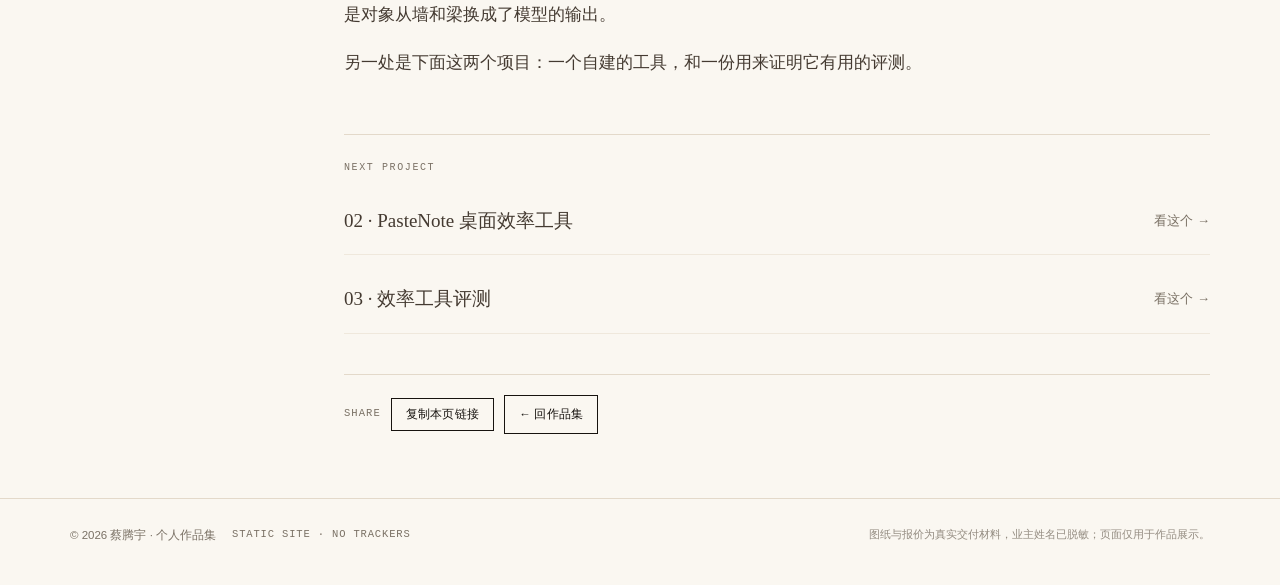
<file: 作品集网站/renovation.html>
﻿<!DOCTYPE html>
<html lang="zh-CN">
<head>
<meta charset="utf-8">
<meta name="viewport" content="width=device-width, initial-scale=1, viewport-fit=cover">
<title>天怡财富城 68㎡ 旧房改造 · 设计 · 报价 · 施工管理 — 蔡腾宇</title>
<meta name="description" content="17 米长、4.6 米宽的老房，13.7 万一口价：15 张施工图、三张预算表、93 天一次验收零增项。附 21 页图纸册与报价单。">
<meta name="theme-color" content="#FAF7F1" media="(prefers-color-scheme: light)">
<meta name="theme-color" content="#12100D" media="(prefers-color-scheme: dark)">
<meta property="og:type" content="article">
<meta property="og:title" content="天怡财富城 68㎡ 旧房改造 · 蔡腾宇">
<meta property="og:description" content="把手艺活变成可报价、可验收的标准件：15 张施工图 + 三张预算表 + 93 天一次验收零增项。">
<meta property="og:image" content="assets/img/drawings/full/draw-04.png">
<link rel="icon" href="assets/favicon.svg" type="image/svg+xml">
<link rel="stylesheet" href="assets/css/site.css">
</head>
<body>
<a class="skip-link" href="#main">跳到正文</a>

<svg width="0" height="0" style="position:absolute" aria-hidden="true">
  <symbol id="i-moon" viewBox="0 0 24 24"><path d="M20 14.5A8.5 8.5 0 0 1 9.5 4a8.5 8.5 0 1 0 10.5 10.5Z"/></symbol>
  <symbol id="i-sun" viewBox="0 0 24 24"><circle cx="12" cy="12" r="4"/><path d="M12 2v2M12 20v2M4.9 4.9l1.4 1.4M17.7 17.7l1.4 1.4M2 12h2M20 12h2M4.9 19.1l1.4-1.4M17.7 6.3l1.4-1.4"/></symbol>
  <symbol id="i-arrow" viewBox="0 0 24 24"><path d="M4 12h15M13 6l6 6-6 6"/></symbol>
  <symbol id="i-menu" viewBox="0 0 24 24"><path d="M3 6h18M3 12h18M3 18h18"/></symbol>
</svg>

<header class="site-head">
  <div class="shell bar">
    <a class="brand" href="index.html" aria-label="回到首页">
      <span class="mark" aria-hidden="true">蔡</span>
      <span class="txt"><span class="name">CAI TENGYU</span><span class="role">Portfolio · 2026</span></span>
    </a>
    <nav class="nav" aria-label="主导航">
      <a href="index.html#works" aria-current="page">作品</a>
      <a href="index.html#method">方法</a>
      <a href="index.html#about">关于</a>
      <a href="index.html#contact">联系</a>
    </nav>
    <div class="head-tools">
      <button class="icon-btn" data-theme-toggle aria-label="切换深浅色" aria-pressed="false"><svg aria-hidden="true"><use href="#i-moon"/></svg></button>
      <button class="icon-btn menu-btn" data-menu aria-expanded="false" aria-controls="drawer" aria-label="打开菜单"><svg aria-hidden="true"><use href="#i-menu"/></svg></button>
    </div>
  </div>
  <div class="drawer" id="drawer">
    <nav aria-label="移动端导航">
      <a href="index.html#works"><span>作品</span><span>01—03</span></a>
      <a href="index.html#method"><span>方法</span><span>HOW</span></a>
      <a href="index.html#about"><span>关于</span><span>ABOUT</span></a>
      <a href="index.html#contact"><span>联系</span><span>CONTACT</span></a>
    </nav>
  </div>
</header>

<main id="main">
  <div class="proj-hero" style="--c1:#9C3A1B">
    <div class="shell">
      <div class="crumb"><a href="index.html">作品集</a><span class="sep">/</span><span class="cur">01 · 住宅改造</span></div>
      <div class="tag"><span class="sq"></span>Residential Renovation · 2023.02—2023.05</div>
      <h1>天怡财富城<br>68㎡ 旧房改造</h1>
      <p class="sub">17 米长、4.6 米宽的老房，预算压到 13.7 万一价全包。这单的价值不在好看，而在把「手艺活」变成可报价、可验收的标准件。</p>
      <div class="meta">
        <span>角色 <b>设计 · 报价 · 施工管理</b></span>
        <span>身份 <b>自主承接（创业期）</b></span>
        <span>户型 <b>单层 68㎡ · 17.085m × 4.638m</b></span>
        <span>周期 <b>93 天</b></span>
      </div>
      <div class="kpis">
        <div class="k"><b>68<small>㎡</small></b><span>建筑面积（报价口径）</span></div>
        <div class="k"><b>15<small>张</small></b><span>施工图 · 统一 1:60</span></div>
        <div class="k"><b>13.7<small>万</small></b><span>一价全包 136,926.98 元</span></div>
        <div class="k"><b>93<small>天</small></b><span>交付 · 一次验收 · 零增项</span></div>
      </div>
    </div>
  </div>

  <div class="doc">
    <div class="shell">
      <div class="grid">
        <aside class="side" aria-label="本页目录">
          <div class="lbl">CONTENTS</div>
          <nav>
            <a href="#s-why">一 · 为什么放这一单</a>
            <a href="#s-limit">二 · 户型与约束</a>
            <a href="#s-draw">三 · 图纸</a>
            <a href="#s-quote">四 · 报价</a>
            <a href="#s-build">五 · 现场</a>
            <a href="#s-result">六 · 结果</a>
            <a href="#s-proof">七 · 证明材料</a>
            <a href="#s-after">八 · 这件事之后</a>
          </nav>
        </aside>

        <article class="article">
          <p class="lead">2022 年 10 月到 2024 年 5 月，我自己开装修公司：出设计、做报价、盯工地，一个人跟到底。这段时间做的事，和我现在想做的 AI 产品，是同一种活——<strong>把客户一句模糊的期待，拆成能画、能报价、能验收的动作。</strong></p>

          <h2 id="s-why"><span class="n">01</span>为什么放这一单</h2>
          <p>作品集里如果只放软件，会漏掉我最熟悉的那一段。选天怡财富城这单做代表，是因为它把三件事同时压到了极限：<strong>户型极端、预算极紧、拆改量又大</strong>。它不适合用来展示审美，但非常适合用来展示交付能力。</p>
          <p>更重要的是，它逼出了我现在的工作习惯：先把「怎么算做完了」写进图纸和报价，再谈施工。图纸上少标一个尺寸，现场就会多打三个电话；报价里少写一行「不含」，结算时就会多一次争议。</p>

          <h2 id="s-limit"><span class="n">02</span>户型与约束</h2>
          <p>房子是一套单层长条形户型：<strong>总长 17.085 m、进深 4.638 m</strong>，建筑面积 68㎡。面宽窄、进深深，原始平面图上空间被几道隔墙切成若干小间，走廊吃掉了一部分可用面积。</p>
          <p>报价单里的工程量，能直接看出这单的拆改有多重：</p>
          <ul>
            <li><strong>拆</strong>：拆砖墙 18㎡、铲白灰 106㎡、拆地板 53.2㎡、拆踢脚线 35m；</li>
            <li><strong>建</strong>：砌 120mm 墙 33.4㎡、180mm 墙 38.3㎡、墙面批荡 130㎡，另做预制过梁 3.6m、卫生间防水地梁 4.9m；</li>
            <li><strong>结构</strong>：灌楼板 19㎡、承重柱 6m、上翻梁 12m；</li>
            <li><strong>水电</strong>：强弱电与给排水都按 68㎡ 全屋重做，电箱改位 2 处。</li>
          </ul>
          <p>约束也很硬：梁柱位置搬不动，排水立管不能乱移，主材要算进 13.7 万的总价里，工期只有三个月。所以这不是「选个风格」的活，是<strong>在有限的结构条件下重新分配空间</strong>的活。</p>

          <figure class="fig-wide">
            <img src="assets/img/drawings/full/draw-01.png" alt="原始平面图（图号 1）" data-zoom data-title="原始平面图 · 图号 1 · 1:60" width="1400" height="990" loading="lazy">
            <figcaption><b>图 1 · 原始平面图（图号 1，1:60）。</b>总长 17.085 m、进深 4.638 m，中段被隔墙切碎，走廊占掉了可用面积。所有后续图纸都从这张开始。</figcaption>
          </figure>

          <h2 id="s-draw"><span class="n">03</span>图纸：出到能照图施工</h2>
          <p>图册一共 22 页：封面 1 页（D-01）、设计说明 3 页（D-02～D-04）、电气说明 1 页（D-05）、施工图 15 张（图号 1–15）与吊顶剖面 2 张，比例统一 1:60，出图日期 <strong>2023 年 2 月 24 日</strong>。另附拆砌与水电的现场过程记录。</p>
          <p>有一点是我后来才越来越确定的：<strong>图不是画给业主看的，是画给现场看的</strong>。所以同一个空间要拆成两张图——「布置图」讲意图，「定位图」讲尺寸。</p>
          <ul>
            <li>天花总览 → 天花布置 → 天花定位：先看整体关系，再看每块吊顶的尺寸；</li>
            <li>灯具布置 → 灯具定位：先看灯的类型与位置关系，再给每一盏标坐标；</li>
            <li>开关、插座各自成图，标到毫米（拆墙图上的 1525 / 2100 / 1975 / 2400 就是现场量尺的依据）。</li>
          </ul>
          <p>如果把这些合到一张图上，工人就会在「大概这里」和「图上没写」之间猜——而每一次猜，都是一次返工风险。这也是我后来写需求文档时遵守的规则：<em>同一份文档不要同时承担「讲意图」和「给参数」两种职责</em>。</p>

          <figure>
            <img src="assets/img/drawings/full/draw-04.png" alt="优化平面图（图号 4）" data-zoom data-title="优化平面图 · 图号 4 · 1:60" width="1400" height="990" loading="lazy">
            <figcaption><b>图 2 · 优化平面图（图号 4，1:60）。</b>拆改之后的重排结果：中段的隔墙被打通，走廊面积并进实际使用空间。这张图是拆墙、砌墙、地面、天花四张图共同的基准。</figcaption>
          </figure>

          <figure>
            <img src="assets/img/drawings/full/draw-02.png" alt="拆墙尺寸图（图号 2）" data-zoom data-title="拆墙尺寸图 · 图号 2 · 1:60" width="1400" height="990" loading="lazy">
            <figcaption><b>图 3 · 拆墙尺寸图（图号 2）。</b>阴影部分是拆除范围，旁边标到毫米——工人照着这张图下锤，不需要再问我「拆到哪」。</figcaption>
          </figure>

          <figure>
            <img src="assets/img/drawings/full/sec-02.png" alt="客餐厅吊顶剖面" data-zoom data-title="客餐厅吊顶剖面 · 1:60" width="1400" height="990" loading="lazy">
            <figcaption><b>图 4 · 客餐厅吊顶剖面。</b>灯槽、跌级与梁的关系画成剖面，是为了让木工知道「梁不能包死，要留出检修与灯带走线的位置」。</figcaption>
          </figure>

          <h2 id="s-quote"><span class="n">04</span>报价：把不确定收进三张表</h2>
          <p>预算是拆成三张表做的：<strong>人工辅材</strong>（含管理费）、<strong>主材清单</strong>、<strong>外墙部分</strong>，最后汇总成一张总览。这样拆的理由很实用——主材由我统采、人工由队伍承接，两笔钱的结算对象不同，混在一张表里就没法对账。</p>

          <div class="tbl-wrap">
            <div class="scroll">
              <table>
                <caption>报价总览 · 2023.02.11 编制 · 单位：元</caption>
                <thead><tr><th>项目</th><th class="num">金额</th><th>说明</th></tr></thead>
                <tbody>
                  <tr><td>半包（不含改造）</td><td class="num">71,035.48</td><td>施工 61,660 + 其它 9,375.48（含 8% 管理费）</td></tr>
                  <tr><td>改造部分</td><td class="num">33,658.50</td><td>拆除、砌墙、灌楼板、柱梁、防水</td></tr>
                  <tr class="sum"><td>小计</td><td class="num">104,693.98</td><td>设计费（施工）全免</td></tr>
                  <tr><td>主材</td><td class="num">27,778.00</td><td>瓷砖石材、门窗、开关灯具、乳胶漆</td></tr>
                  <tr><td>外墙</td><td class="num">4,455.00</td><td>加盖部分防水、外墙腻子与乳胶漆</td></tr>
                  <tr class="sum"><td>合计（一价全包）</td><td class="num">136,926.98</td><td>结算价 = 报价价，零增项</td></tr>
                </tbody>
              </table>
            </div>
          </div>

          <p>半包里的六个分部也各自留了底：改造 33,658.50、泥水 13,325.50、水电 10,120.00、木作 20,964.50、油漆 13,710.00、综合 3,540.00，再加上垃圾清运、材料搬运与管理费。完整的行项目与单价在报价单里，可以逐条核对。</p>

          <p><strong>我在这里犯过一次错，后来改掉了：</strong>早期报价习惯只写「做什么」，把「不含什么」留到签约后口头说明。结果就是——业主以为包了，我以为没包，两边都没错，但一定有人不爽。所以这一单的报价单里，我专门写了「不含」清单：墙地砖、木地板、门窗、灯具、开关面板、橱柜衣柜、洁具、家电、软装，以及物管收费、装修水电费与税金。</p>

          <div class="callout">
            <b>报价单的另一面是需求文档。</b>把「不含项」写清楚，比把「含项」写漂亮更重要——这一点后来直接搬进了我做 AI 产品的方式：先约定边界与不可做的事，再谈能力。
          </div>

          <h2 id="s-build"><span class="n">05</span>现场：队伍、材料与节点</h2>
          <p>公司不养固定施工人力、不背门店与淡季空转成本：我出设计与报价，全市的工程队承接落地。这个模式能成立，靠的是两件事——</p>
          <ul>
            <li><strong>长期队伍保节奏</strong>：主力工班长期合作，节点熟、图纸看得懂，93 天的排期才敢往下压；</li>
            <li><strong>新项目同时向 2–3 支临时队伍比价</strong>：给了价格参照，也留了备份产能。</li>
          </ul>
          <p>材料走统采（主材清单由我列、我核），业主只需要对<strong>总价</strong>和<strong>一个交付人</strong>负责。节点按水电、泥水、木作、油漆、竣工五次验收，每次按图核对：材料进场核验、防水蓄水试验 48 小时、天花与灯位按定位图复核。</p>

          <h2 id="s-result"><span class="n">06</span>结果</h2>
          <p>2023 年 2 月开工，5 月交付，<strong>93 天</strong>；结算价等于报价价，<strong>一次验收通过、零增项</strong>。</p>

          <div class="panel">
            <div class="cap"><span>DELIVERY FACTS</span><span>2023</span></div>
            <div class="tbl-wrap" style="margin:0;border:0">
              <div class="scroll">
                <table style="min-width:0">
                  <tbody>
                    <tr><td>报价 / 结算</td><td class="num">136,926.98 元 / 136,926.98 元</td></tr>
                    <tr><td>工期</td><td class="num">93 天（2023.02—05）</td></tr>
                    <tr><td>验收</td><td class="num">一次通过</td></tr>
                    <tr><td>增项</td><td class="num">0 项</td></tr>
                    <tr><td>出图</td><td class="num">22 页 · 15 张施工图 · 1:60</td></tr>
                    <tr><td>拆改工程量</td><td class="num">拆 18㎡ 墙 · 砌 71.7㎡ 墙 · 灌楼板 19㎡</td></tr>
                  </tbody>
                </table>
              </div>
            </div>
          </div>

          <p>这单留给我的三条结论，比任何一张效果图都值钱：</p>
          <ul>
            <li><strong>图纸是沟通成本的替代品。</strong>图画清楚，现场就少打十个电话；图纸模糊，省下的画图时间会在工地上加倍还回去。</li>
            <li><strong>报价是需求的另一面。</strong>每一个「不含」都是一个未来的争议点，提前写出来，才有资格谈「零增项」。</li>
            <li><strong>交付人只能有一个。</strong>业主不需要懂工序，只需要知道出了事该找谁。</li>
          </ul>

          <h2 id="s-proof"><span class="n">07</span>证明材料</h2>
          <p>下面两页是这单的原始材料，都可以点开逐页看：图纸按原件渲染，可放大到原始分辨率；报价单是按原件行项目重算的可核对表格。</p>

          <div class="proof">
            <a class="proof-card" href="drawings.html">
              <span class="pc-thumb"><img src="assets/img/drawings/full/draw-04.png" alt="图纸册预览" loading="lazy" width="1400" height="990"></span>
              <span class="pc-body">
                <span class="pc-k">PROOF 01 · DRAWINGS</span>
                <b>施工图册 · 22 页 + 3 项过程</b>
                <span class="pc-d">D-01 封面到 D-05 电气说明、施工图 1—15、两张吊顶剖面，另附拆砌、水电与家电进场的现场记录。</span>
                <span class="pc-go">打开图册 <i aria-hidden="true">→</i></span>
              </span>
            </a>
            <a class="proof-card" href="quote.html">
              <span class="pc-thumb"><img src="assets/img/proof-quote.svg" alt="报价单预览" loading="lazy" width="700" height="495"></span>
              <span class="pc-body">
                <span class="pc-k">PROOF 02 · QUOTE</span>
                <b>报价单 · 四张工作表</b>
                <span class="pc-d">人工辅材、主材清单、外墙部分、价格总览，含 92 条行项目与逐组可回算的小计。</span>
                <span class="pc-go">打开报价单 <i aria-hidden="true">→</i></span>
              </span>
            </a>
          </div>

          <h2 id="s-after"><span class="n">08</span>这件事之后</h2>
          <p>「先把标准写死」的习惯，后来被我原样搬进了两处地方。</p>
          <p>一处是在支付宝做金融 AI 助手的一线落地：把「观点能否溯源、结论有没有数据、口径是否越线」逐条拆成能判定的检查项——这其实就是当年画施工图的思路，只是对象从墙和梁换成了模型的输出。</p>
          <p>另一处是下面这两个项目：一个自建的工具，和一份用来证明它有用的评测。</p>

          <div class="next">
            <span class="lbl">NEXT PROJECT</span>
            <a href="pastenote.html"><span>02 · PasteNote 桌面效率工具</span><span>看这个 →</span></a>
            <a href="review.html"><span>03 · 效率工具评测</span><span>看这个 →</span></a>
          </div>

          <div class="share">
            <span class="mono" style="font-size:10.5px;letter-spacing:.1em">SHARE</span>
            <button class="btn" data-share>复制本页链接</button>
            <a class="btn" href="index.html">← 回作品集</a>
          </div>
        </article>
      </div>
    </div>
  </div>
</main>

<footer class="site-foot">
  <div class="shell in">
    <div class="top">
      <span>© <span data-year>2026</span> 蔡腾宇 · 个人作品集</span>
      <span class="mono">STATIC SITE · NO TRACKERS</span>
    </div>
    <span style="font-size:11px;opacity:.8">图纸与报价为真实交付材料，业主姓名已脱敏；页面仅用于作品展示。</span>
  </div>
</footer>

<div class="lb" aria-hidden="true" role="dialog" aria-label="图片查看">
  <button class="close" data-lb-close aria-label="关闭">×</button>
  <button class="nav prev" data-lb-nav="prev" aria-label="上一张">‹</button>
  <button class="nav next" data-lb-nav="next" aria-label="下一张">›</button>
  <div class="stage"><img alt=""></div>
  <div class="zoombar">
    <button type="button" data-zc="out" aria-label="缩小">−</button>
    <button type="button" data-zc="fit" aria-label="适应屏幕">适应</button>
    <button type="button" data-zc="in" aria-label="放大">＋</button>
  </div>
  <div class="bar">
    <span class="nn">01 / 01</span>
    <span class="tt"></span>
    <span class="act"><a href="#" data-full-link target="_blank" rel="noopener">原图</a></span>
  </div>
</div>

<button class="totop" aria-label="返回顶部"><svg width="14" height="14" viewBox="0 0 24 24" fill="none" stroke="currentColor" stroke-width="1.7" stroke-linecap="round" stroke-linejoin="round"><path d="M12 20V5M6 11l6-6 6 6"/></svg></button>
<script src="assets/js/site.js"></script>
</body>
</html>
</file>
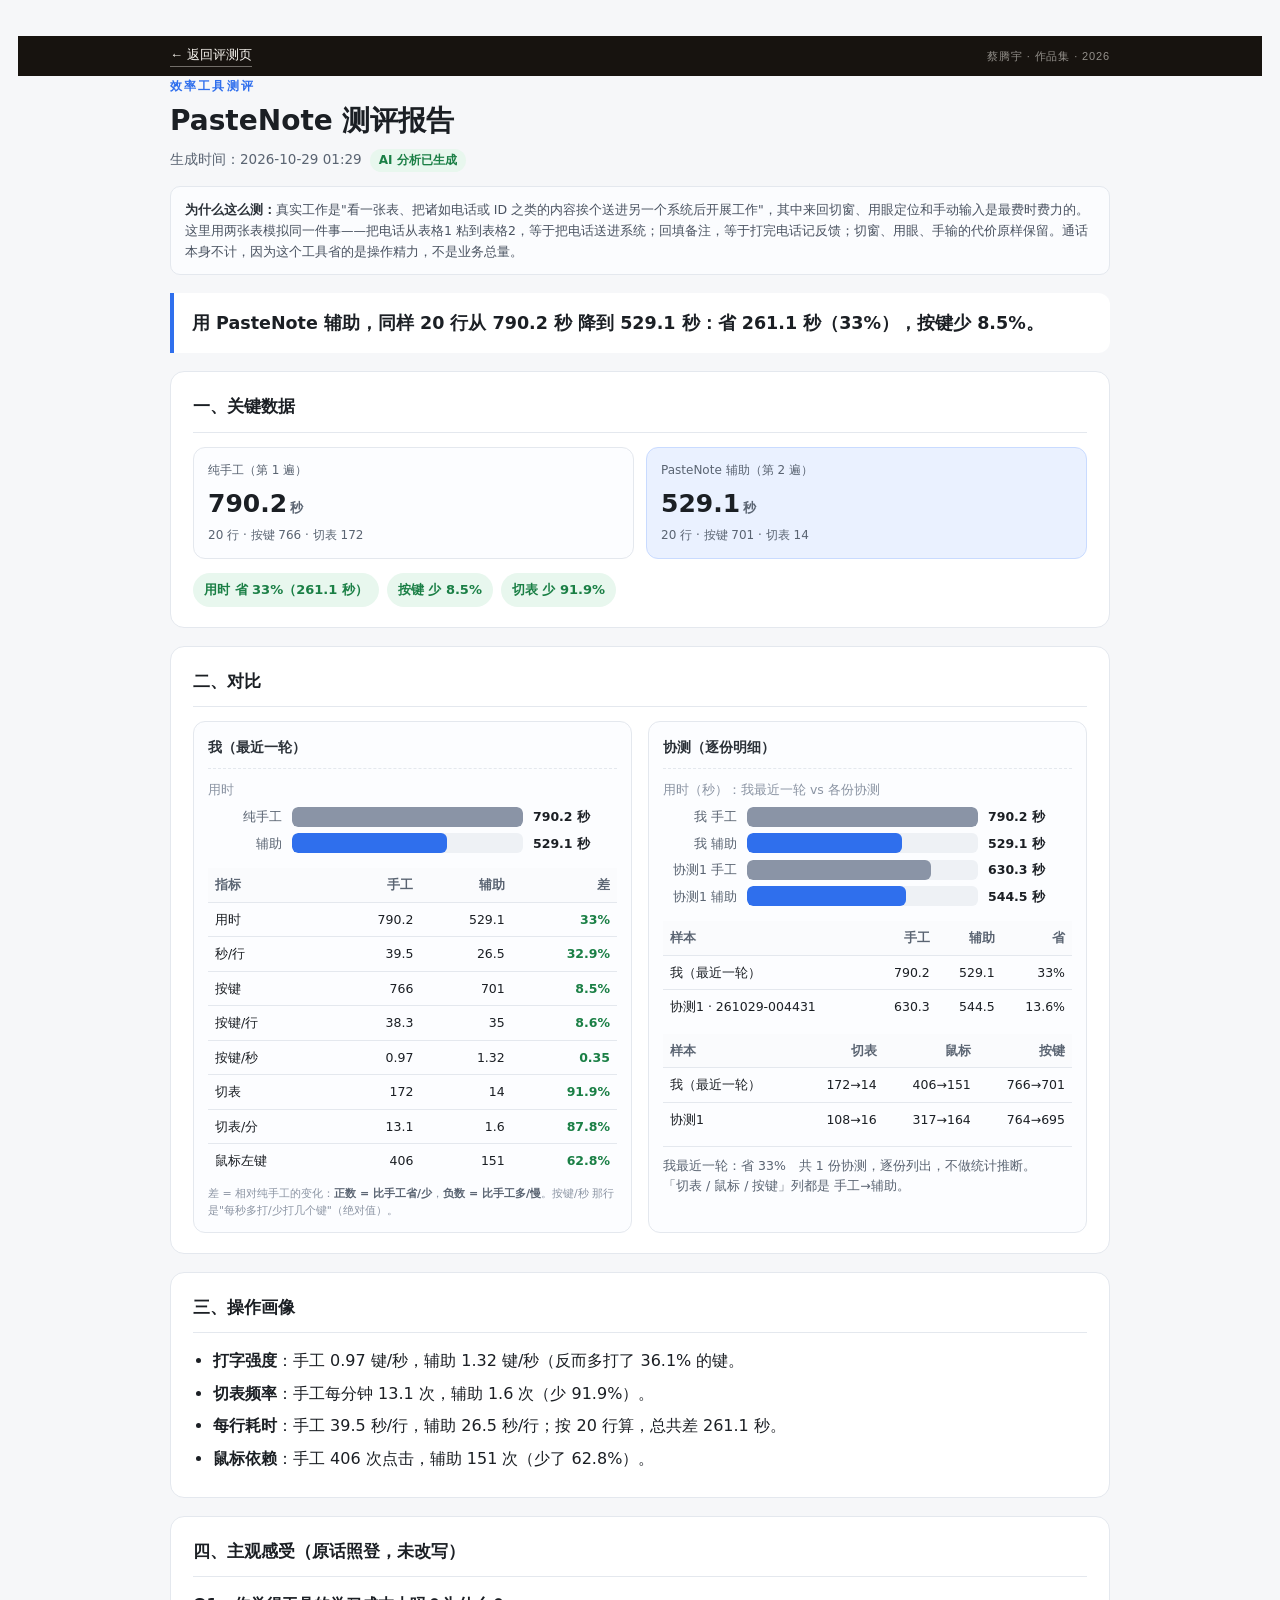
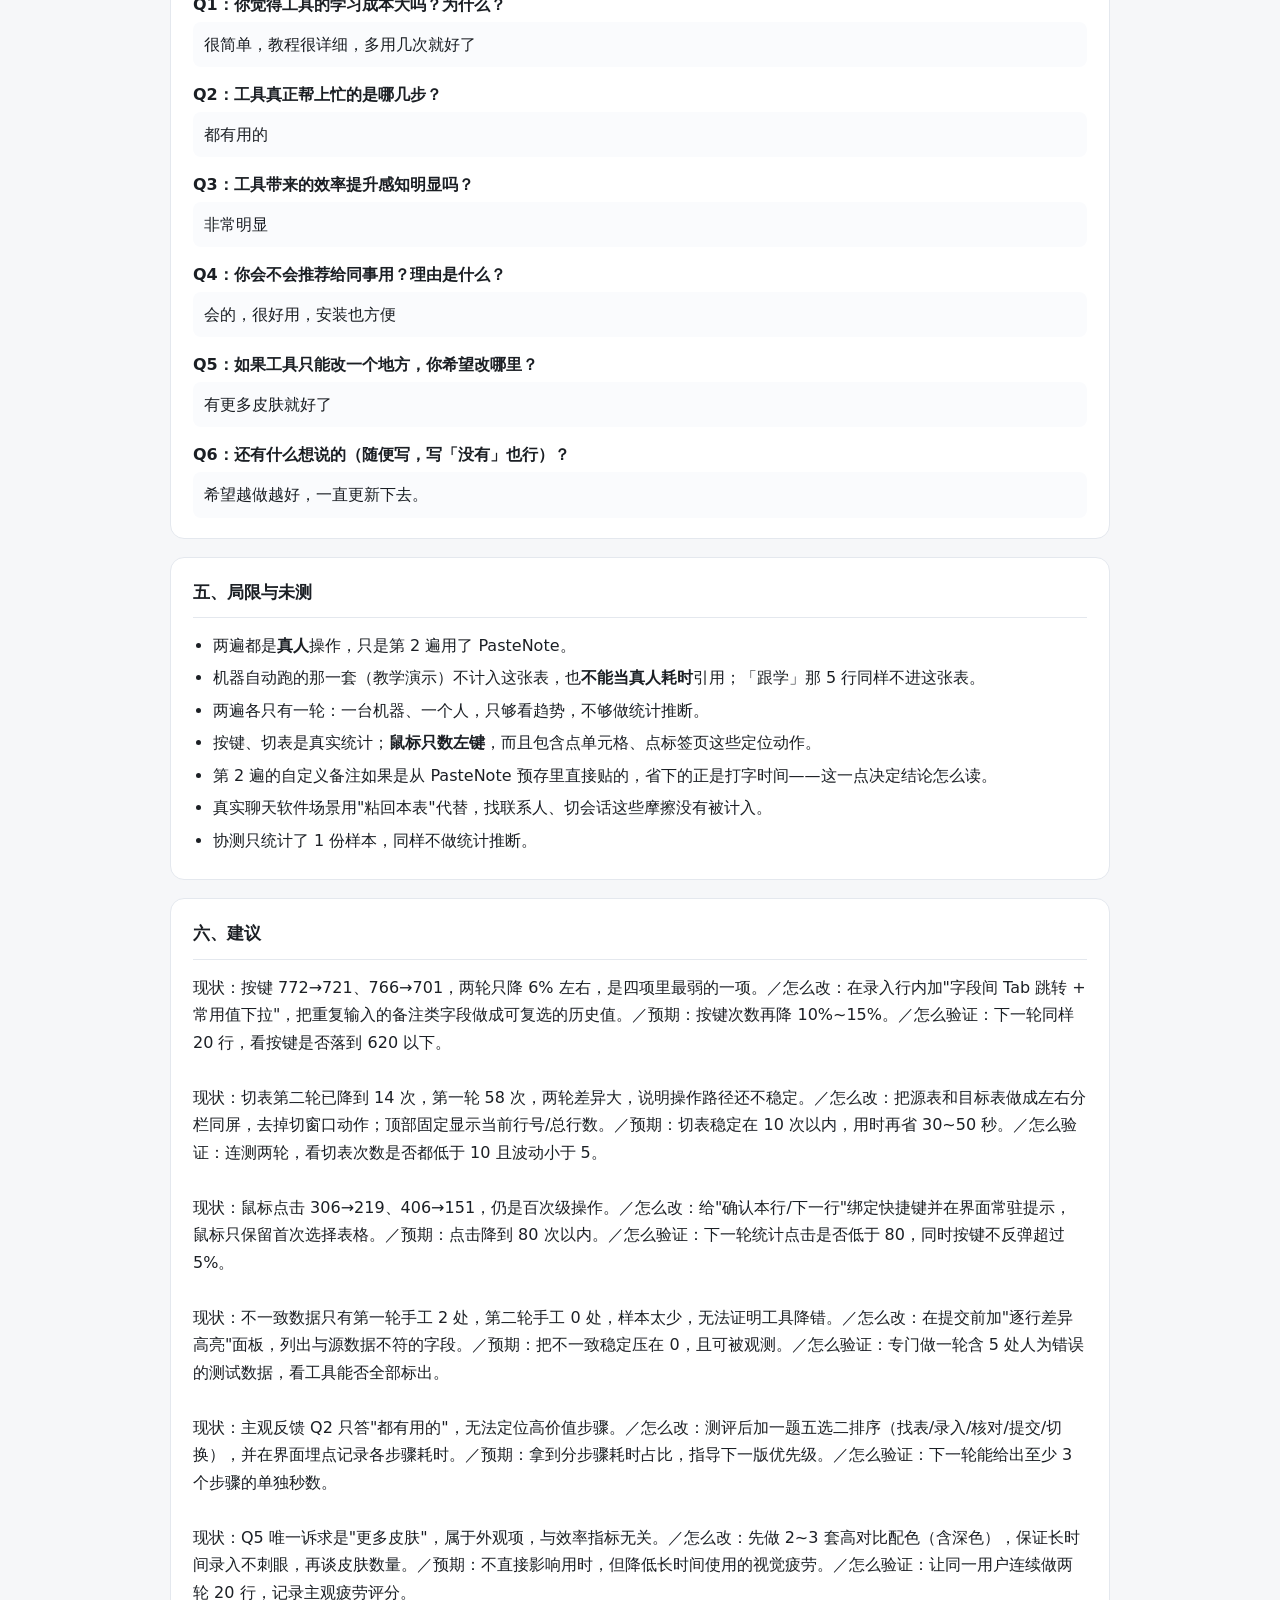
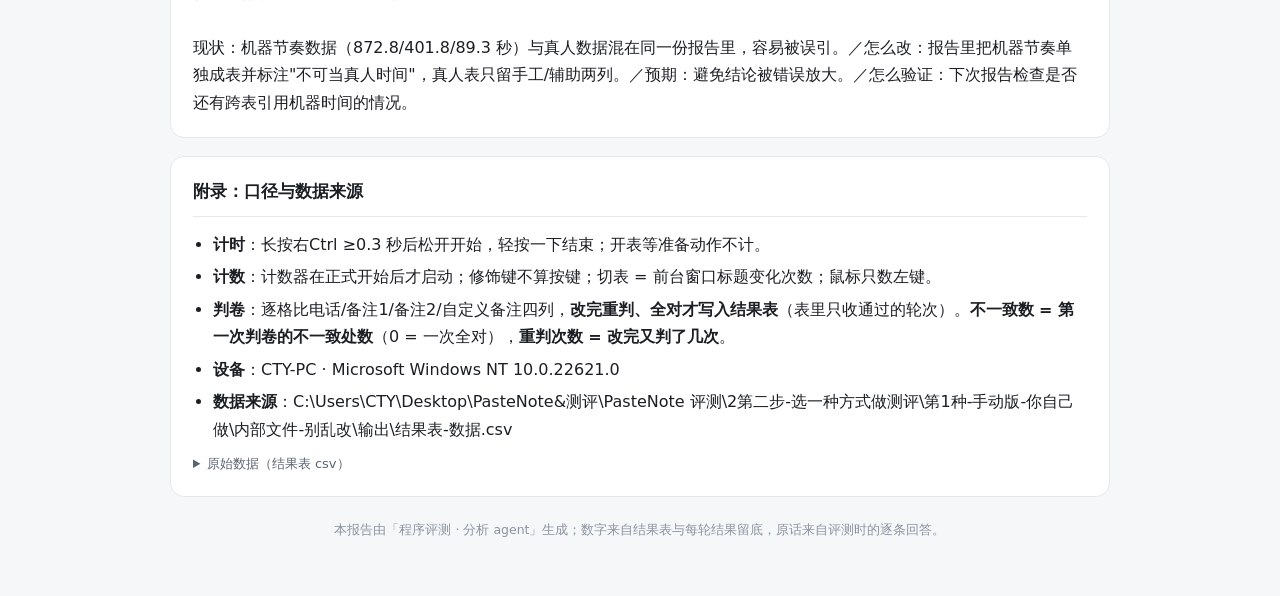
<file: 作品集网站/report.html>
﻿<!DOCTYPE html>
<html lang="zh-CN">
<head>
<meta charset="utf-8">
<meta name="viewport" content="width=device-width, initial-scale=1">
<title>PasteNote 测评报告</title>
<style>
  :root {
    --ink:#1b1f24; --ink-2:#5a6472; --ink-3:#8b94a3; --line:#e4e8ee; --bg:#f6f7f9;
    --card:#fff; --brand:#2f6fed; --brand-soft:#eaf1ff;
    --warn:#b26a00; --warn-soft:#fff6e5; --ok:#1a7f45; --ok-soft:#e8f7ee;
    --manual:#8a94a6; --assist:#2f6fed; --bad:#e5484d;
  }
  *{box-sizing:border-box}
  body{margin:0;padding:36px 18px 56px;background:var(--bg);color:var(--ink);
       font:16px/1.72 "Microsoft YaHei UI","PingFang SC","Segoe UI",system-ui,sans-serif}
  .wrap{max-width:940px;margin:0 auto}
  .eyebrow{font-size:12px;letter-spacing:.18em;color:var(--brand);font-weight:700}
  h1{font-size:28px;line-height:1.35;margin:6px 0 8px;font-weight:800}
  .meta{color:var(--ink-2);font-size:13.5px}
  .badge{display:inline-block;margin-left:8px;padding:1px 9px;border-radius:999px;font-size:12px;font-weight:700;background:var(--ok-soft);color:var(--ok)}
  .badge.warn{background:var(--warn-soft);color:var(--warn)}
  .why{margin:14px 0 0;padding:12px 14px;border-radius:10px;background:#fbfcfe;border:1px solid var(--line);
       color:#4a5361;font-size:12.5px;line-height:1.7}
  .why b{color:#2b3138}
  .headline{margin:18px 0 0;padding:16px 18px;border-left:4px solid var(--brand);background:var(--card);
            border-radius:0 12px 12px 0;font-size:17.5px;font-weight:700;line-height:1.6}
  section.card{background:var(--card);border:1px solid var(--line);border-radius:14px;padding:20px 22px;margin-top:18px}
  section.card>h2{font-size:17px;margin:0 0 14px;padding-bottom:10px;border-bottom:1px solid var(--line);font-weight:800}
  .cards{display:flex;gap:12px;flex-wrap:wrap}
  .kpi{flex:1 1 170px;border:1px solid var(--line);border-radius:12px;padding:12px 14px;background:#fcfdff}
  .kpi .label{font-size:12px;color:var(--ink-2)}
  .kpi .value{font-size:25px;font-weight:800;margin-top:2px}
  .kpi .unit{font-size:13px;font-weight:600;color:var(--ink-2);margin-left:3px}
  .kpi.assist{border-color:#c9dbff;background:var(--brand-soft)}
  .chips{display:flex;gap:8px;flex-wrap:wrap;margin:14px 0 0}
  .chip{padding:6px 11px;border-radius:999px;background:#f2f5fa;font-size:13px;font-weight:700;color:#31405a}
  .chip.good{background:var(--ok-soft);color:var(--ok)}
  .chip.bad{background:#fdeced;color:#a5282c}
  .bars{margin-top:16px}
  .bar-group{margin:0 0 14px}
  .bar-group .t{font-size:12.5px;color:var(--ink-3);margin:0 0 6px}
  .bar-row{display:flex;align-items:center;gap:10px;margin:5px 0}
  .bar-name{width:116px;font-size:13px;color:var(--ink-2);text-align:right}
  .bar-track{flex:1;height:20px;background:#eef1f5;border-radius:6px;overflow:hidden}
  .bar-fill{height:100%;border-radius:6px}
  .bar-val{width:104px;font-size:13px;font-weight:700}
  table{width:100%;border-collapse:collapse;font-size:13.5px}
  th,td{padding:8px 10px;text-align:left;border-bottom:1px solid var(--line)}
  th{font-size:12.5px;color:var(--ink-2);font-weight:700;background:#fafbfd}
  td.num,th.num{text-align:right;font-variant-numeric:tabular-nums}
  tbody tr:last-child td{border-bottom:none}
  .delta.up{color:var(--ok);font-weight:700}
  .delta.down{color:var(--bad);font-weight:700}
  ul.tight{margin:0;padding-left:20px}
  ul.tight li{margin:5px 0}
  .qa{margin:0 0 14px}.qa:last-child{margin-bottom:0}
  .qa .q{font-weight:700;margin-bottom:3px}
  .qa .a{background:#fafbfd;border-radius:8px;padding:9px 11px;white-space:pre-wrap}
  .ai-raw pre{max-height:320px;overflow:auto;background:#f4f6f8;border-radius:8px;padding:12px;font-size:12.5px;white-space:pre-wrap}
  details summary{cursor:pointer;color:var(--ink-2);font-size:13px}
  footer.page{margin-top:22px;color:var(--ink-3);font-size:12.5px;text-align:center}
  .compare{display:grid;grid-template-columns:1fr 1fr;gap:16px}
  .col{border:1px solid var(--line);border-radius:12px;padding:14px 14px 12px;background:#fcfdff;min-width:0}
  .col-h{font-size:13.5px;font-weight:800;color:#2b3138;margin:0 0 10px;padding-bottom:8px;border-bottom:1px dashed var(--line)}
  .col .bar-name{width:74px;font-size:12.5px}
  .col .bar-val{width:84px;font-size:12.5px}
  .col table{font-size:12.5px}
  .col th,.col td{padding:6px 7px}
  .col-note{margin-top:10px;padding-top:9px;border-top:1px solid var(--line);font-size:12.5px;color:var(--ink-2);line-height:1.6}
  .col-note b{color:#2b3138}
  .col-hint{margin:7px 0 0;font-size:11px;line-height:1.6;color:var(--ink-3)}
  .col-hint b{color:var(--ink-2)}
  .col-empty{padding:14px 4px;color:var(--ink-3);font-size:12.5px}
  @media (max-width:820px){.compare{grid-template-columns:1fr}}  @media print{body{background:#fff;padding:0}section.card{break-inside:avoid}}
</style>
</head>
<body>
<div class="site-backbar" style="background:#17130F;color:#FAF7F1;padding:9px 16px;font:13px/1.5 -apple-system,'PingFang SC','Microsoft YaHei',sans-serif">
  <div style="max-width:940px;margin:0 auto;display:flex;align-items:center;justify-content:space-between;gap:12px">
    <a href="review.html" style="color:#FAF7F1;text-decoration:none;border-bottom:1px solid rgba(250,247,241,.4);padding-bottom:1px">← 返回评测页</a>
    <span style="opacity:.55;font-size:11px;letter-spacing:.08em">蔡腾宇 · 作品集 · 2026</span>
  </div>
</div>
<div class="wrap">

  <div class="eyebrow">效率工具测评</div>
  <h1>PasteNote 测评报告</h1>
  <div class="meta">生成时间：2026-10-29 01:29<span class="badge">AI 分析已生成</span></div>

  <div class="why"><b>为什么这么测：</b>真实工作是"看一张表、把诸如电话或 ID 之类的内容挨个送进另一个系统后开展工作"，其中来回切窗、用眼定位和手动输入是最费时费力的。这里用两张表模拟同一件事——把电话从表格1 粘到表格2，等于把电话送进系统；回填备注，等于打完电话记反馈；切窗、用眼、手输的代价原样保留。通话本身不计，因为这个工具省的是操作精力，不是业务总量。</div>

  <div class="headline">用 PasteNote 辅助，同样 20 行从 <b>790.2 秒</b> 降到 <b>529.1 秒</b>：省 <b>261.1 秒</b>（33%），按键少 <b>8.5%</b>。</div>

  <section class="card">
    <h2>一、关键数据</h2>
    <div class="cards"><div class="kpi"><div class="label">纯手工（第 1 遍）</div><div class="value">790.2<span class="unit">秒</span></div><div class="label">20 行 · 按键 766 · 切表 172</div></div>
<div class="kpi assist"><div class="label">PasteNote 辅助（第 2 遍）</div><div class="value">529.1<span class="unit">秒</span></div><div class="label">20 行 · 按键 701 · 切表 14</div></div></div>
    <div class="chips"><span class="chip good">用时 省 33%（261.1 秒）</span>
<span class="chip good">按键 少 8.5%</span>
<span class="chip good">切表 少 91.9%</span></div>
  </section>

  <section class="card">
    <h2>二、对比</h2>
    <div class="compare">
      <div class="col">
        <div class="col-h">我（最近一轮）</div>
        <div class="bar-group"><div class="t">用时</div><div class="bar-row"><div class="bar-name">纯手工</div><div class="bar-track"><div class="bar-fill" style="width:100%;background:var(--manual)"></div></div><div class="bar-val">790.2 秒</div></div><div class="bar-row"><div class="bar-name">辅助</div><div class="bar-track"><div class="bar-fill" style="width:67%;background:var(--assist)"></div></div><div class="bar-val">529.1 秒</div></div></div>
        <table><thead><tr><th>指标</th><th class="num">手工</th><th class="num">辅助</th><th class="num">差</th></tr></thead><tbody>
<tr><td>用时</td><td class="num">790.2</td><td class="num">529.1</td><td class="num"><span class="delta up">33%</span></td></tr>
<tr><td>秒/行</td><td class="num">39.5</td><td class="num">26.5</td><td class="num"><span class="delta up">32.9%</span></td></tr>
<tr><td>按键</td><td class="num">766</td><td class="num">701</td><td class="num"><span class="delta up">8.5%</span></td></tr>
<tr><td>按键/行</td><td class="num">38.3</td><td class="num">35</td><td class="num"><span class="delta up">8.6%</span></td></tr>
<tr><td>按键/秒</td><td class="num">0.97</td><td class="num">1.32</td><td class="num"><span class="delta up">0.35</span></td></tr>
<tr><td>切表</td><td class="num">172</td><td class="num">14</td><td class="num"><span class="delta up">91.9%</span></td></tr>
<tr><td>切表/分</td><td class="num">13.1</td><td class="num">1.6</td><td class="num"><span class="delta up">87.8%</span></td></tr>
<tr><td>鼠标左键</td><td class="num">406</td><td class="num">151</td><td class="num"><span class="delta up">62.8%</span></td></tr>
</tbody></table>
<p class="col-hint">差 = 相对纯手工的变化：<b>正数 = 比手工省/少</b>，<b>负数 = 比手工多/慢</b>。按键/秒 那行是"每秒多打/少打几个键"（绝对值）。</p>
      </div>
      <div class="col">
        <div class="col-h">协测（逐份明细）</div>
        <div class="bar-group"><div class="t">用时（秒）：我最近一轮 vs 各份协测</div><div class="bar-row"><div class="bar-name">我 手工</div><div class="bar-track"><div class="bar-fill" style="width:100%;background:var(--manual)"></div></div><div class="bar-val">790.2 秒</div></div><div class="bar-row"><div class="bar-name">我 辅助</div><div class="bar-track"><div class="bar-fill" style="width:67%;background:var(--assist)"></div></div><div class="bar-val">529.1 秒</div></div><div class="bar-row"><div class="bar-name">协测1 手工</div><div class="bar-track"><div class="bar-fill" style="width:79.8%;background:var(--manual)"></div></div><div class="bar-val">630.3 秒</div></div><div class="bar-row"><div class="bar-name">协测1 辅助</div><div class="bar-track"><div class="bar-fill" style="width:68.9%;background:var(--assist)"></div></div><div class="bar-val">544.5 秒</div></div></div>
        <table><thead><tr><th>样本</th><th class="num">手工</th><th class="num">辅助</th><th class="num">省</th></tr></thead><tbody><tr><td>我（最近一轮）</td><td class="num">790.2</td><td class="num">529.1</td><td class="num">33%</td></tr><tr><td>协测1 · 261029-004431</td><td class="num">630.3</td><td class="num">544.5</td><td class="num">13.6%</td></tr></tbody></table><table style="margin-top:10px"><thead><tr><th>样本</th><th class="num">切表</th><th class="num">鼠标</th><th class="num">按键</th></tr></thead><tbody><tr><td>我（最近一轮）</td><td class="num">172→14</td><td class="num">406→151</td><td class="num">766→701</td></tr><tr><td>协测1</td><td class="num">108→16</td><td class="num">317→164</td><td class="num">764→695</td></tr></tbody></table>
        <div class="col-note">我最近一轮：省 33%　共 1 份协测，逐份列出，不做统计推断。<br>「切表 / 鼠标 / 按键」列都是 手工→辅助。</div>
      </div>
    </div>
  </section>

  <section class="card">
    <h2>三、操作画像</h2>
    <ul class="tight"><li><b>打字强度</b>：手工 0.97 键/秒，辅助 1.32 键/秒（反而多打了 36.1% 的键。</li>
<li><b>切表频率</b>：手工每分钟 13.1 次，辅助 1.6 次（少 91.9%）。</li>
<li><b>每行耗时</b>：手工 39.5 秒/行，辅助 26.5 秒/行；按 20 行算，总共差 261.1 秒。</li>
<li><b>鼠标依赖</b>：手工 406 次点击，辅助 151 次（少了 62.8%）。</li></ul>
  </section>


  <section class="card">
    <h2>四、主观感受（原话照登，未改写）</h2>
    <div class="qa"><div class="q">Q1：你觉得工具的学习成本大吗？为什么？</div><div class="a">很简单，教程很详细，多用几次就好了</div></div>
<div class="qa"><div class="q">Q2：工具真正帮上忙的是哪几步？</div><div class="a">都有用的</div></div>
<div class="qa"><div class="q">Q3：工具带来的效率提升感知明显吗？</div><div class="a">非常明显</div></div>
<div class="qa"><div class="q">Q4：你会不会推荐给同事用？理由是什么？</div><div class="a">会的，很好用，安装也方便</div></div>
<div class="qa"><div class="q">Q5：如果工具只能改一个地方，你希望改哪里？</div><div class="a">有更多皮肤就好了</div></div>
<div class="qa"><div class="q">Q6：还有什么想说的（随便写，写「没有」也行）？</div><div class="a">希望越做越好，一直更新下去。</div></div>
  </section>

  <section class="card">
    <h2>五、局限与未测</h2>
    <ul class="tight"><li>两遍都是<b>真人</b>操作，只是第 2 遍用了 PasteNote。</li>
<li>机器自动跑的那一套（教学演示）不计入这张表，也<b>不能当真人耗时</b>引用；「跟学」那 5 行同样不进这张表。</li>
<li>两遍各只有一轮：一台机器、一个人，只够看趋势，不够做统计推断。</li>
<li>按键、切表是真实统计；<b>鼠标只数左键</b>，而且包含点单元格、点标签页这些定位动作。</li>
<li>第 2 遍的自定义备注如果是从 PasteNote 预存里直接贴的，省下的正是打字时间——这一点决定结论怎么读。</li>
<li>真实聊天软件场景用"粘回本表"代替，找联系人、切会话这些摩擦没有被计入。</li>
<li>协测只统计了 1 份样本，同样不做统计推断。</li></ul>
  </section>

  <section class="card">
    <h2>六、建议</h2>
    现状：按键 772→721、766→701，两轮只降 6% 左右，是四项里最弱的一项。／怎么改：在录入行内加"字段间 Tab 跳转 + 常用值下拉"，把重复输入的备注类字段做成可复选的历史值。／预期：按键次数再降 10%~15%。／怎么验证：下一轮同样 20 行，看按键是否落到 620 以下。<br><br>现状：切表第二轮已降到 14 次，第一轮 58 次，两轮差异大，说明操作路径还不稳定。／怎么改：把源表和目标表做成左右分栏同屏，去掉切窗口动作；顶部固定显示当前行号/总行数。／预期：切表稳定在 10 次以内，用时再省 30~50 秒。／怎么验证：连测两轮，看切表次数是否都低于 10 且波动小于 5。<br><br>现状：鼠标点击 306→219、406→151，仍是百次级操作。／怎么改：给"确认本行/下一行"绑定快捷键并在界面常驻提示，鼠标只保留首次选择表格。／预期：点击降到 80 次以内。／怎么验证：下一轮统计点击是否低于 80，同时按键不反弹超过 5%。<br><br>现状：不一致数据只有第一轮手工 2 处，第二轮手工 0 处，样本太少，无法证明工具降错。／怎么改：在提交前加"逐行差异高亮"面板，列出与源数据不符的字段。／预期：把不一致稳定压在 0，且可被观测。／怎么验证：专门做一轮含 5 处人为错误的测试数据，看工具能否全部标出。<br><br>现状：主观反馈 Q2 只答"都有用的"，无法定位高价值步骤。／怎么改：测评后加一题五选二排序（找表/录入/核对/提交/切换），并在界面埋点记录各步骤耗时。／预期：拿到分步骤耗时占比，指导下一版优先级。／怎么验证：下一轮能给出至少 3 个步骤的单独秒数。<br><br>现状：Q5 唯一诉求是"更多皮肤"，属于外观项，与效率指标无关。／怎么改：先做 2~3 套高对比配色（含深色），保证长时间录入不刺眼，再谈皮肤数量。／预期：不直接影响用时，但降低长时间使用的视觉疲劳。／怎么验证：让同一用户连续做两轮 20 行，记录主观疲劳评分。<br><br>现状：机器节奏数据（872.8/401.8/89.3 秒）与真人数据混在同一份报告里，容易被误引。／怎么改：报告里把机器节奏单独成表并标注"不可当真人时间"，真人表只留手工/辅助两列。／预期：避免结论被错误放大。／怎么验证：下次报告检查是否还有跨表引用机器时间的情况。
  </section>

  

  <section class="card">
    <h2>附录：口径与数据来源</h2>
    <ul class="tight"><li><b>计时</b>：长按右Ctrl ≥0.3 秒后松开开始，轻按一下结束；开表等准备动作不计。</li>
<li><b>计数</b>：计数器在正式开始后才启动；修饰键不算按键；切表 = 前台窗口标题变化次数；鼠标只数左键。</li>
<li><b>判卷</b>：逐格比电话/备注1/备注2/自定义备注四列，<b>改完重判、全对才写入结果表</b>（表里只收通过的轮次）。<b>不一致数 = 第一次判卷的不一致处数</b>（0 = 一次全对），<b>重判次数 = 改完又判了几次</b>。</li>
<li><b>设备</b>：CTY-PC · Microsoft Windows NT 10.0.22621.0</li>
<li><b>数据来源</b>：C:\Users\CTY\Desktop\PasteNote&amp;测评\PasteNote 评测\2第二步-选一种方式做测评\第1种-手动版-你自己做\内部文件-别乱改\输出\结果表-数据.csv</li></ul>
    <details style="margin-top:10px"><summary>原始数据（结果表 csv）</summary>
      <pre style="background:#f4f6f8;border-radius:8px;padding:12px;font-size:12.5px;white-space:pre-wrap">时间,版本,行数,用时秒,按键次数,窗口切换次数,鼠标点击数,不一致数,是否通过,重判次数
2026-10-26 14:28,手工,20,932.3,772,95,306,2,通过,1
2026-10-26 14:43,PasteNote 辅助,20,671.6,721,58,219,0,通过,0
2026-10-26 16:41,手工,20,790.2,766,172,406,0,通过,0
2026-10-26 16:51,PasteNote 辅助,20,529.1,701,14,151,0,通过,0
</pre>
    </details>
  </section>

  <footer class="page">本报告由「程序评测 · 分析 agent」生成；数字来自结果表与每轮结果留底，原话来自评测时的逐条回答。</footer>
</div>
</body>
</html>
</file>
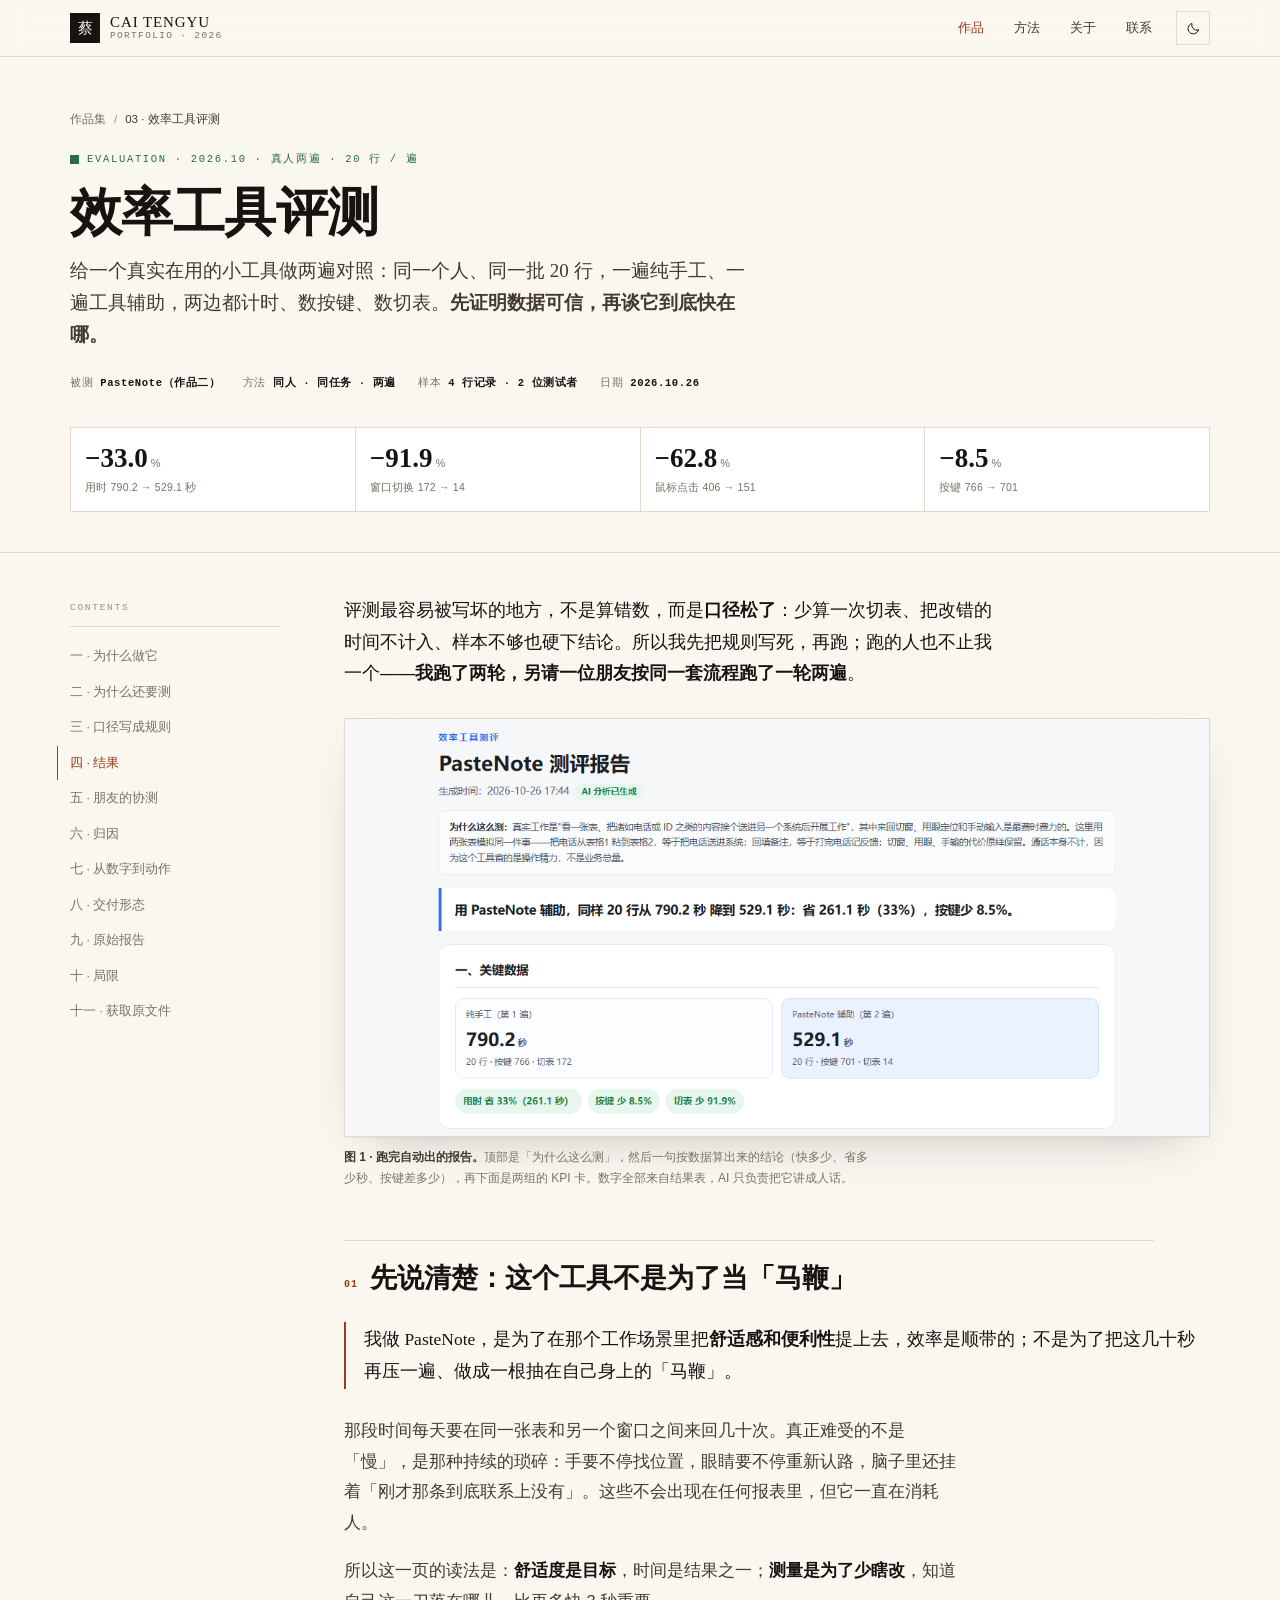
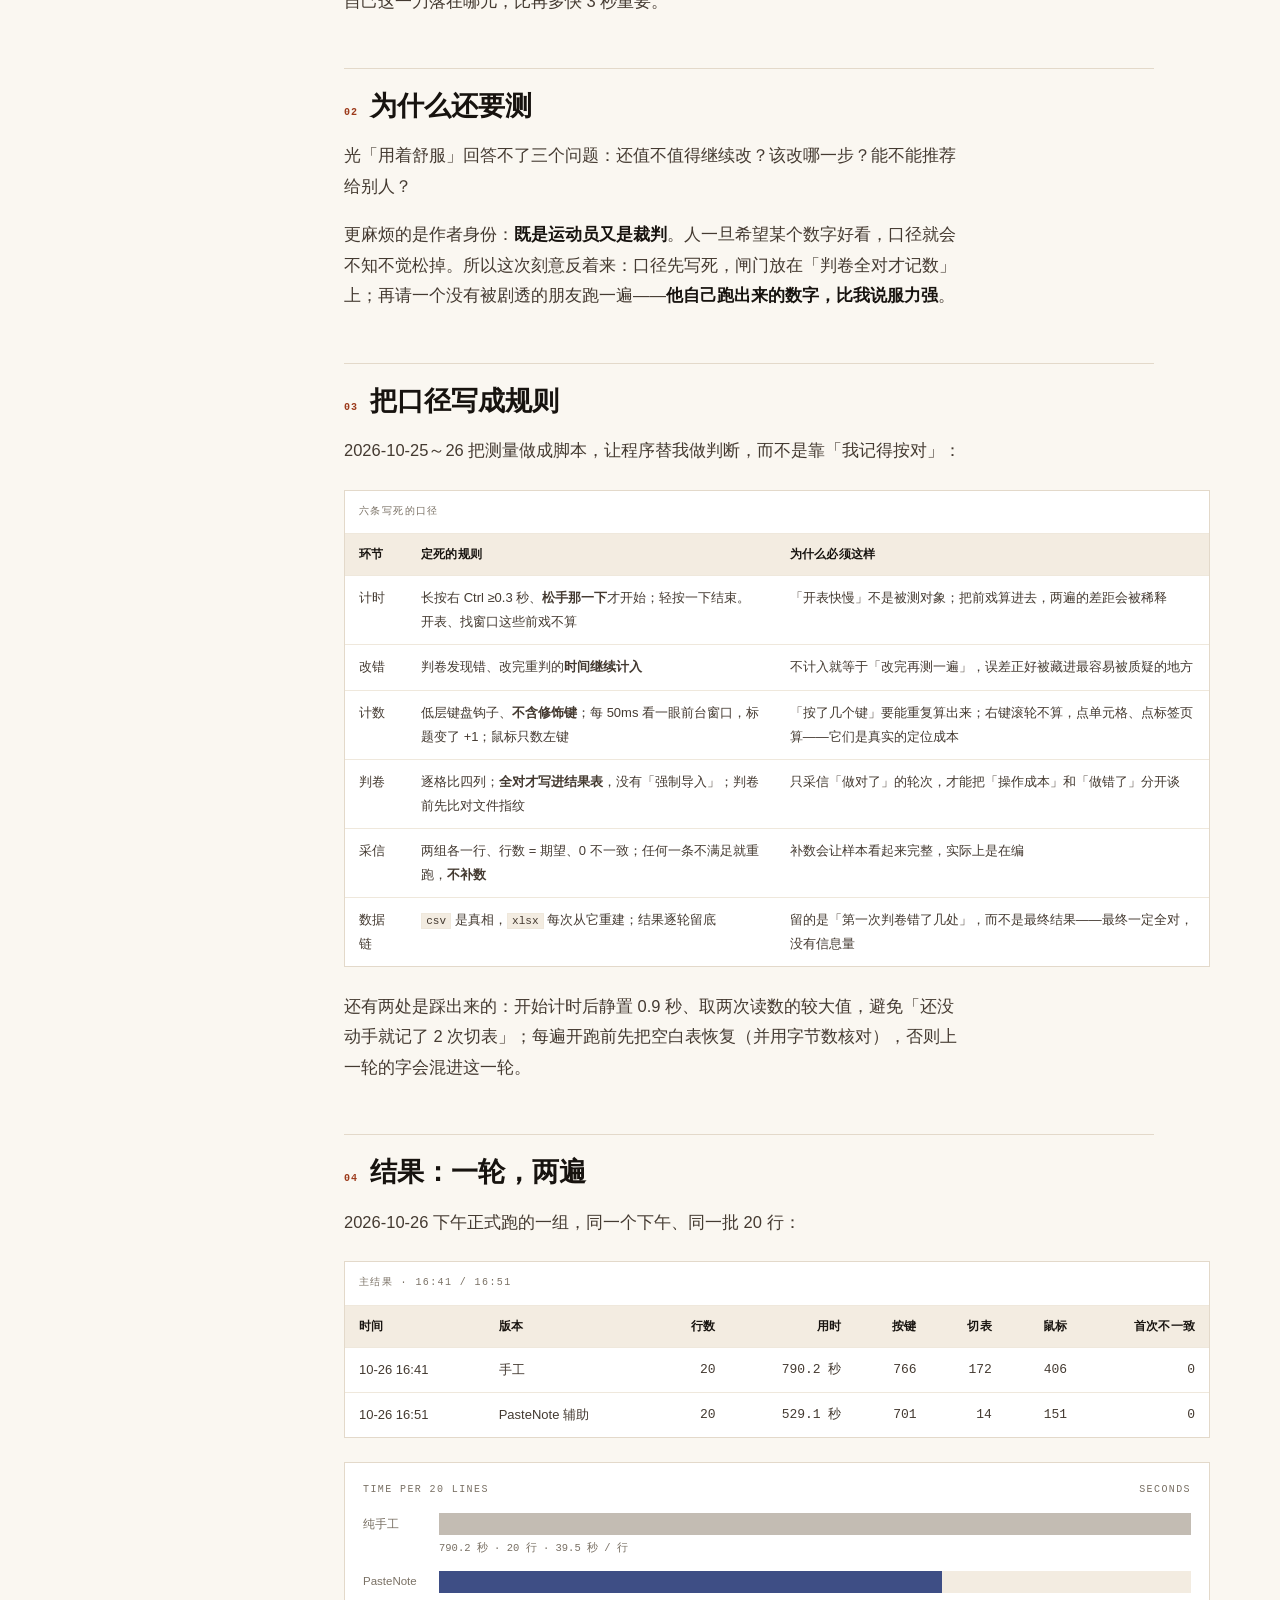
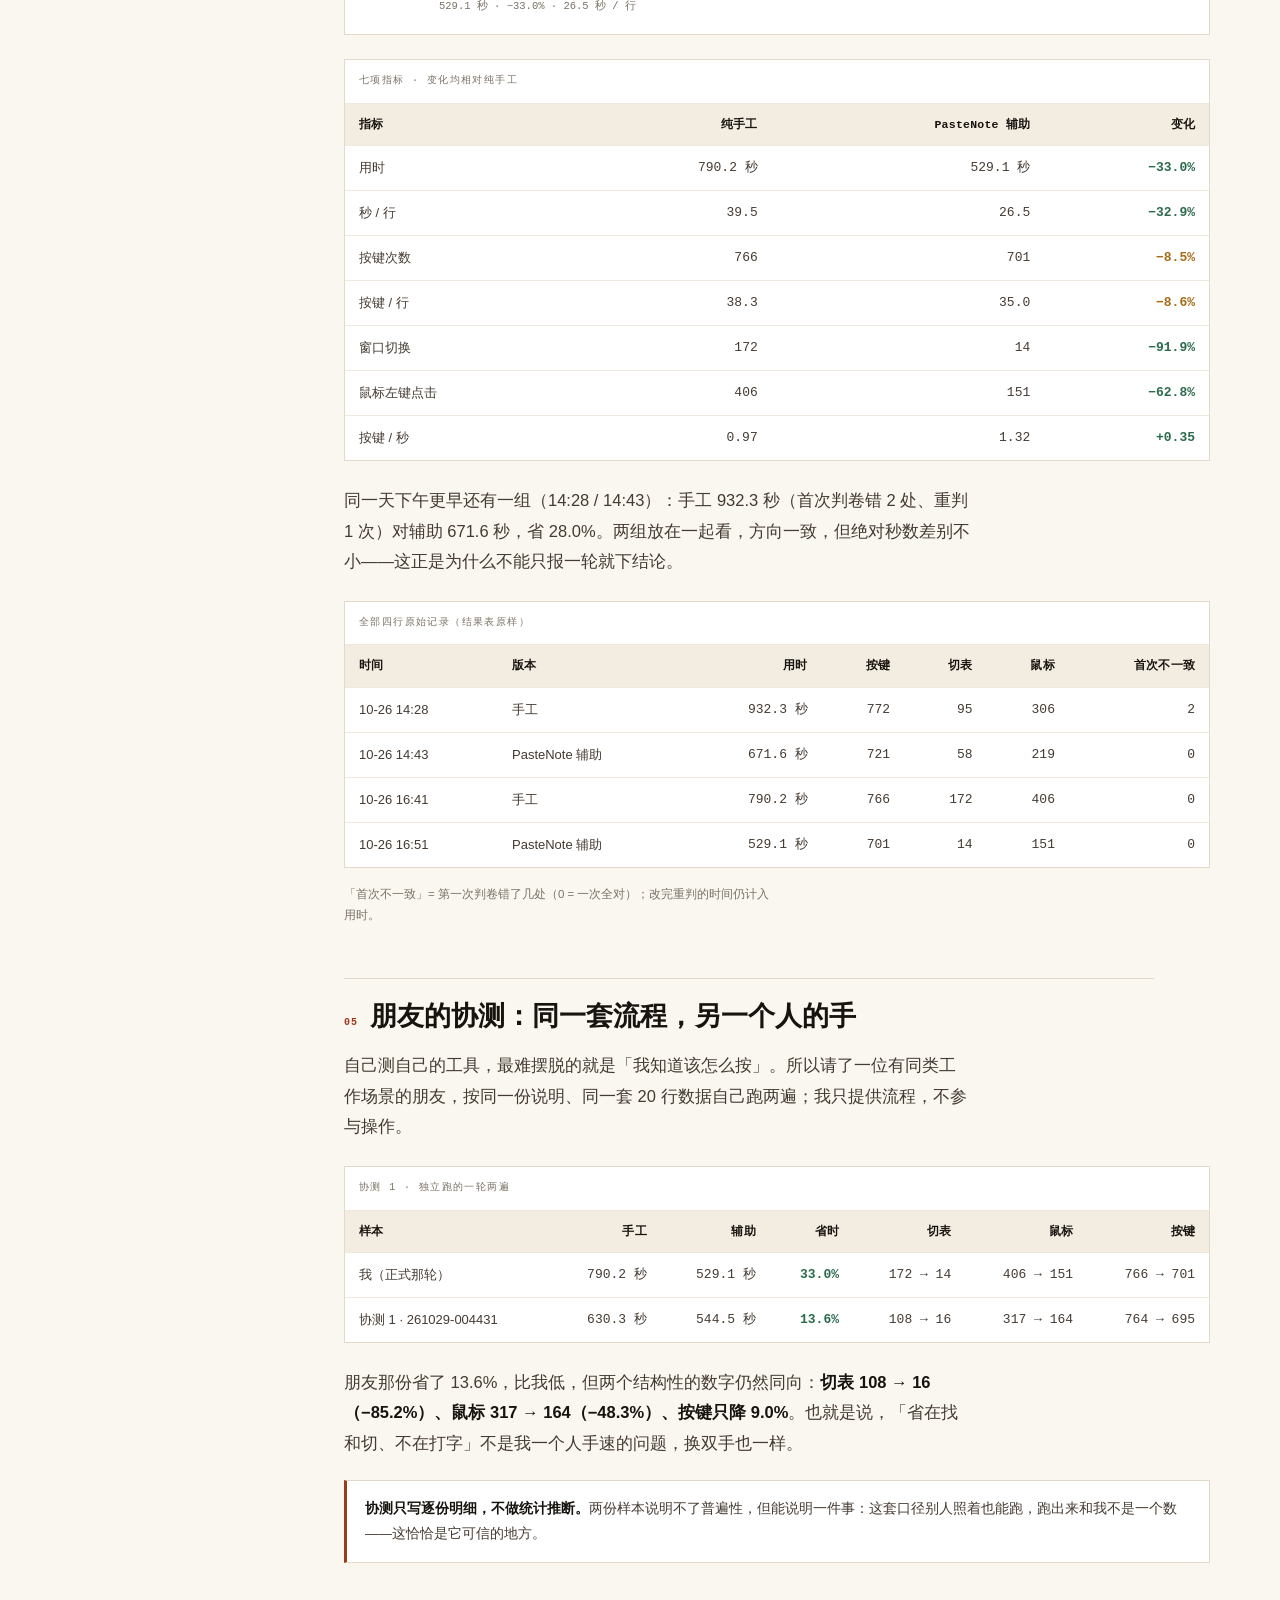
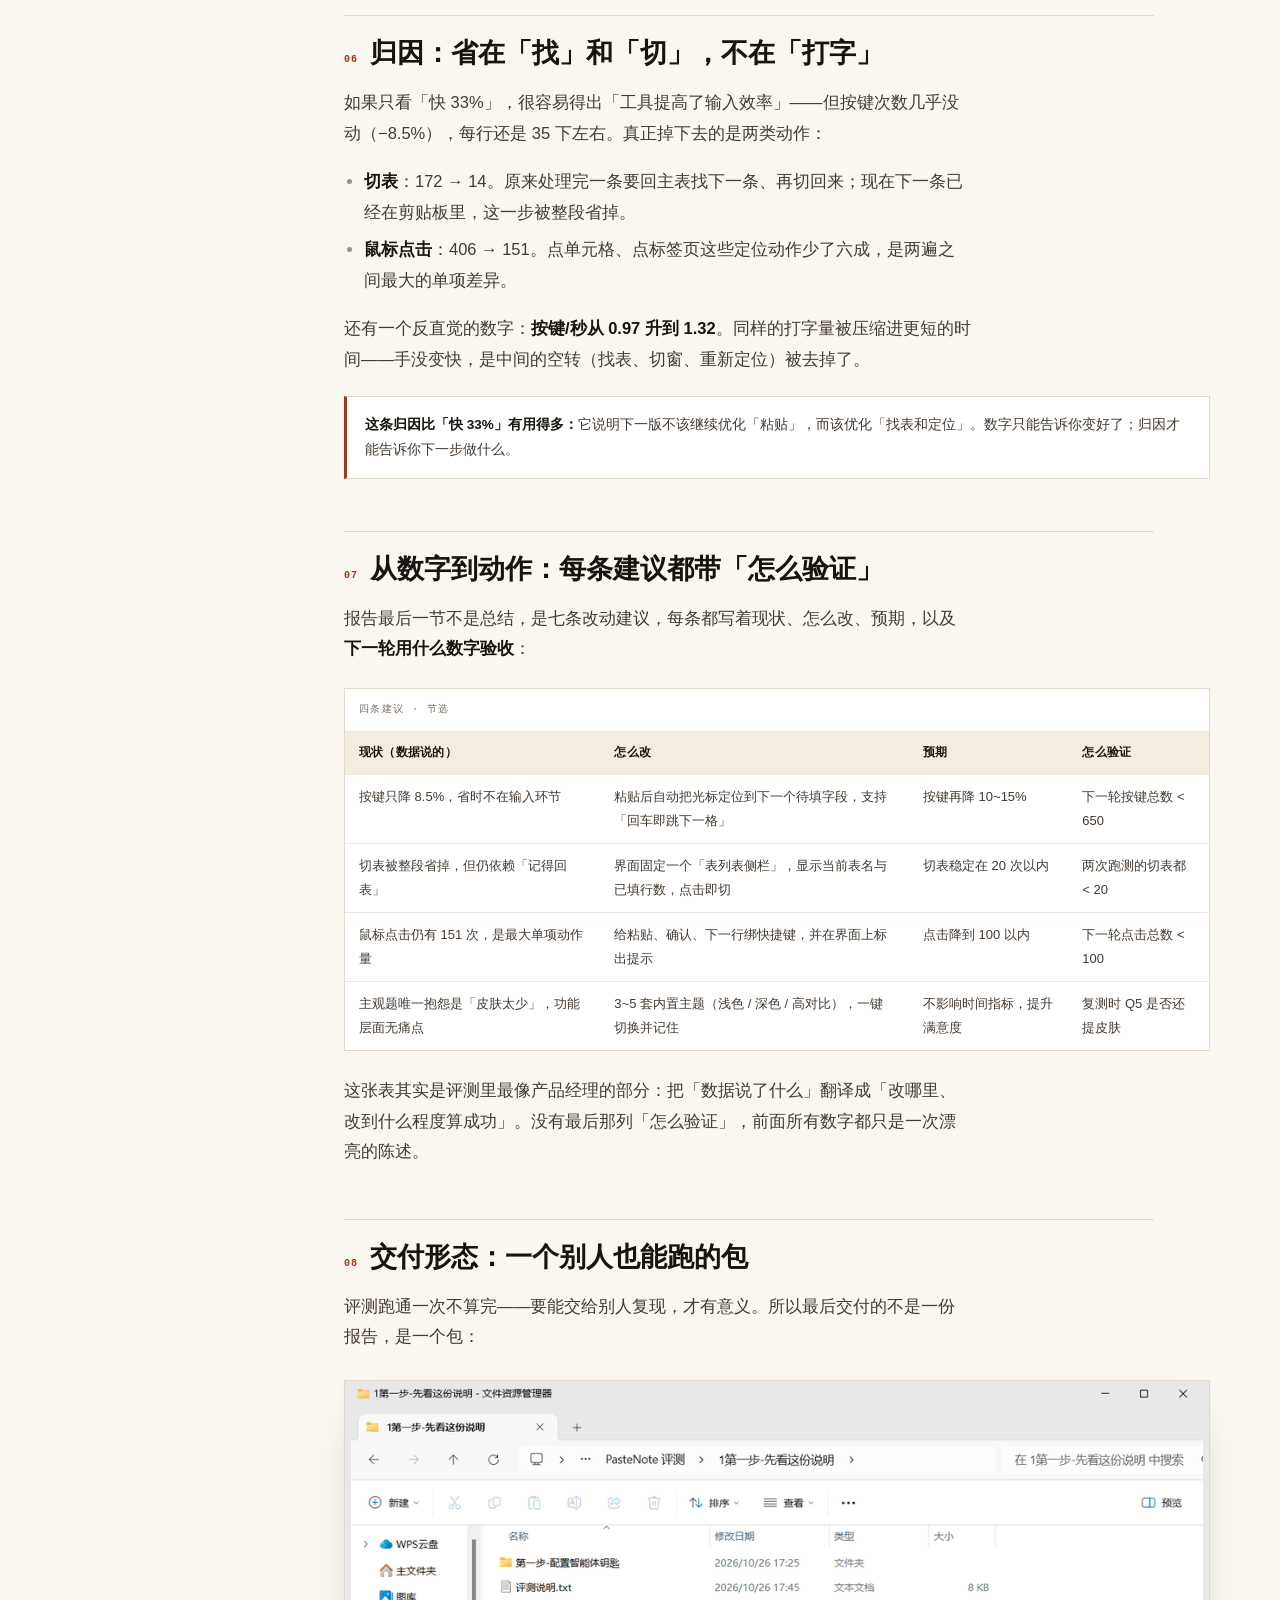
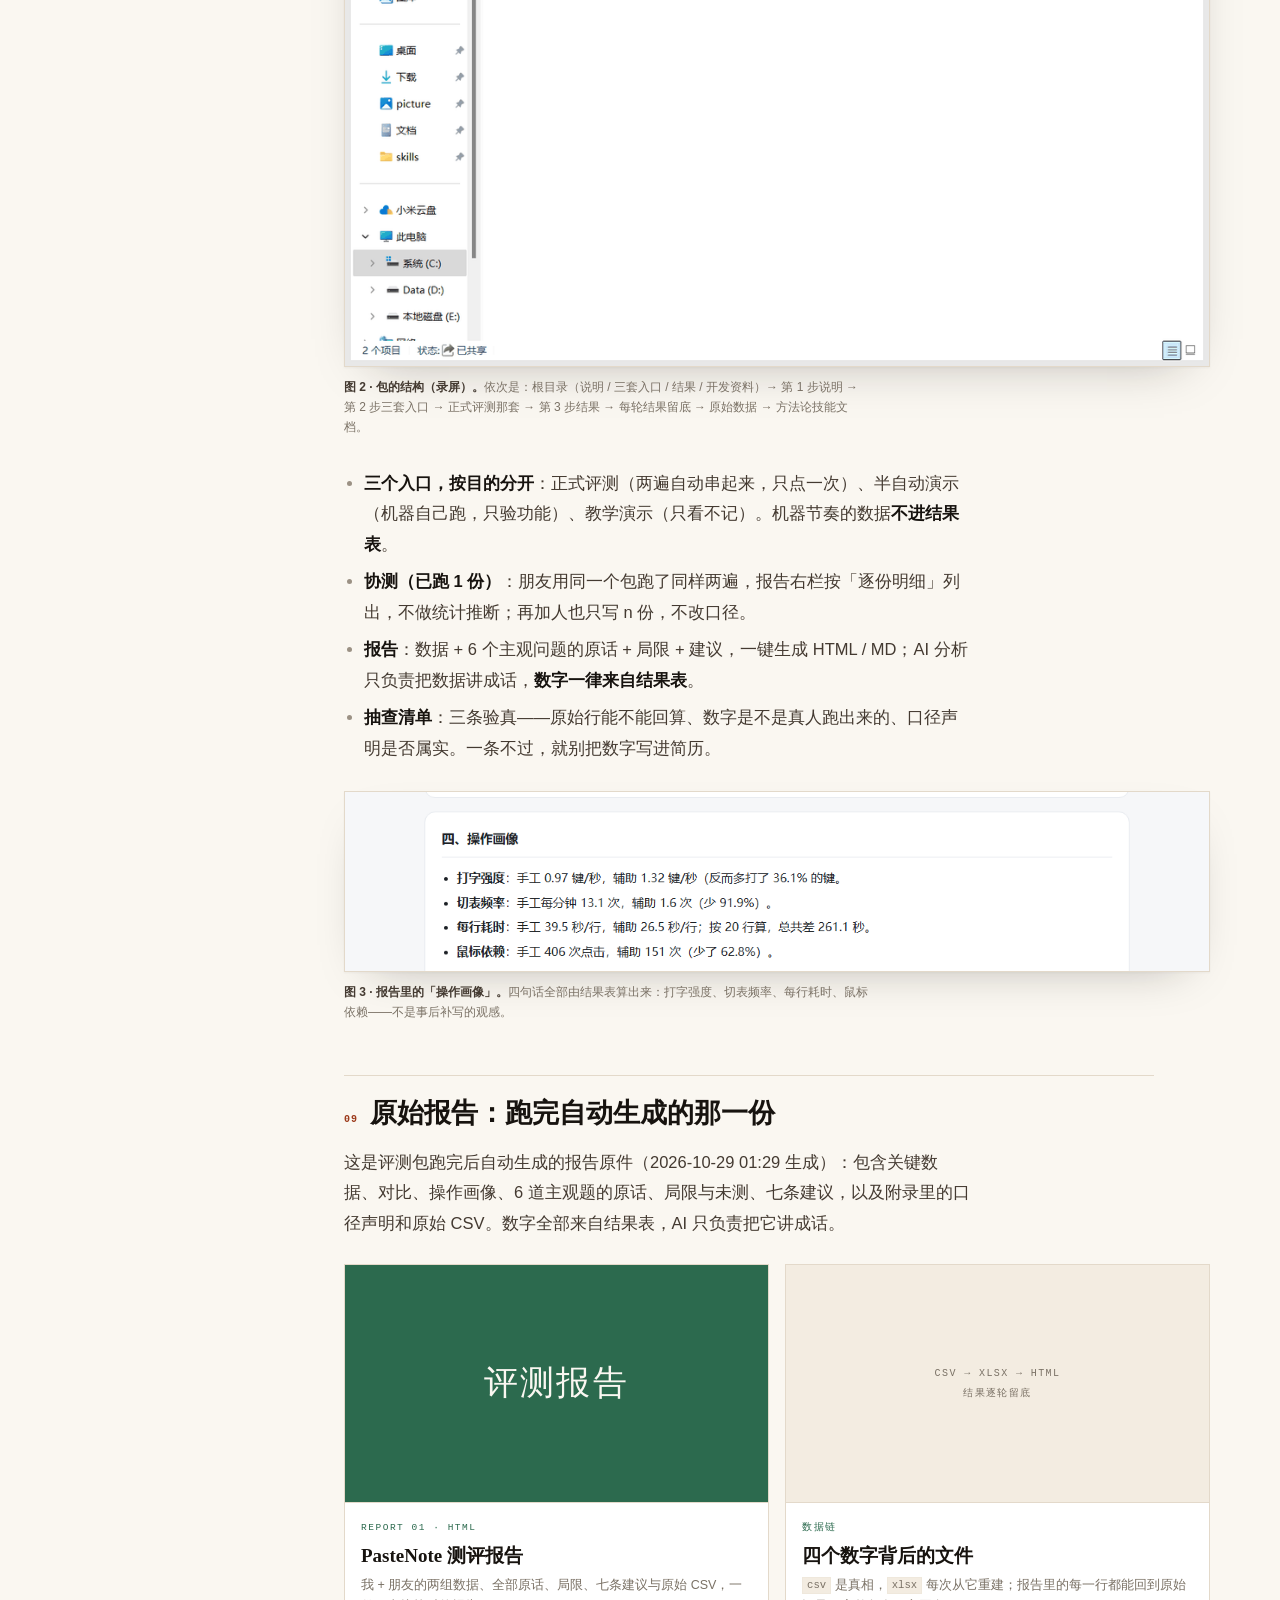
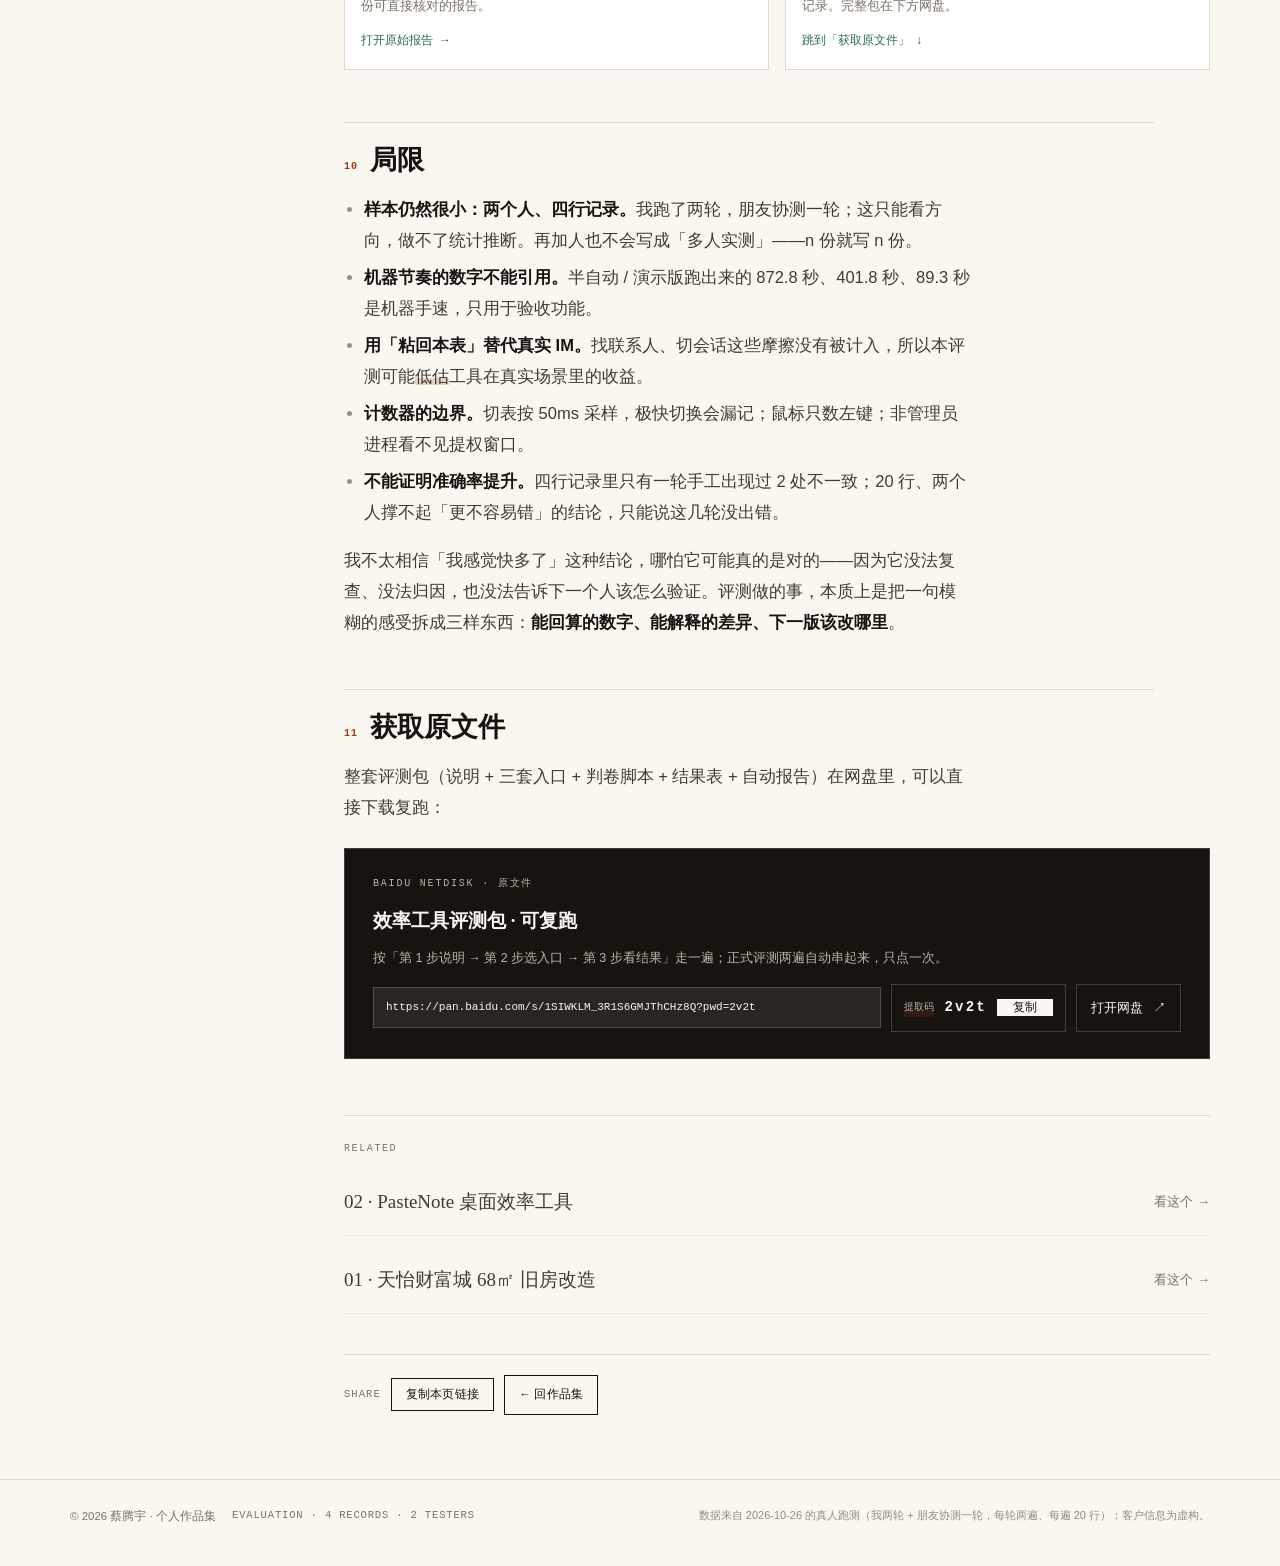
<file: 作品集网站/review.html>
﻿<!DOCTYPE html>
<html lang="zh-CN">
<head>
<meta charset="utf-8">
<meta name="viewport" content="width=device-width, initial-scale=1, viewport-fit=cover">
<title>效率工具评测 · 790 → 529 秒 — 蔡腾宇</title>
<meta name="description" content="给自建的 PasteNote 做两遍对照：同一个人、同一批 20 行，一遍纯手工一遍工具辅助，另有朋友的一份协测。用时 −33%、切窗 −91.9%、按键只 −8.5%。">
<meta name="theme-color" content="#FAF7F1" media="(prefers-color-scheme: light)">
<meta name="theme-color" content="#12100D" media="(prefers-color-scheme: dark)">
<meta property="og:type" content="article">
<meta property="og:title" content="效率工具评测 — 蔡腾宇">
<meta property="og:description" content="先证明数据可信，再谈它到底快在哪。">
<meta property="og:image" content="assets/img/ev-01-report.png">
<link rel="icon" href="assets/favicon.svg" type="image/svg+xml">
<link rel="stylesheet" href="assets/css/site.css">
</head>
<body>
<a class="skip-link" href="#main">跳到正文</a>

<svg width="0" height="0" style="position:absolute" aria-hidden="true">
  <symbol id="i-moon" viewBox="0 0 24 24"><path d="M20 14.5A8.5 8.5 0 0 1 9.5 4a8.5 8.5 0 1 0 10.5 10.5Z"/></symbol>
  <symbol id="i-sun" viewBox="0 0 24 24"><circle cx="12" cy="12" r="4"/><path d="M12 2v2M12 20v2M4.9 4.9l1.4 1.4M17.7 17.7l1.4 1.4M2 12h2M20 12h2M4.9 19.1l1.4-1.4M17.7 6.3l1.4-1.4"/></symbol>
  <symbol id="i-menu" viewBox="0 0 24 24"><path d="M3 6h18M3 12h18M3 18h18"/></symbol>
</svg>

<header class="site-head">
  <div class="shell bar">
    <a class="brand" href="index.html" aria-label="回到首页">
      <span class="mark" aria-hidden="true">蔡</span>
      <span class="txt"><span class="name">CAI TENGYU</span><span class="role">Portfolio · 2026</span></span>
    </a>
    <nav class="nav" aria-label="主导航">
      <a href="index.html#works" aria-current="page">作品</a>
      <a href="index.html#method">方法</a>
      <a href="index.html#about">关于</a>
      <a href="index.html#contact">联系</a>
    </nav>
    <div class="head-tools">
      <button class="icon-btn" data-theme-toggle aria-label="切换深浅色" aria-pressed="false"><svg aria-hidden="true"><use href="#i-moon"/></svg></button>
      <button class="icon-btn menu-btn" data-menu aria-expanded="false" aria-controls="drawer" aria-label="打开菜单"><svg aria-hidden="true"><use href="#i-menu"/></svg></button>
    </div>
  </div>
  <div class="drawer" id="drawer">
    <nav aria-label="移动端导航">
      <a href="index.html#works"><span>作品</span><span>01—03</span></a>
      <a href="index.html#method"><span>方法</span><span>HOW</span></a>
      <a href="index.html#about"><span>关于</span><span>ABOUT</span></a>
      <a href="index.html#contact"><span>联系</span><span>CONTACT</span></a>
    </nav>
  </div>
</header>

<main id="main">
  <div class="proj-hero" style="--c1:#2C6A4E">
    <div class="shell">
      <div class="crumb"><a href="index.html">作品集</a><span class="sep">/</span><span class="cur">03 · 效率工具评测</span></div>
      <div class="tag" style="color:#2C6A4E"><span class="sq" style="background:#2C6A4E"></span>Evaluation · 2026.10 · 真人两遍 · 20 行 / 遍</div>
      <h1>效率工具评测</h1>
      <p class="sub">给一个真实在用的小工具做两遍对照：同一个人、同一批 20 行，一遍纯手工、一遍工具辅助，两边都计时、数按键、数切表。<strong>先证明数据可信，再谈它到底快在哪。</strong></p>
      <div class="meta">
        <span>被测 <b>PasteNote（作品二）</b></span>
        <span>方法 <b>同人 · 同任务 · 两遍</b></span>
        <span>样本 <b>4 行记录 · 2 位测试者</b></span>
        <span>日期 <b>2026.10.26</b></span>
      </div>
      <div class="kpis">
        <div class="k"><b>−33.0<small>%</small></b><span>用时 790.2 → 529.1 秒</span></div>
        <div class="k"><b>−91.9<small>%</small></b><span>窗口切换 172 → 14</span></div>
        <div class="k"><b>−62.8<small>%</small></b><span>鼠标点击 406 → 151</span></div>
        <div class="k"><b>−8.5<small>%</small></b><span>按键 766 → 701</span></div>
      </div>
    </div>
  </div>

  <div class="doc">
    <div class="shell">
      <div class="grid">
        <aside class="side" aria-label="本页目录">
          <div class="lbl">CONTENTS</div>
          <nav>
            <a href="#s-intent">一 · 为什么做它</a>
            <a href="#s-why">二 · 为什么还要测</a>
            <a href="#s-rules">三 · 口径写成规则</a>
            <a href="#s-result">四 · 结果</a>
            <a href="#s-co">五 · 朋友的协测</a>
            <a href="#s-cause">六 · 归因</a>
            <a href="#s-action">七 · 从数字到动作</a>
            <a href="#s-pack">八 · 交付形态</a>
            <a href="#s-report">九 · 原始报告</a>
            <a href="#s-limits">十 · 局限</a>
            <a href="#s-file">十一 · 获取原文件</a>
          </nav>
        </aside>

        <article class="article">
          <p class="lead">评测最容易被写坏的地方，不是算错数，而是<strong>口径松了</strong>：少算一次切表、把改错的时间不计入、样本不够也硬下结论。所以我先把规则写死，再跑；跑的人也不止我一个——<strong>我跑了两轮，另请一位朋友按同一套流程跑了一轮两遍</strong>。</p>

          <figure>
            <img src="assets/img/ev-01-report.png" alt="自动生成的评测报告：一句话结论与关键数据" data-zoom data-title="图 1 · 跑完自动出的报告" width="1400" height="900" loading="lazy">
            <figcaption><b>图 1 · 跑完自动出的报告。</b>顶部是「为什么这么测」，然后一句按数据算出来的结论（快多少、省多少秒、按键差多少），再下面是两组的 KPI 卡。数字全部来自结果表，AI 只负责把它讲成人话。</figcaption>
          </figure>

          <h2 id="s-intent"><span class="n">01</span>先说清楚：这个工具不是为了当「马鞭」</h2>
          <blockquote>我做 PasteNote，是为了在那个工作场景里把<strong>舒适感和便利性</strong>提上去，效率是顺带的；不是为了把这几十秒再压一遍、做成一根抽在自己身上的「马鞭」。</blockquote>
          <p>那段时间每天要在同一张表和另一个窗口之间来回几十次。真正难受的不是「慢」，是那种持续的琐碎：手要不停找位置，眼睛要不停重新认路，脑子里还挂着「刚才那条到底联系上没有」。这些不会出现在任何报表里，但它一直在消耗人。</p>
          <p>所以这一页的读法是：<strong>舒适度是目标</strong>，时间是结果之一；<strong>测量是为了少瞎改</strong>，知道自己这一刀落在哪儿，比再多快 3 秒重要。</p>

          <h2 id="s-why"><span class="n">02</span>为什么还要测</h2>
          <p>光「用着舒服」回答不了三个问题：还值不值得继续改？该改哪一步？能不能推荐给别人？</p>
          <p>更麻烦的是作者身份：<strong>既是运动员又是裁判</strong>。人一旦希望某个数字好看，口径就会不知不觉松掉。所以这次刻意反着来：口径先写死，闸门放在「判卷全对才记数」上；再请一个没有被剧透的朋友跑一遍——<strong>他自己跑出来的数字，比我说服力强</strong>。</p>

          <h2 id="s-rules"><span class="n">03</span>把口径写成规则</h2>
          <p>2026-10-25～26 把测量做成脚本，让程序替我做判断，而不是靠「我记得按对」：</p>
          <div class="tbl-wrap">
            <div class="scroll">
              <table>
                <caption>六条写死的口径</caption>
                <thead><tr><th>环节</th><th>定死的规则</th><th>为什么必须这样</th></tr></thead>
                <tbody>
                  <tr><td>计时</td><td>长按右 Ctrl ≥0.3 秒、<b>松手那一下</b>才开始；轻按一下结束。开表、找窗口这些前戏不算</td><td>「开表快慢」不是被测对象；把前戏算进去，两遍的差距会被稀释</td></tr>
                  <tr><td>改错</td><td>判卷发现错、改完重判的<b>时间继续计入</b></td><td>不计入就等于「改完再测一遍」，误差正好被藏进最容易被质疑的地方</td></tr>
                  <tr><td>计数</td><td>低层键盘钩子、<b>不含修饰键</b>；每 50ms 看一眼前台窗口，标题变了 +1；鼠标只数左键</td><td>「按了几个键」要能重复算出来；右键滚轮不算，点单元格、点标签页算——它们是真实的定位成本</td></tr>
                  <tr><td>判卷</td><td>逐格比四列；<b>全对才写进结果表</b>，没有「强制导入」；判卷前先比对文件指纹</td><td>只采信「做对了」的轮次，才能把「操作成本」和「做错了」分开谈</td></tr>
                  <tr><td>采信</td><td>两组各一行、行数 = 期望、0 不一致；任何一条不满足就重跑，<b>不补数</b></td><td>补数会让样本看起来完整，实际上是在编</td></tr>
                  <tr><td>数据链</td><td><code>csv</code> 是真相，<code>xlsx</code> 每次从它重建；结果逐轮留底</td><td>留的是「第一次判卷错了几处」，而不是最终结果——最终一定全对，没有信息量</td></tr>
                </tbody>
              </table>
            </div>
          </div>
          <p>还有两处是踩出来的：开始计时后静置 0.9 秒、取两次读数的较大值，避免「还没动手就记了 2 次切表」；每遍开跑前先把空白表恢复（并用字节数核对），否则上一轮的字会混进这一轮。</p>

          <h2 id="s-result"><span class="n">04</span>结果：一轮，两遍</h2>
          <p>2026-10-26 下午正式跑的一组，同一个下午、同一批 20 行：</p>
          <div class="tbl-wrap">
            <div class="scroll">
              <table>
                <caption>主结果 · 16:41 / 16:51</caption>
                <thead><tr><th>时间</th><th>版本</th><th class="num">行数</th><th class="num">用时</th><th class="num">按键</th><th class="num">切表</th><th class="num">鼠标</th><th class="num">首次不一致</th></tr></thead>
                <tbody>
                  <tr><td>10-26 16:41</td><td>手工</td><td class="num">20</td><td class="num">790.2 秒</td><td class="num">766</td><td class="num">172</td><td class="num">406</td><td class="num">0</td></tr>
                  <tr><td>10-26 16:51</td><td>PasteNote 辅助</td><td class="num">20</td><td class="num">529.1 秒</td><td class="num">701</td><td class="num">14</td><td class="num">151</td><td class="num">0</td></tr>
                </tbody>
              </table>
            </div>
          </div>

          <div class="panel">
            <div class="cap"><span>TIME PER 20 LINES</span><span>SECONDS</span></div>
            <div class="bars">
              <div class="brow"><span class="bl">纯手工</span><span class="track"><span class="fill" style="width:100%"></span></span><span class="val">790.2 秒 · 20 行 · 39.5 秒 / 行</span></div>
              <div class="brow"><span class="bl">PasteNote</span><span class="track"><span class="fill acc" style="width:66.9%"></span></span><span class="val">529.1 秒 · −33.0% · 26.5 秒 / 行</span></div>
            </div>
          </div>

          <div class="tbl-wrap">
            <div class="scroll">
              <table>
                <caption>七项指标 · 变化均相对纯手工</caption>
                <thead><tr><th>指标</th><th class="num">纯手工</th><th class="num">PasteNote 辅助</th><th class="num">变化</th></tr></thead>
                <tbody>
                  <tr><td>用时</td><td class="num">790.2 秒</td><td class="num">529.1 秒</td><td class="num"><span class="good">−33.0%</span></td></tr>
                  <tr><td>秒 / 行</td><td class="num">39.5</td><td class="num">26.5</td><td class="num"><span class="good">−32.9%</span></td></tr>
                  <tr><td>按键次数</td><td class="num">766</td><td class="num">701</td><td class="num"><span class="warn">−8.5%</span></td></tr>
                  <tr><td>按键 / 行</td><td class="num">38.3</td><td class="num">35.0</td><td class="num"><span class="warn">−8.6%</span></td></tr>
                  <tr><td>窗口切换</td><td class="num">172</td><td class="num">14</td><td class="num"><span class="good">−91.9%</span></td></tr>
                  <tr><td>鼠标左键点击</td><td class="num">406</td><td class="num">151</td><td class="num"><span class="good">−62.8%</span></td></tr>
                  <tr><td>按键 / 秒</td><td class="num">0.97</td><td class="num">1.32</td><td class="num"><span class="good">+0.35</span></td></tr>
                </tbody>
              </table>
            </div>
          </div>

          <p>同一天下午更早还有一组（14:28 / 14:43）：手工 932.3 秒（首次判卷错 2 处、重判 1 次）对辅助 671.6 秒，省 28.0%。两组放在一起看，方向一致，但绝对秒数差别不小——这正是为什么不能只报一轮就下结论。</p>

          <div class="tbl-wrap">
            <div class="scroll">
              <table>
                <caption>全部四行原始记录（结果表原样）</caption>
                <thead><tr><th>时间</th><th>版本</th><th class="num">用时</th><th class="num">按键</th><th class="num">切表</th><th class="num">鼠标</th><th class="num">首次不一致</th></tr></thead>
                <tbody>
                  <tr><td>10-26 14:28</td><td>手工</td><td class="num">932.3 秒</td><td class="num">772</td><td class="num">95</td><td class="num">306</td><td class="num">2</td></tr>
                  <tr><td>10-26 14:43</td><td>PasteNote 辅助</td><td class="num">671.6 秒</td><td class="num">721</td><td class="num">58</td><td class="num">219</td><td class="num">0</td></tr>
                  <tr><td>10-26 16:41</td><td>手工</td><td class="num">790.2 秒</td><td class="num">766</td><td class="num">172</td><td class="num">406</td><td class="num">0</td></tr>
                  <tr><td>10-26 16:51</td><td>PasteNote 辅助</td><td class="num">529.1 秒</td><td class="num">701</td><td class="num">14</td><td class="num">151</td><td class="num">0</td></tr>
                </tbody>
              </table>
            </div>
          </div>
          <p class="bnote" style="font-size:11.5px;color:var(--sub);margin-top:-8px">「首次不一致」= 第一次判卷错了几处（0 = 一次全对）；改完重判的时间仍计入用时。</p>

          <h2 id="s-co"><span class="n">05</span>朋友的协测：同一套流程，另一个人的手</h2>
          <p>自己测自己的工具，最难摆脱的就是「我知道该怎么按」。所以请了一位有同类工作场景的朋友，按同一份说明、同一套 20 行数据自己跑两遍；我只提供流程，不参与操作。</p>

          <div class="tbl-wrap">
            <div class="scroll">
              <table>
                <caption>协测 1 · 独立跑的一轮两遍</caption>
                <thead><tr><th>样本</th><th class="num">手工</th><th class="num">辅助</th><th class="num">省时</th><th class="num">切表</th><th class="num">鼠标</th><th class="num">按键</th></tr></thead>
                <tbody>
                  <tr><td>我（正式那轮）</td><td class="num">790.2 秒</td><td class="num">529.1 秒</td><td class="num"><span class="good">33.0%</span></td><td class="num">172 → 14</td><td class="num">406 → 151</td><td class="num">766 → 701</td></tr>
                  <tr><td>协测 1 · 261029-004431</td><td class="num">630.3 秒</td><td class="num">544.5 秒</td><td class="num"><span class="good">13.6%</span></td><td class="num">108 → 16</td><td class="num">317 → 164</td><td class="num">764 → 695</td></tr>
                </tbody>
              </table>
            </div>
          </div>

          <p>朋友那份省了 13.6%，比我低，但两个结构性的数字仍然同向：<strong>切表 108 → 16（−85.2%）、鼠标 317 → 164（−48.3%）、按键只降 9.0%</strong>。也就是说，「省在找和切、不在打字」不是我一个人手速的问题，换双手也一样。</p>

          <div class="callout">
            <b>协测只写逐份明细，不做统计推断。</b>两份样本说明不了普遍性，但能说明一件事：这套口径别人照着也能跑，跑出来和我不是一个数——这恰恰是它可信的地方。
          </div>

          <h2 id="s-cause"><span class="n">06</span>归因：省在「找」和「切」，不在「打字」</h2>
          <p>如果只看「快 33%」，很容易得出「工具提高了输入效率」——但按键次数几乎没动（−8.5%），每行还是 35 下左右。真正掉下去的是两类动作：</p>
          <ul>
            <li><strong>切表</strong>：172 → 14。原来处理完一条要回主表找下一条、再切回来；现在下一条已经在剪贴板里，这一步被整段省掉。</li>
            <li><strong>鼠标点击</strong>：406 → 151。点单元格、点标签页这些定位动作少了六成，是两遍之间最大的单项差异。</li>
          </ul>
          <p>还有一个反直觉的数字：<strong>按键/秒从 0.97 升到 1.32</strong>。同样的打字量被压缩进更短的时间——手没变快，是中间的空转（找表、切窗、重新定位）被去掉了。</p>

          <div class="callout">
            <b>这条归因比「快 33%」有用得多：</b>它说明下一版不该继续优化「粘贴」，而该优化「找表和定位」。数字只能告诉你变好了；归因才能告诉你下一步做什么。
          </div>

          <h2 id="s-action"><span class="n">07</span>从数字到动作：每条建议都带「怎么验证」</h2>
          <p>报告最后一节不是总结，是七条改动建议，每条都写着现状、怎么改、预期，以及<strong>下一轮用什么数字验收</strong>：</p>
          <div class="tbl-wrap">
            <div class="scroll">
              <table>
                <caption>四条建议 · 节选</caption>
                <thead><tr><th>现状（数据说的）</th><th>怎么改</th><th>预期</th><th>怎么验证</th></tr></thead>
                <tbody>
                  <tr><td>按键只降 8.5%，省时不在输入环节</td><td>粘贴后自动把光标定位到下一个待填字段，支持「回车即跳下一格」</td><td>按键再降 10~15%</td><td>下一轮按键总数 &lt; 650</td></tr>
                  <tr><td>切表被整段省掉，但仍依赖「记得回表」</td><td>界面固定一个「表列表侧栏」，显示当前表名与已填行数，点击即切</td><td>切表稳定在 20 次以内</td><td>两次跑测的切表都 &lt; 20</td></tr>
                  <tr><td>鼠标点击仍有 151 次，是最大单项动作量</td><td>给粘贴、确认、下一行绑快捷键，并在界面上标出提示</td><td>点击降到 100 以内</td><td>下一轮点击总数 &lt; 100</td></tr>
                  <tr><td>主观题唯一抱怨是「皮肤太少」，功能层面无痛点</td><td>3~5 套内置主题（浅色 / 深色 / 高对比），一键切换并记住</td><td>不影响时间指标，提升满意度</td><td>复测时 Q5 是否还提皮肤</td></tr>
                </tbody>
              </table>
            </div>
          </div>
          <p>这张表其实是评测里最像产品经理的部分：把「数据说了什么」翻译成「改哪里、改到什么程度算成功」。没有最后那列「怎么验证」，前面所有数字都只是一次漂亮的陈述。</p>

          <h2 id="s-pack"><span class="n">08</span>交付形态：一个别人也能跑的包</h2>
          <p>评测跑通一次不算完——要能交给别人复现，才有意义。所以最后交付的不是一份报告，是一个包：</p>

          <figure>
            <img src="assets/img/ev-03-package.gif" alt="评测包的目录结构" data-zoom data-title="图 2 · 评测包结构（录屏）" width="1400" height="860" loading="lazy">
            <figcaption><b>图 2 · 包的结构（录屏）。</b>依次是：根目录（说明 / 三套入口 / 结果 / 开发资料）→ 第 1 步说明 → 第 2 步三套入口 → 正式评测那套 → 第 3 步结果 → 每轮结果留底 → 原始数据 → 方法论技能文档。</figcaption>
          </figure>

          <ul>
            <li><strong>三个入口，按目的分开</strong>：正式评测（两遍自动串起来，只点一次）、半自动演示（机器自己跑，只验功能）、教学演示（只看不记）。机器节奏的数据<strong>不进结果表</strong>。</li>
            <li><strong>协测（已跑 1 份）</strong>：朋友用同一个包跑了同样两遍，报告右栏按「逐份明细」列出，不做统计推断；再加人也只写 n 份，不改口径。</li>
            <li><strong>报告</strong>：数据 + 6 个主观问题的原话 + 局限 + 建议，一键生成 HTML / MD；AI 分析只负责把数据讲成话，<strong>数字一律来自结果表</strong>。</li>
            <li><strong>抽查清单</strong>：三条验真——原始行能不能回算、数字是不是真人跑出来的、口径声明是否属实。一条不过，就别把数字写进简历。</li>
          </ul>

          <figure>
            <img src="assets/img/ev-02-profile.png" alt="报告里的操作画像一节" data-zoom data-title="图 3 · 报告里的「操作画像」" width="1400" height="900" loading="lazy">
            <figcaption><b>图 3 · 报告里的「操作画像」。</b>四句话全部由结果表算出来：打字强度、切表频率、每行耗时、鼠标依赖——不是事后补写的观感。</figcaption>
          </figure>

          <h2 id="s-report"><span class="n">09</span>原始报告：跑完自动生成的那一份</h2>
          <p>这是评测包跑完后自动生成的报告原件（2026-10-29 01:29 生成）：包含关键数据、对比、操作画像、6 道主观题的原话、局限与未测、七条建议，以及附录里的口径声明和原始 CSV。数字全部来自结果表，AI 只负责把它讲成话。</p>

          <div class="proof">
            <a class="proof-card" href="report.html">
              <span class="pc-thumb" style="aspect-ratio:16/9;background:#2C6A4E;display:grid;place-items:center">
                <span style="font-family:var(--serif);font-size:34px;color:#FAF7F1;letter-spacing:.06em">评测报告</span>
              </span>
              <span class="pc-body">
                <span class="pc-k" style="color:#2C6A4E">REPORT 01 · HTML</span>
                <b>PasteNote 测评报告</b>
                <span class="pc-d">我 + 朋友的两组数据、全部原话、局限、七条建议与原始 CSV，一份可直接核对的报告。</span>
                <span class="pc-go" style="color:#2C6A4E">打开原始报告 <i aria-hidden="true">→</i></span>
              </span>
            </a>
            <a class="proof-card" href="#s-file">
              <span class="pc-thumb" style="aspect-ratio:16/9;background:var(--paper-3);display:grid;place-items:center">
                <span style="font-family:var(--mono);font-size:10px;letter-spacing:.14em;color:var(--sub);text-align:center;line-height:2">CSV → XLSX → HTML<br>结果逐轮留底</span>
              </span>
              <span class="pc-body">
                <span class="pc-k" style="color:#2C6A4E">数据链</span>
                <b>四个数字背后的文件</b>
                <span class="pc-d"><code>csv</code> 是真相，<code>xlsx</code> 每次从它重建；报告里的每一行都能回到原始记录。完整包在下方网盘。</span>
                <span class="pc-go" style="color:#2C6A4E">跳到「获取原文件」 <i aria-hidden="true">↓</i></span>
              </span>
            </a>
          </div>

          <h2 id="s-limits"><span class="n">10</span>局限</h2>
          <ul>
            <li><strong>样本仍然很小：两个人、四行记录。</strong>我跑了两轮，朋友协测一轮；这只能看方向，做不了统计推断。再加人也不会写成「多人实测」——n 份就写 n 份。</li>
            <li><strong>机器节奏的数字不能引用。</strong>半自动 / 演示版跑出来的 872.8 秒、401.8 秒、89.3 秒是机器手速，只用于验收功能。</li>
            <li><strong>用「粘回本表」替代真实 IM。</strong>找联系人、切会话这些摩擦没有被计入，所以本评测可能<em>低估</em>工具在真实场景里的收益。</li>
            <li><strong>计数器的边界。</strong>切表按 50ms 采样，极快切换会漏记；鼠标只数左键；非管理员进程看不见提权窗口。</li>
            <li><strong>不能证明准确率提升。</strong>四行记录里只有一轮手工出现过 2 处不一致；20 行、两个人撑不起「更不容易错」的结论，只能说这几轮没出错。</li>
          </ul>
          <p>我不太相信「我感觉快多了」这种结论，哪怕它可能真的是对的——因为它没法复查、没法归因，也没法告诉下一个人该怎么验证。评测做的事，本质上是把一句模糊的感受拆成三样东西：<strong>能回算的数字、能解释的差异、下一版该改哪里</strong>。</p>

          <h2 id="s-file"><span class="n">11</span>获取原文件</h2>
          <p>整套评测包（说明 + 三套入口 + 判卷脚本 + 结果表 + 自动报告）在网盘里，可以直接下载复跑：</p>

          <div class="cloud">
            <span class="k">BAIDU NETDISK · 原文件</span>
            <h3>效率工具评测包 · 可复跑</h3>
            <p>按「第 1 步说明 → 第 2 步选入口 → 第 3 步看结果」走一遍；正式评测两遍自动串起来，只点一次。</p>
            <div class="io">
              <a class="url" href="https://pan.baidu.com/s/1SIWKLM_3R1S6GMJThCHz8Q?pwd=2v2t" target="_blank" rel="noopener">https://pan.baidu.com/s/1SIWKLM_3R1S6GMJThCHz8Q?pwd=2v2t</a>
              <div class="row2">
                <div class="pw"><em>提取码</em><b>2v2t</b><button data-copy="2v2t" type="button">复制</button></div>
                <a class="go" href="https://pan.baidu.com/s/1SIWKLM_3R1S6GMJThCHz8Q?pwd=2v2t" target="_blank" rel="noopener"><span>打开网盘</span><span aria-hidden="true">↗</span></a>
              </div>
            </div>
          </div>

          <div class="next">
            <span class="lbl">RELATED</span>
            <a href="pastenote.html"><span>02 · PasteNote 桌面效率工具</span><span>看这个 →</span></a>
            <a href="renovation.html"><span>01 · 天怡财富城 68㎡ 旧房改造</span><span>看这个 →</span></a>
          </div>

          <div class="share">
            <span class="mono" style="font-size:10.5px;letter-spacing:.1em">SHARE</span>
            <button class="btn" data-share>复制本页链接</button>
            <a class="btn" href="index.html">← 回作品集</a>
          </div>
        </article>
      </div>
    </div>
  </div>
</main>

<footer class="site-foot">
  <div class="shell in">
    <div class="top">
      <span>© <span data-year>2026</span> 蔡腾宇 · 个人作品集</span>
      <span class="mono">EVALUATION · 4 RECORDS · 2 TESTERS</span>
    </div>
    <span style="font-size:11px;opacity:.8">数据来自 2026-10-26 的真人跑测（我两轮 + 朋友协测一轮，每轮两遍、每遍 20 行）；客户信息为虚构。</span>
  </div>
</footer>

<div class="lb" aria-hidden="true" role="dialog" aria-label="图片查看">
  <button class="close" data-lb-close aria-label="关闭">×</button>
  <button class="nav prev" data-lb-nav="prev" aria-label="上一张">‹</button>
  <button class="nav next" data-lb-nav="next" aria-label="下一张">›</button>
  <div class="stage"><img alt=""></div>
  <div class="zoombar">
    <button type="button" data-zc="out" aria-label="缩小">−</button>
    <button type="button" data-zc="fit" aria-label="适应屏幕">适应</button>
    <button type="button" data-zc="in" aria-label="放大">＋</button>
  </div>
  <div class="bar">
    <span class="nn">01 / 03</span>
    <span class="tt"></span>
    <span class="act"><a href="#" data-full-link target="_blank" rel="noopener">原图</a></span>
  </div>
</div>

<button class="totop" aria-label="返回顶部"><svg width="14" height="14" viewBox="0 0 24 24" fill="none" stroke="currentColor" stroke-width="1.7" stroke-linecap="round" stroke-linejoin="round"><path d="M12 20V5M6 11l6-6 6 6"/></svg></button>
<script src="assets/js/site.js"></script>
</body>
</html>
</file>
<file: 作品集网站/assets/css/site.css>
﻿/* ============================================================
   蔡腾宇 · 作品集  —  site.css
   一个入口页 + 三个项目页 + 图纸册 + 报价单
   移动端优先，>=900px 切换到杂志式双栏
   ============================================================ */

/* ---------- 设计变量 ---------- */
:root{
  --paper:#FAF7F1;
  --paper-2:#FFFFFF;
  --paper-3:#F3ECE1;
  --ink:#17130F;
  --ink-2:#443A31;
  --sub:#7A7165;
  --sub-2:#9B9184;
  --line:#E3D9CA;
  --line-2:#EFE8DC;

  --c1:#9C3A1B;          /* 01 住宅改造 · 赤陶 */
  --c2:#2B3E7C;          /* 02 PasteNote · 靛青 */
  --c3:#2C6A4E;          /* 03 评测 · 松绿 */

  --cloud-bg:#17130F;--cloud-fg:#FAF7F1;--cloud-dim:#BFB4A6;--cloud-line:rgba(255,255,255,.18);--cloud-soft:rgba(255,255,255,.08);--cloud-btn-bg:#FAF7F1;--cloud-btn-fg:#17130F;

  --serif:"Songti SC","STSong","SimSun","Source Han Serif SC","Noto Serif SC",Georgia,"Times New Roman",serif;
  --sans:-apple-system,BlinkMacSystemFont,"Segoe UI","PingFang SC","Hiragino Sans GB","Microsoft YaHei","Noto Sans SC",sans-serif;
  --mono:ui-monospace,SFMono-Regular,"SF Mono",Menlo,Consolas,"Liberation Mono",monospace;

  --shadow:0 1px 2px rgba(23,19,15,.04), 0 18px 50px -28px rgba(23,19,15,.35);
  --shadow-lg:0 2px 4px rgba(23,19,15,.05), 0 40px 80px -40px rgba(23,19,15,.45);

  --head-h:56px;
  --ead: cubic-bezier(.22,.61,.36,1);
}

@media (prefers-color-scheme: dark){
  :root:not([data-theme="light"]){
    --paper:#12100D;
    --paper-2:#191612;
    --paper-3:#211D18;
    --ink:#F4EEE5;
    --ink-2:#D3C9BB;
    --sub:#9C9285;
    --sub-2:#7E766B;
    --line:#332E27;
    --line-2:#272320;
    --c1:#E2825A;
    --c2:#93A5E8;
    --c3:#6FBB98;
    --cloud-bg:#E9E2D5;--cloud-fg:#17130F;--cloud-dim:#5D5347;--cloud-line:rgba(0,0,0,.16);--cloud-soft:rgba(0,0,0,.045);--cloud-btn-bg:#17130F;--cloud-btn-fg:#F4EEE5;
    --shadow:0 1px 2px rgba(0,0,0,.4), 0 18px 50px -28px rgba(0,0,0,.8);
    --shadow-lg:0 2px 4px rgba(0,0,0,.5), 0 40px 80px -40px rgba(0,0,0,.9);
  }
}
:root[data-theme="dark"]{
  --paper:#12100D;
  --paper-2:#191612;
  --paper-3:#211D18;
  --ink:#F4EEE5;
  --ink-2:#D3C9BB;
  --sub:#9C9285;
  --sub-2:#7E766B;
  --line:#332E27;
  --line-2:#272320;
  --c1:#E2825A;
  --c2:#93A5E8;
  --c3:#6FBB98;
  --cloud-bg:#E9E2D5;--cloud-fg:#17130F;--cloud-dim:#5D5347;--cloud-line:rgba(0,0,0,.16);--cloud-soft:rgba(0,0,0,.045);--cloud-btn-bg:#17130F;--cloud-btn-fg:#F4EEE5;
  --shadow:0 1px 2px rgba(0,0,0,.4), 0 18px 50px -28px rgba(0,0,0,.8);
  --shadow-lg:0 2px 4px rgba(0,0,0,.5), 0 40px 80px -40px rgba(0,0,0,.9);
}

/* ---------- 基础 ---------- */
*,*::before,*::after{box-sizing:border-box}
html{
  -webkit-text-size-adjust:100%;
  scroll-behavior:smooth;
  scroll-padding-top:calc(var(--head-h) + 18px);
}
body{
  margin:0;
  background:var(--paper);
  color:var(--ink);
  font-family:var(--sans);
  font-size:16px;
  line-height:1.8;
  -webkit-font-smoothing:antialiased;
  text-rendering:optimizeLegibility;
  overflow-x:hidden;
}
img{max-width:100%;height:auto;display:block}
a{color:inherit;text-decoration:none}
button{font-family:inherit;cursor:pointer}
::selection{background:color-mix(in srgb,var(--c1) 22%,transparent)}
:focus-visible{outline:2px solid var(--c1);outline-offset:3px;border-radius:2px}

.shell{width:100%;max-width:1180px;margin:0 auto;padding:0 20px}
.skip-link{position:absolute;left:-999px;top:0;background:var(--ink);color:var(--paper);padding:10px 16px;z-index:200}
.skip-link:focus{left:8px;top:8px}

/* 排版工具类 */
.serif{font-family:var(--serif)}
.mono{font-family:var(--mono);font-variant-numeric:tabular-nums}
.eyebrow{
  font-family:var(--mono);font-size:11px;letter-spacing:.18em;text-transform:uppercase;
  color:var(--sub);display:inline-flex;align-items:center;gap:8px;
}
.eyebrow::before{content:"";width:18px;height:1px;background:var(--sub-2);display:inline-block}
.u-hair{border:0;border-top:1px solid var(--line);margin:0}

/* ---------- 顶部导航 ---------- */
.site-head{
  position:sticky;top:0;z-index:80;
  background:color-mix(in srgb,var(--paper) 88%,transparent);
  backdrop-filter:saturate(1.4) blur(14px);
  -webkit-backdrop-filter:saturate(1.4) blur(14px);
  border-bottom:1px solid var(--line);
}
.site-head .bar{
  height:var(--head-h);display:flex;align-items:center;gap:14px;
  justify-content:space-between;
}
.brand{display:flex;align-items:center;gap:10px;min-width:0}
.brand .mark{
  width:30px;height:30px;flex:none;display:grid;place-items:center;
  background:var(--ink);color:var(--paper);font-family:var(--serif);font-size:15px;
  letter-spacing:0;
}
.brand .txt{display:flex;flex-direction:column;line-height:1.15;min-width:0}
.brand .name{font-family:var(--serif);font-size:15px;letter-spacing:.06em;white-space:nowrap}
.brand .role{font-family:var(--mono);font-size:9.5px;letter-spacing:.14em;text-transform:uppercase;color:var(--sub)}
.nav{display:none}
.nav a{
  font-size:13px;color:var(--ink-2);padding:6px 2px;position:relative;white-space:nowrap;
}
.nav a::after{
  content:"";position:absolute;left:0;right:0;bottom:0;height:1px;background:currentColor;
  transform:scaleX(0);transform-origin:right;transition:transform .3s var(--ead);
}
.nav a:hover{color:var(--ink)}
.nav a:hover::after{transform:scaleX(1);transform-origin:left}
.nav a[aria-current="page"]{color:var(--c1)}
.head-tools{display:flex;align-items:center;gap:8px}
.icon-btn{
  width:34px;height:34px;display:grid;place-items:center;background:transparent;
  border:1px solid var(--line);color:var(--ink);border-radius:0;padding:0;
  transition:background .2s,border-color .2s;
}
.icon-btn:hover{background:var(--paper-3);border-color:var(--sub-2)}
.icon-btn svg{width:15px;height:15px;fill:none;stroke:currentColor;stroke-width:1.6;stroke-linecap:round;stroke-linejoin:round}
.menu-btn{display:grid}
@media (min-width:900px){
  .nav{display:flex;align-items:center;gap:26px;margin-left:auto;margin-right:8px}
  .menu-btn{display:none}
}

/* 移动端抽屉 */
.drawer{
  position:fixed;inset:var(--head-h) 0 auto 0;z-index:79;
  background:var(--paper);border-bottom:1px solid var(--line);
  transform:translateY(-100%);opacity:0;visibility:hidden;
  transition:transform .34s var(--ead),opacity .22s ease,visibility .34s;
  box-shadow:0 24px 40px -30px rgba(0,0,0,.5);
}
.drawer.open{transform:translateY(0);opacity:1;visibility:visible}
.drawer nav{display:flex;flex-direction:column;padding:8px 20px 20px}
.drawer a{
  padding:14px 2px;border-bottom:1px solid var(--line-2);
  display:flex;align-items:baseline;justify-content:space-between;gap:12px;
  font-size:15px;
}
.drawer a span:last-child{font-family:var(--mono);font-size:10px;color:var(--sub-2);letter-spacing:.1em}
.drawer a:last-child{border-bottom:0}

/* ---------- 首页 Hero ---------- */
.hero{padding:36px 0 8px;position:relative}
.hero .inner{display:grid;gap:26px}
.hero h1{
  font-family:var(--serif);
  font-size:clamp(34px,9.2vw,52px);
  line-height:1.16;letter-spacing:-.015em;font-weight:700;
  margin:14px 0 0;
}
.hero h1 em{font-style:normal;color:var(--c1)}
.hero .lede{
  font-size:15.5px;line-height:1.85;color:var(--ink-2);margin:16px 0 0;max-width:34em;
}
.hero .facts{
  display:flex;flex-wrap:wrap;gap:6px 18px;margin-top:20px;
  font-family:var(--mono);font-size:11px;letter-spacing:.06em;color:var(--sub);
}
.hero .facts b{color:var(--ink);font-weight:600}
.hero-cta{display:flex;flex-wrap:wrap;gap:10px;margin-top:24px}
.btn{
  display:inline-flex;align-items:center;gap:9px;
  padding:12px 20px;font-size:13.5px;letter-spacing:.02em;
  border:1px solid var(--ink);background:transparent;color:var(--ink);
  transition:background .22s var(--ead),color .22s var(--ead),border-color .22s var(--ead),transform .22s var(--ead);
}
.btn:hover{background:var(--ink);color:var(--paper);transform:translateY(-1px)}
.btn--solid{background:var(--ink);color:var(--paper)}
.btn--solid:hover{background:var(--c1);border-color:var(--c1);color:#fff}
.btn svg{width:14px;height:14px;fill:none;stroke:currentColor;stroke-width:1.7;stroke-linecap:round;stroke-linejoin:round}

/* 首页右侧：项目索引小卡 */
.index-card{
  border:1px solid var(--line);background:var(--paper-2);padding:6px 0 0;
  box-shadow:var(--shadow);
}
.index-card .ttl{
  font-family:var(--mono);font-size:10px;letter-spacing:.18em;text-transform:uppercase;
  color:var(--sub);padding:12px 18px 10px;border-bottom:1px solid var(--line-2);
  display:flex;justify-content:space-between;
}
.index-card a{
  display:grid;grid-template-columns:26px 1fr auto;gap:12px;align-items:center;
  padding:14px 18px;border-bottom:1px solid var(--line-2);
  transition:background .2s;
}
.index-card a:last-child{border-bottom:0}
.index-card a:hover{background:var(--paper-3)}
.index-card .num{font-family:var(--mono);font-size:11px;color:var(--sub-2)}
.index-card .t{font-family:var(--serif);font-size:15px;line-height:1.4}
.index-card .t small{display:block;font-family:var(--sans);font-size:11.5px;color:var(--sub);letter-spacing:.02em;margin-top:2px}
.index-card .go{font-family:var(--serif);color:var(--c1);font-size:15px;transition:transform .25s var(--ead)}
.index-card a:hover .go{transform:translateX(3px)}

@media (min-width:900px){
  .hero{padding:64px 0 16px}
  .hero .inner{grid-template-columns:1.35fr .85fr;align-items:end;gap:56px}
  .hero .lede{font-size:17px}
}

/* ---------- 项目列表（首页主体） ---------- */
.section{padding:56px 0}
.section-head{display:flex;align-items:flex-end;justify-content:space-between;gap:20px;margin-bottom:26px}
.section-head h2{
  font-family:var(--serif);font-size:clamp(22px,5.2vw,30px);line-height:1.2;margin:0;font-weight:700;
}
.section-head .note{font-family:var(--mono);font-size:10.5px;letter-spacing:.1em;color:var(--sub);text-align:right;line-height:1.7}

.proj{
  display:block;position:relative;border-top:1px solid var(--line);
  padding:26px 0 22px;overflow:hidden;
}
.proj:last-of-type{border-bottom:1px solid var(--line)}
.proj .row{display:grid;grid-template-columns:auto 1fr;gap:16px;align-items:start}
.proj .num{
  font-family:var(--mono);font-size:11px;letter-spacing:.1em;color:var(--sub-2);
  padding-top:5px;
}
.proj .body{min-width:0}
.proj .kicker{
  display:flex;flex-wrap:wrap;align-items:center;gap:8px;
  font-family:var(--mono);font-size:10px;letter-spacing:.13em;text-transform:uppercase;color:var(--sub);
  margin-bottom:7px;
}
.proj .kicker .dot{width:7px;height:7px;background:var(--c1);display:inline-block}
.proj--2 .kicker .dot{background:var(--c2)}
.proj--3 .kicker .dot{background:var(--c3)}
.proj h3{
  font-family:var(--serif);font-size:clamp(21px,5vw,29px);line-height:1.25;margin:0 0 8px;font-weight:700;
  transition:color .2s;
}
.proj .desc{color:var(--ink-2);font-size:14px;line-height:1.8;margin:0;max-width:38em}
.proj .metrics{
  display:flex;flex-wrap:wrap;gap:4px 20px;margin-top:14px;
}
.proj .metrics div{display:flex;flex-direction:column;gap:1px;min-width:76px}
.proj .metrics b{
  font-family:var(--serif);font-size:19px;line-height:1.1;color:var(--ink);font-weight:700;
}
.proj .metrics b small{font-family:var(--sans);font-size:10.5px;color:var(--sub);margin-left:2px;font-weight:400}
.proj .metrics span{font-size:10.5px;color:var(--sub);letter-spacing:.02em}
.proj .arrow{
  margin-top:16px;display:inline-flex;align-items:center;gap:8px;
  font-size:12px;letter-spacing:.04em;color:var(--c1);
}
.proj .arrow i{
  display:inline-block;transition:transform .28s var(--ead);font-style:normal;font-family:var(--serif);
}
.proj:hover .arrow i{transform:translateX(5px)}
.proj:hover h3{color:var(--c1)}
.proj--2:hover h3,.proj--2 .arrow{color:var(--c2)}
.proj--3:hover h3,.proj--3 .arrow{color:var(--c3)}
.proj .thumb{
  display:none;
}
@media (min-width:900px){
  .proj{padding:34px 0 30px}
  .proj .row{grid-template-columns:40px 1fr 300px;gap:28px}
  .proj .thumb{
    display:block;align-self:center;border:1px solid var(--line);background:var(--paper-3);
    aspect-ratio:16/10;overflow:hidden;position:relative;
  }
  .proj .thumb img{
    width:100%;height:100%;object-fit:cover;object-position:top left;
    filter:saturate(.92);transition:transform .6s var(--ead),filter .4s;
  }
  .proj:hover .thumb img{transform:scale(1.03);filter:none}
  .proj .desc{font-size:14.5px}
}

/* ---------- 方法 / 关于 ---------- */
.method{
  display:grid;gap:1px;background:var(--line);border:1px solid var(--line);
  grid-template-columns:1fr;
}
.method .cell{background:var(--paper-2);padding:22px 20px}
.method b{
  display:block;font-family:var(--mono);font-size:10px;letter-spacing:.16em;color:var(--c1);
  text-transform:uppercase;margin-bottom:8px;
}
.method h3{font-family:var(--serif);font-size:18px;margin:0 0 6px;line-height:1.4}
.method p{margin:0;font-size:13.5px;color:var(--ink-2);line-height:1.8}
@media (min-width:760px){ .method{grid-template-columns:repeat(3,1fr)} }

.about{
  display:grid;gap:24px;padding:8px 0 0;
}
.about .txt p{font-size:14.5px;color:var(--ink-2);line-height:1.9;margin:0 0 14px}
.about .contact{display:flex;flex-direction:column;gap:1px;background:var(--line);border:1px solid var(--line)}
.about .contact a,.about .contact div{
  background:var(--paper-2);padding:14px 16px;display:flex;align-items:center;justify-content:space-between;gap:12px;
  font-size:13.5px;transition:background .2s;
}
.about .contact a:hover{background:var(--paper-3)}
.about .contact span:first-child{font-family:var(--mono);font-size:10px;letter-spacing:.12em;color:var(--sub);text-transform:uppercase}
.about .contact span:last-child{font-family:var(--mono);font-size:12.5px}
@media (min-width:900px){
  .about{grid-template-columns:1.15fr .85fr;gap:56px;align-items:start}
}

/* ---------- 页脚 ---------- */
.site-foot{
  margin-top:64px;border-top:1px solid var(--line);padding:26px 0 40px;
  font-size:11.5px;color:var(--sub);
}
.site-foot .in{display:flex;flex-direction:column;gap:8px}
.site-foot .in .mono{font-size:10.5px;letter-spacing:.08em}
.site-foot a{border-bottom:1px solid var(--line);transition:color .2s,border-color .2s}
.site-foot a:hover{color:var(--ink);border-color:var(--ink)}
.site-foot .top{display:flex;justify-content:space-between;gap:16px;flex-wrap:wrap}
@media (min-width:900px){ .site-foot .in{flex-direction:row;justify-content:space-between;align-items:center} }

/* ============================================================
   详情页
   ============================================================ */
.proj-hero{padding:34px 0 0;border-bottom:1px solid var(--line)}
.crumb{
  display:flex;align-items:center;gap:8px;font-size:11.5px;color:var(--sub);
  margin-bottom:20px;flex-wrap:wrap;
}
.crumb a{transition:color .2s}
.crumb a:hover{color:var(--ink)}
.crumb .sep{color:var(--sub-2)}
.crumb .cur{color:var(--ink-2)}

.proj-hero .tag{font-family:var(--mono);font-size:10.5px;letter-spacing:.16em;text-transform:uppercase;color:var(--c1);margin-bottom:14px;display:flex;align-items:center;gap:8px}
.proj-hero .tag .sq{width:9px;height:9px;background:var(--c1)}
.proj-hero h1{
  font-family:var(--serif);font-size:clamp(30px,7.6vw,52px);line-height:1.16;letter-spacing:-.01em;
  margin:0 0 4px;font-weight:700;
}
.proj-hero .sub{
  font-family:var(--serif);font-size:clamp(15px,3.6vw,19px);line-height:1.7;color:var(--ink-2);
  margin:12px 0 0;max-width:36em;
}
.proj-hero .meta{
  display:flex;flex-wrap:wrap;gap:6px 22px;margin:22px 0 0;
  font-family:var(--mono);font-size:10.5px;letter-spacing:.06em;color:var(--sub);
}
.proj-hero .meta b{color:var(--ink);font-weight:600}
.proj-hero .kpis{
  display:grid;grid-template-columns:repeat(2,1fr);gap:1px;background:var(--line);
  border:1px solid var(--line);margin:26px 0 28px;
}
.proj-hero .kpis .k{background:var(--paper-2);padding:16px 14px 14px}
.proj-hero .kpis .k b{
  display:block;font-family:var(--serif);font-size:clamp(20px,4.6vw,27px);line-height:1.1;font-weight:700;
}
.proj-hero .kpis .k b small{font-family:var(--sans);font-size:11px;font-weight:400;color:var(--sub);margin-left:3px}
.proj-hero .kpis .k span{display:block;font-size:10.5px;color:var(--sub);margin-top:5px;letter-spacing:.02em}
@media (min-width:760px){
  .proj-hero{padding:52px 0 0}
  .proj-hero .kpis{grid-template-columns:repeat(4,1fr);margin:34px 0 40px}
}

/* 正文布局：桌面左目录 + 右正文 */
.doc{padding:8px 0 0}
.doc .grid{display:grid;gap:0}
.doc .side{display:none}
.doc article{padding:34px 0 0;min-width:0}

/* 窄屏：目录变成可横向滑动的小节条，粘在顶栏下方 */
@media (max-width:1023px){
  .doc .side{
    display:block;position:sticky;top:var(--head-h);z-index:45;
    background:color-mix(in srgb,var(--paper) 94%,transparent);
    backdrop-filter:blur(10px);
    margin:0 -20px;padding:9px 20px 8px;border-bottom:1px solid var(--line-2);
  }
  .doc .side .lbl{display:none}
  .doc .side nav{
    display:flex;flex-wrap:nowrap;gap:7px;overflow-x:auto;-webkit-overflow-scrolling:touch;
    scrollbar-width:none;
  }
  .doc .side nav::-webkit-scrollbar{display:none}
  .doc .side a{
    flex:none;margin:0;padding:6px 11px;border:1px solid var(--line);
    background:var(--paper-2);color:var(--sub);font-size:11.5px;white-space:nowrap;
  }
  .doc .side a.active{background:var(--ink);color:var(--paper);border-color:var(--ink)}
  .doc article{padding-top:22px}
}

@media (min-width:1024px){
  .doc .grid{grid-template-columns:210px minmax(0,1fr);gap:64px;align-items:start}
  .doc .side{
    display:block;position:sticky;top:calc(var(--head-h) + 26px);
    padding-top:38px;
  }
  .doc .side .lbl{
    font-family:var(--mono);font-size:9.5px;letter-spacing:.18em;text-transform:uppercase;
    color:var(--sub-2);margin-bottom:12px;padding-bottom:10px;border-bottom:1px solid var(--line);
  }
  .doc .side nav{display:flex;flex-direction:column;gap:1px}
  .doc .side a{
    font-size:12.5px;color:var(--sub);padding:6px 0 6px 0;border-left:1px solid transparent;
    padding-left:12px;margin-left:-13px;transition:color .2s,border-color .2s;
  }
  .doc .side a:hover{color:var(--ink)}
  .doc .side a.active{color:var(--c1);border-left-color:var(--c1)}
  .doc article{padding-top:34px;max-width:none}
}

/* 正文段落 */
.article{font-size:16.5px;line-height:1.85;color:var(--ink-2)}
.article > p{margin:0 0 18px;max-width:38em}
.article .lead{font-size:17.5px;line-height:1.8;color:var(--ink)}
.article h2{
  font-family:var(--serif);font-size:clamp(21px,4.6vw,27px);line-height:1.3;font-weight:700;
  color:var(--ink);margin:52px 0 16px;padding-top:20px;border-top:1px solid var(--line);
  display:flex;gap:12px;align-items:baseline;max-width:30em;
}
.article h2 .n{
  font-family:var(--mono);font-size:10px;letter-spacing:.1em;color:var(--c1);
  flex:none;padding-top:2px;
}
.article h3{
  font-family:var(--serif);font-size:18px;line-height:1.45;color:var(--ink);
  margin:32px 0 10px;font-weight:700;
}
.article ul,.article ol{margin:0 0 18px;padding-left:20px;max-width:38em}
.article li{margin:7px 0}
.article li::marker{color:var(--sub-2)}
.article strong{color:var(--ink);font-weight:600}
.article em{font-style:normal;background:linear-gradient(transparent 62%,color-mix(in srgb,var(--c1) 20%,transparent) 62%)}
.article code{
  font-family:var(--mono);font-size:.85em;background:var(--paper-3);
  border:1px solid var(--line-2);padding:.1em .38em;white-space:nowrap;
}
.article a.link{
  color:var(--ink);border-bottom:1px solid var(--c1);padding-bottom:1px;
}
.article blockquote{
  margin:26px 0;padding:2px 0 2px 18px;border-left:2px solid var(--c1);
  font-family:var(--serif);font-size:17.5px;line-height:1.8;color:var(--ink);
}
.article blockquote p{margin:0}

/* 提示块 */
.callout{
  border:1px solid var(--line);border-left:3px solid var(--c1);background:var(--paper-2);
  padding:16px 18px;margin:22px 0;font-size:13.5px;line-height:1.8;color:var(--ink-2);
}
.callout b{color:var(--ink)}
.callout--plain{border-left-color:var(--c2)}
.callout--plain b{color:var(--c2)}

/* 图表卡 / 数据条 */
.panel{
  border:1px solid var(--line);background:var(--paper-2);padding:18px;margin:24px 0;
}
.panel .cap{
  font-family:var(--mono);font-size:10px;letter-spacing:.14em;text-transform:uppercase;color:var(--sub);
  margin-bottom:14px;display:flex;justify-content:space-between;gap:12px;flex-wrap:wrap;
}
.bars{display:flex;flex-direction:column;gap:12px}
.bars .brow{display:grid;grid-template-columns:64px 1fr;gap:10px 12px;align-items:center;font-size:12px}
.bars .bl{color:var(--sub);font-size:11.5px}
.bars .track{height:22px;background:var(--paper-3);position:relative;overflow:hidden}
.bars .fill{display:block;height:100%;background:var(--ink);opacity:.22}
.bars .fill.acc{background:var(--c2);opacity:.9}
.bars .val{grid-column:2;font-family:var(--mono);font-size:10.5px;color:var(--sub);margin-top:-6px}

/* 表格 */
.tbl-wrap{margin:24px 0;border:1px solid var(--line);background:var(--paper-2)}
.tbl-wrap .scroll{overflow-x:auto;-webkit-overflow-scrolling:touch}
table{border-collapse:collapse;width:100%;font-size:13px;min-width:480px}
table caption{
  caption-side:top;text-align:left;font-family:var(--mono);font-size:10px;letter-spacing:.14em;
  text-transform:uppercase;color:var(--sub);padding:12px 14px;border-bottom:1px solid var(--line-2);
}
th,td{text-align:left;vertical-align:top;padding:10px 14px;border-bottom:1px solid var(--line-2)}
th{font-weight:600;color:var(--ink);background:var(--paper-3);white-space:nowrap;font-size:11.5px;letter-spacing:.02em}
td{color:var(--ink-2)}
tbody tr:last-child td{border-bottom:0}
td.num,th.num{text-align:right;font-family:var(--mono);font-variant-numeric:tabular-nums;white-space:nowrap}
tr.sum td{background:var(--paper-3);color:var(--ink);font-weight:600}
tr.sum td.num{font-size:13.5px}
td .good{color:var(--c3);font-weight:600}
td .warn{color:#A86A15;font-weight:600}
@media (prefers-color-scheme: dark){ td .warn{color:#D9A24A} }
:root[data-theme="dark"] td .warn{color:#D9A24A}

/* 图片 */
figure{margin:28px 0 30px;max-width:100%}
figure img{
  width:100%;border:1px solid var(--line);background:var(--paper-3);
  box-shadow:var(--shadow);cursor:zoom-in;
}
figure figcaption{
  font-size:12px;line-height:1.7;color:var(--sub);margin-top:10px;max-width:44em;
}
figure figcaption b{color:var(--ink-2);font-weight:600}
.fig-wide{margin-left:0;margin-right:0}
@media (min-width:1024px){
  .fig-wide{width:calc(100% + 120px);margin-left:-60px}
}

/* 步骤条 */
.steps{border:1px solid var(--line);background:var(--paper-2);padding:16px 18px;margin:22px 0}
.steps .row{display:flex;flex-wrap:wrap;align-items:center;gap:8px}
.steps .s{
  font-size:12px;line-height:1.4;padding:7px 11px;border:1px solid var(--line);
  background:var(--paper-3);color:var(--ink-2);
}
.steps.old .s{border-style:dashed;color:var(--sub)}
.steps.new .s{border-color:color-mix(in srgb,var(--c2) 45%,var(--line));background:color-mix(in srgb,var(--c2) 7%,var(--paper-2));color:var(--ink)}
.steps .ar{color:var(--sub-2);font-size:12px}
.steps .note{margin-top:10px;font-size:11.5px;color:var(--sub)}
.steps.new .note{color:var(--c3)}

/* 网盘卡（用独立变量，深浅色都成立） */
.cloud{
  background:var(--cloud-bg);color:var(--cloud-fg);padding:22px 20px;margin:26px 0;
  display:grid;gap:14px;border:1px solid var(--cloud-line);
}
.cloud .k{
  font-family:var(--mono);font-size:10px;letter-spacing:.18em;text-transform:uppercase;
  color:var(--cloud-dim);
}
.cloud h3{font-family:var(--serif);font-size:19px;margin:0;color:var(--cloud-fg);line-height:1.4}
.cloud p{margin:0;font-size:12.5px;line-height:1.7;color:var(--cloud-dim)}
.cloud .io{display:flex;flex-direction:column;gap:10px}
.cloud .url{
  font-family:var(--mono);font-size:11px;line-height:1.5;color:var(--cloud-fg);
  background:var(--cloud-soft);border:1px solid var(--cloud-line);
  padding:11px 12px;word-break:break-all;
}
.cloud .row2{display:flex;gap:10px;align-items:stretch;flex-wrap:wrap}
.cloud .pw{
  flex:1;min-width:150px;display:flex;align-items:center;justify-content:space-between;gap:10px;
  border:1px solid var(--cloud-line);padding:9px 12px;
}
.cloud .pw b{font-family:var(--mono);font-size:14px;letter-spacing:.16em;color:var(--cloud-fg)}
.cloud .pw em{font-style:normal;font-size:10px;color:var(--cloud-dim);margin-right:auto}
.cloud button{
  background:var(--cloud-btn-bg);color:var(--cloud-btn-fg);border:0;padding:0 16px;font-size:12px;
  display:inline-flex;align-items:center;gap:7px;transition:background .2s;
}
.cloud button:hover{background:var(--c1);color:#fff}
.cloud .go{
  display:inline-flex;align-items:center;justify-content:space-between;gap:10px;
  border:1px solid var(--cloud-line);padding:11px 14px;
  font-size:13px;color:var(--cloud-fg);transition:background .2s,border-color .2s;
}
.cloud .go:hover{background:var(--cloud-soft);border-color:var(--cloud-fg)}
@media (min-width:760px){ .cloud{padding:26px 28px} .cloud .io{flex-direction:row;align-items:center} .cloud .url{flex:1} }

/* 相关项目 */
.next{
  margin-top:56px;border-top:1px solid var(--line);padding-top:24px;
  display:flex;flex-direction:column;gap:10px;
}
.next .lbl{font-family:var(--mono);font-size:10px;letter-spacing:.16em;text-transform:uppercase;color:var(--sub)}
.next a{
  display:flex;align-items:center;justify-content:space-between;gap:16px;
  padding:16px 0;border-bottom:1px solid var(--line-2);
  font-family:var(--serif);font-size:19px;transition:color .2s,padding-left .25s var(--ead);
}
.next a:hover{color:var(--c1);padding-left:6px}
.next a span:last-child{font-size:13px;color:var(--sub);font-family:var(--sans)}

/* ============================================================
   图纸册
   ============================================================ */
.filters{
  display:flex;gap:8px;flex-wrap:wrap;margin:4px 0 26px;
  position:sticky;top:var(--head-h);z-index:40;
  background:color-mix(in srgb,var(--paper) 94%,transparent);
  backdrop-filter:blur(10px);padding:10px 0;
}
.filters button{
  font-size:12px;padding:7px 14px;border:1px solid var(--line);background:transparent;color:var(--sub);
  transition:.2s;
}
.filters button:hover{border-color:var(--sub);color:var(--ink)}
.filters button[aria-pressed="true"]{background:var(--ink);border-color:var(--ink);color:var(--paper)}

.gallery{
  display:grid;grid-template-columns:repeat(2,1fr);gap:14px;
}
.gallery .cell{
  border:1px solid var(--line);background:var(--paper-2);text-align:left;padding:0;
  display:flex;flex-direction:column;position:relative;overflow:hidden;
  transition:border-color .2s,transform .3s var(--ead),box-shadow .3s;
}
.gallery .cell:hover{border-color:var(--sub-2);transform:translateY(-2px);box-shadow:var(--shadow)}
.gallery .cell .ph{
  aspect-ratio:1.414/1;background:var(--paper-3);overflow:hidden;display:block;position:relative;
}
.gallery .cell img{width:100%;height:100%;object-fit:cover;object-position:center;transition:transform .6s var(--ead)}
.gallery .cell:hover img{transform:scale(1.04)}
.gallery .cell .no{
  position:absolute;left:0;top:0;background:var(--ink);color:var(--paper);
  font-family:var(--mono);font-size:9.5px;letter-spacing:.08em;padding:3px 7px;
}
.gallery .cell .cap{padding:10px 11px 12px;border-top:1px solid var(--line)}
.gallery .cell .cap b{display:block;font-size:12.5px;font-weight:600;color:var(--ink);line-height:1.4}
.gallery .cell .cap span{display:block;font-size:10.5px;color:var(--sub);margin-top:3px;line-height:1.5}
@media (min-width:640px){ .gallery{grid-template-columns:repeat(3,1fr);gap:16px} }
@media (min-width:1024px){ .gallery{grid-template-columns:repeat(4,1fr);gap:18px} }

/* 灯箱 */
.lb{
  position:fixed;inset:0;z-index:150;background:rgba(10,9,7,.975);
  display:none;grid-template-rows:1fr auto;padding:0;
}
.lb.on{display:grid}
.lb .stage{
  position:relative;display:flex;align-items:center;justify-content:center;
  padding:52px 12px 8px;overflow:auto;
}
.lb img{
  max-width:100%;max-height:calc(100vh - 150px);object-fit:contain;
  background:#fff;box-shadow:0 30px 80px rgba(0,0,0,.6);
}
.lb .bar{
  display:flex;align-items:center;justify-content:space-between;gap:12px;
  padding:12px 16px 16px;color:#EDE6DC;font-size:12px;
  background:rgba(8,7,5,.92);
}
.lb .bar .nn{font-family:var(--mono);font-size:11px;letter-spacing:.08em;color:#B9AFA1}
.lb .bar .tt{font-size:12.5px;line-height:1.4}
.lb .bar .act{display:flex;gap:8px;flex:none}
.lb .bar a,.lb .bar button{
  border:1px solid rgba(255,255,255,.28);background:transparent;color:#EDE6DC;
  padding:7px 12px;font-size:11.5px;transition:background .2s;
}
.lb .bar a:hover,.lb .bar button:hover{background:rgba(255,255,255,.14)}
.lb .close{
  position:absolute;right:12px;top:12px;width:38px;height:38px;z-index:2;
  border:1px solid rgba(255,255,255,.28);background:rgba(0,0,0,.3);color:#fff;
  display:grid;place-items:center;font-size:18px;line-height:1;
}
.lb .nav{
  position:absolute;top:50%;transform:translateY(-50%);width:44px;height:64px;
  border:1px solid rgba(255,255,255,.22);background:rgba(0,0,0,.25);color:#fff;
  display:grid;place-items:center;font-size:20px;z-index:2;
}
.lb .nav.prev{left:8px}
.lb .nav.next{right:8px}
@media (min-width:900px){ .lb .stage{padding:64px 80px 16px} }

/* 分享条（详情页底部） */
.share{
  display:flex;flex-wrap:wrap;gap:10px;align-items:center;
  border-top:1px solid var(--line);margin-top:40px;padding-top:20px;
  font-size:11.5px;color:var(--sub);
}
.share .btn{padding:8px 14px;font-size:11.5px}

/* 返回顶部 */
.totop{
  position:fixed;right:16px;bottom:20px;z-index:70;width:40px;height:40px;
  display:grid;place-items:center;border:1px solid var(--line);background:var(--paper-2);
  color:var(--ink);opacity:0;pointer-events:none;transform:translateY(8px);
  transition:opacity .3s,transform .3s;box-shadow:var(--shadow);
}
.totop.on{opacity:1;pointer-events:auto;transform:none}

/* 动效：默认可见；只有 JS 正常运行时才启用出现动画（渐进增强） */
.reveal{opacity:1;transform:none}
.js-anim .reveal{opacity:0;transform:translateY(14px);transition:opacity .7s var(--ead),transform .7s var(--ead)}
.js-anim .reveal.in{opacity:1;transform:none}
@media (prefers-reduced-motion:reduce){
  html{scroll-behavior:auto}
  .js-anim .reveal{opacity:1;transform:none;transition:none}
  *{transition-duration:.001s !important}
}
@media print{
  .reveal,.js-anim .reveal{opacity:1 !important;transform:none !important}
}

/* 打印 */
@media print{
  .site-head,.drawer,.totop,.lb,.share,.next,.filters,.hero-cta{display:none !important}
  body{background:#fff;color:#000;font-size:10.5pt}
  .shell{max-width:none;padding:0}
  .doc .grid{display:block}
  .doc .side{display:none}
  .proj-hero,.section{padding:0}
  .article h2{break-after:avoid;page-break-after:avoid}
  figure,table,.panel,.cloud,.callout{break-inside:avoid;page-break-inside:avoid}
  a{color:inherit;text-decoration:none}
  .cloud{background:#fff;color:#000;border:1px solid #999}
  .cloud h3,.cloud .url,.cloud .pw b{color:#000}
}

/* ============================================================
   附加组件：证明材料卡 / 报价分组 / 总览数字条
   ============================================================ */
.proof{display:grid;gap:16px;margin:26px 0}
@media (min-width:760px){ .proof{grid-template-columns:1fr 1fr} }
.proof-card{
  display:flex;flex-direction:column;border:1px solid var(--line);background:var(--paper-2);
  overflow:hidden;transition:transform .3s var(--ead),box-shadow .3s,border-color .2s;
}
.proof-card:hover{transform:translateY(-3px);box-shadow:var(--shadow);border-color:var(--sub-2)}
.pc-thumb{display:block;aspect-ratio:16/11;background:var(--paper-3);overflow:hidden;border-bottom:1px solid var(--line)}
.pc-thumb img{width:100%;height:100%;object-fit:cover;object-position:top center}
.pc-body{display:flex;flex-direction:column;gap:6px;padding:16px 16px 18px}
.pc-k{font-family:var(--mono);font-size:9.5px;letter-spacing:.16em;color:var(--c1)}
.pc-body b{font-family:var(--serif);font-size:19px;line-height:1.35;color:var(--ink)}
.pc-d{font-size:12.5px;line-height:1.7;color:var(--sub)}
.pc-go{margin-top:6px;font-size:12px;color:var(--c1);display:inline-flex;gap:6px;align-items:center}
.pc-go i{font-style:normal;transition:transform .25s var(--ead)}
.proof-card:hover .pc-go i{transform:translateX(4px)}

.totals{display:grid;grid-template-columns:repeat(2,1fr);gap:1px;background:var(--line);border:1px solid var(--line);margin:22px 0}
.totals .t{background:var(--paper-2);padding:16px 14px}
.totals .t b{display:block;font-family:var(--serif);font-size:clamp(19px,4.2vw,24px);line-height:1.15}
.totals .t span{display:block;font-size:10.5px;color:var(--sub);margin-top:5px}
.totals .t.big{grid-column:1/-1;background:var(--ink);color:var(--paper)}
.totals .t.big b{color:var(--paper)}
.totals .t.big span{color:color-mix(in srgb,var(--paper) 70%,transparent)}
@media (min-width:760px){ .totals{grid-template-columns:repeat(5,1fr)} .totals .t.big{grid-column:auto} }

details.grp{border:1px solid var(--line);background:var(--paper-2);margin:14px 0}
details.grp>summary{
  cursor:pointer;padding:14px 16px;display:flex;justify-content:space-between;align-items:baseline;gap:12px;
  font-size:14px;list-style:none;color:var(--ink);
}
details.grp>summary::-webkit-details-marker{display:none}
details.grp>summary::after{content:"＋";color:var(--sub-2);font-size:12px;font-family:var(--mono)}
details.grp[open]>summary::after{content:"－"}
details.grp[open]>summary{border-bottom:1px solid var(--line-2)}
.grp .h{display:flex;align-items:baseline;gap:10px;min-width:0}
.grp .h .gno{font-family:var(--mono);font-size:10px;color:var(--sub-2);letter-spacing:.08em;flex:none}
.grp .h b{font-weight:600;font-size:14px;line-height:1.5}
.grp .amt{font-family:var(--mono);font-size:13px;color:var(--ink);white-space:nowrap}
.grp .inner .tbl-wrap{border:0;margin:0}
.grp .inner table{min-width:520px}

.qshare{display:flex;flex-direction:column;gap:10px;margin:18px 0 0}
.qshare .r{display:grid;grid-template-columns:96px 1fr 74px;gap:10px;align-items:center;font-size:11.5px;color:var(--sub)}
.qshare .track{height:10px;background:var(--paper-3);position:relative}
.qshare .fill{display:block;height:100%;background:var(--c1);opacity:.75}
.qshare .v{font-family:var(--mono);font-size:10.5px;text-align:right;color:var(--ink-2)}
@media (max-width:520px){ .qshare .r{grid-template-columns:74px 1fr 64px;font-size:10.5px} }

.tagline{
  display:flex;flex-wrap:wrap;gap:6px;margin:18px 0 0;
}
.tagline span{
  font-size:10.5px;letter-spacing:.04em;color:var(--sub);
  border:1px solid var(--line);padding:3px 9px;background:var(--paper-2);
}

/* 报价明细：窄屏不去横向滚动，直接压列宽（4 列都短） */
@media (max-width:620px){
  .grp .inner table{min-width:0;table-layout:fixed}
  .grp .inner th,.grp .inner td{padding:8px 7px;font-size:12px}
  .grp .inner th:nth-child(1){width:41%}
  .grp .inner th:nth-child(2){width:16%}
  .grp .inner th:nth-child(3){width:21%}
  .grp .inner th:nth-child(4){width:22%}
  .grp .inner th.num,.grp .inner td.num{white-space:nowrap;font-size:11.5px}
  .grp .inner td:first-child{padding-right:4px}
  .grp .inner th:last-child,.grp .inner td:last-child{padding-right:11px}
  details.grp>summary{padding:13px 12px}
  .grp .h b{font-size:13.5px}
}

/* ============================================================
   灯箱缩放控件 / 视频浮层
   ============================================================ */
.zoombar{position:absolute;right:12px;bottom:76px;z-index:3;display:flex;gap:6px}
.zoombar button{
  min-width:42px;height:38px;padding:0 12px;border:1px solid rgba(255,255,255,.28);
  background:rgba(0,0,0,.42);color:#EDE6DC;font-size:14px;line-height:1;
  transition:background .2s,border-color .2s;
}
.zoombar button:hover{background:rgba(255,255,255,.16);border-color:rgba(255,255,255,.6)}
@media (max-width:600px){
  .zoombar{right:8px;bottom:70px}
  .zoombar button{min-width:38px;height:34px;padding:0 9px;font-size:13px}
}


/* 视频卡：整行铺开，竖屏视频居中，可直接播放 */
.gallery .cell--video{grid-column:span 2;cursor:default}
.gallery .cell--video .ph{
  aspect-ratio:auto;background:#000;padding:14px 12px;
  display:flex;align-items:center;justify-content:center;overflow:hidden;
}
.gallery .cell--video .ph::after{content:none}
.gallery .cell--video video{
  display:block;width:min(100%,360px);height:auto;aspect-ratio:544/960;max-height:none;background:#000;
}
.gallery .cell--video .no{background:#000;color:#FAF7F1;border:1px solid rgba(255,255,255,.25)}
@media (max-width:639px){
  .gallery .cell--video video{width:100%}
}
.gallery .cell--video:hover{transform:none;box-shadow:none;border-color:var(--line)}
</file>
